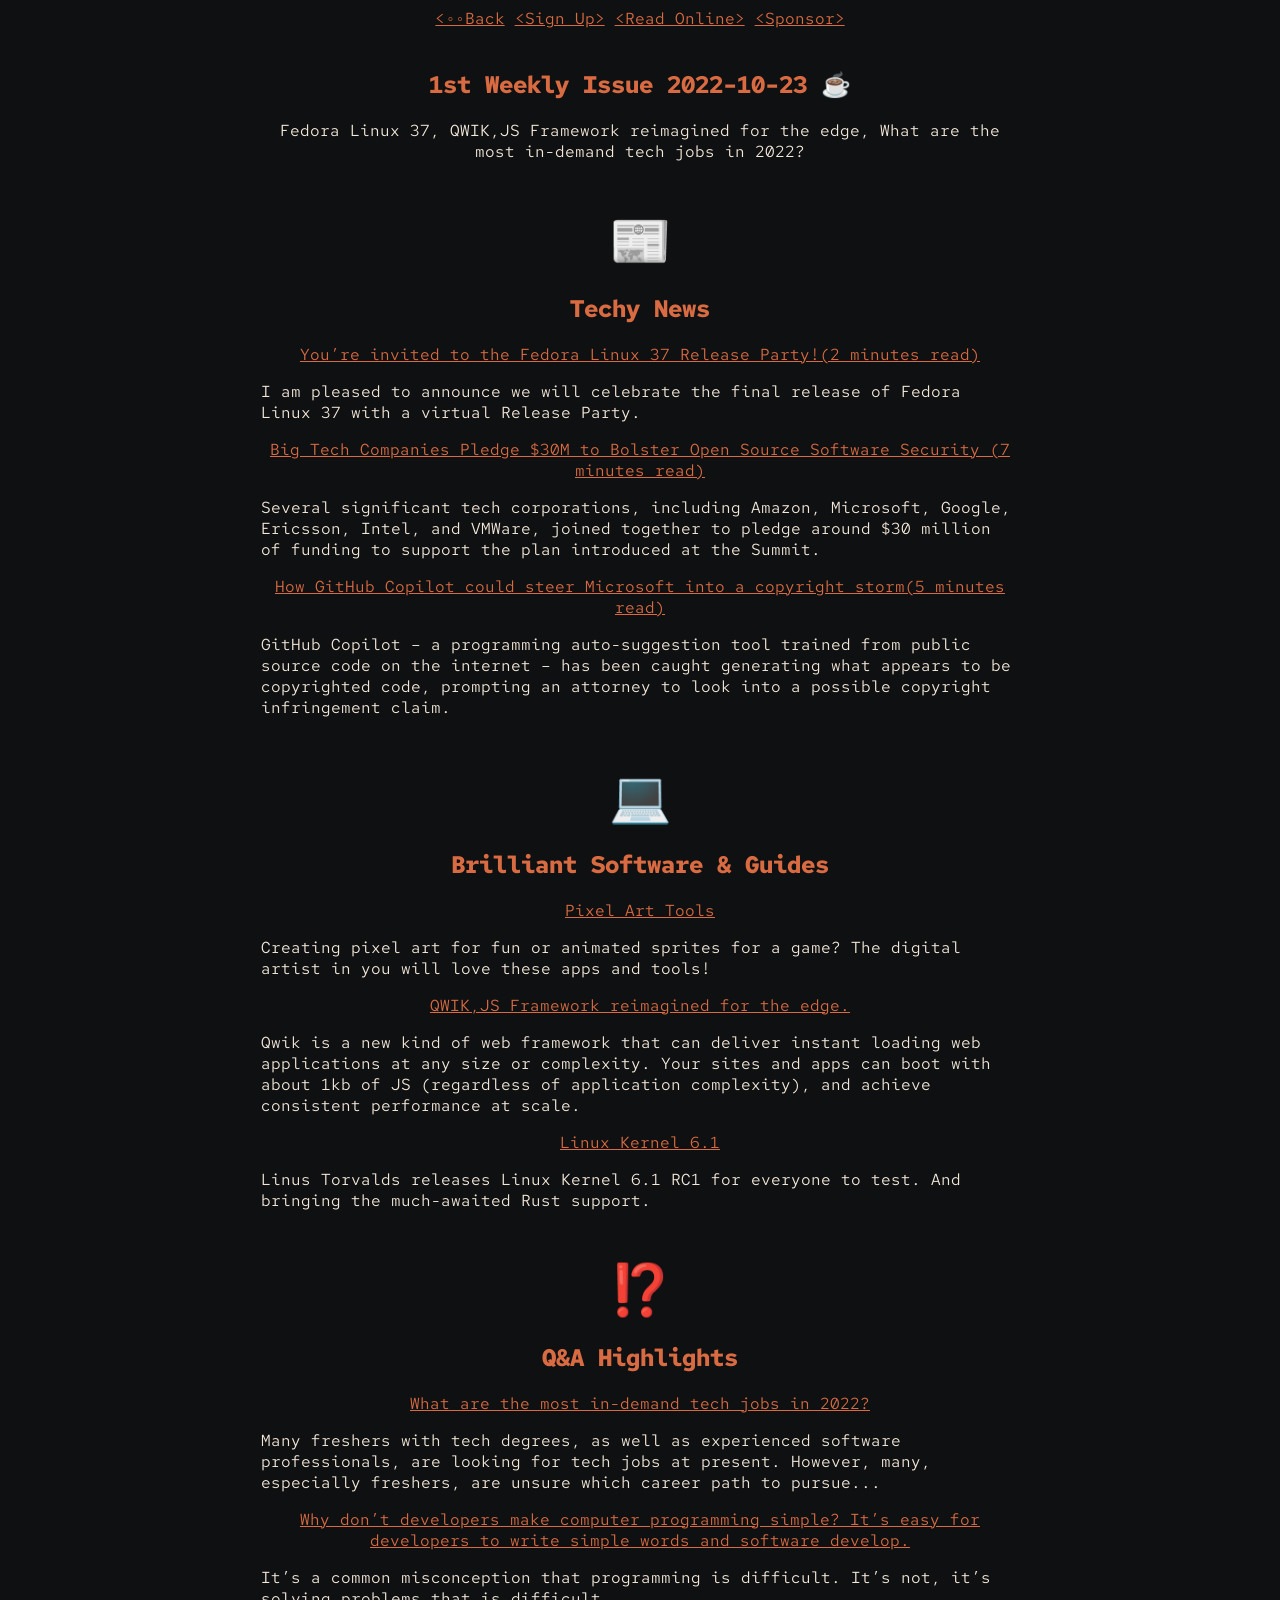
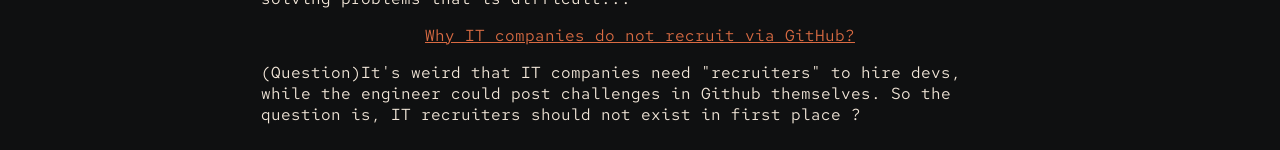
<file: issues/10-23-22.html>
<!DOCTYPE html>
<html lang="en" >
<head>
  <meta charset="UTF-8">
  <title>opensourcy.tech | 10-23-22 1st Issue</title>
  <meta name="description" content="open-source, sorted">
  <meta name="keywords" content="Tech News, open-source, Linux, software, cryptocurrency">
  <meta name="author" content="Gabriele Salvo">
  <meta name="viewport" content="width=device-width, initial-scale=1.0">
  <link rel="stylesheet" href="/css/styleIssues.css" >
  <link rel="icon" href="/favicon.svg" />
</head>
<html>
    <body>
      <div class="actions">
      <a href="/pages/archive.html">&lt;◦◦Back</a>
      <a href="/"> &lt;Sign Up&gt;</a>
      <a href="https://opensourcy.tech/issues/23-10-22.html" target="_blank">&lt;Read Online&gt;</a>
      <a href="https://opensourcy.tech/pages/sponsor.html" target="_blank">&lt;Sponsor&gt;</a>
    </div>
    <div class="mail-content">
     <h2>1st Weekly Issue 2022-10-23 ☕</h2>
     <p class="summary">Fedora Linux 37, QWIK,JS Framework reimagined for the edge, What are the most in-demand tech jobs in 2022?</p>
     <!--News-->
     <pre>📰</pre>
     <h2>Techy News</h2>
     <a href="https://fedoramagazine.org/youre-invited-to-the-fedora-linux-37-release-party/" target="_blank">You’re invited to the Fedora Linux 37 Release Party!(2 minutes read)</a>
     <p>I am pleased to announce we will celebrate the final release of Fedora Linux 37 with a virtual Release Party. </p>
     <a href="https://www.computer.org/publications/tech-news/trends/big-tech-pledges-money-to-open-source" target="_blank">Big Tech Companies Pledge $30M to Bolster Open Source Software Security (7 minutes read)</a>
     <p>Several significant tech corporations, including Amazon, Microsoft, Google, Ericsson, Intel, and VMWare, joined together to pledge around $30 million of funding to support the plan introduced at the Summit.</p>
     <a href="https://www.theregister.com/2022/10/19/github_copilot_copyright/" target="_blank">How GitHub Copilot could steer Microsoft into a copyright storm(5 minutes read)</a>
     <p>GitHub Copilot – a programming auto-suggestion tool trained from public source code on the internet – has been caught generating what appears to be copyrighted code, prompting an attorney to look into a possible copyright infringement claim.</p>
     <!--Breaking News-->
     <pre>💻</pre>
     <h2>Brilliant Software & Guides</h2>
     <a href="https://github.com/collections/pixel-art-tools" target="_blank">Pixel Art Tools</a>
     <p>Creating pixel art for fun or animated sprites for a game? The digital artist in you will love these apps and tools!</p>
     <a href="https://qwik.builder.io/" target="_blank">QWIK,JS Framework reimagined for the edge. </a>
     <p>Qwik is a new kind of web framework that can deliver instant loading web applications at any size or complexity. Your sites and apps can boot with about 1kb of JS (regardless of application complexity), and achieve consistent performance at scale.</p>
     <a href="https://www.debugpoint.com/linux-kernel-6-1-rc1/" target="_blank">Linux Kernel 6.1</a>
     <p>Linus Torvalds releases Linux Kernel 6.1 RC1 for everyone to test. And bringing the much-awaited Rust support.</p>
     <!--Breaking News-->
     <pre>⁉️</pre>
     <h2>Q&A Highlights</h2>
     <a href="https://www.quora.com/What-are-the-most-in-demand-tech-jobs-in-2022" target="_blank">What are the most in-demand tech jobs in 2022?</a>
     <p>Many freshers with tech degrees, as well as experienced software professionals, are looking for tech jobs at present. However, many, especially freshers, are unsure which career path to pursue...</p>
     <a href="https://www.quora.com/Why-don-t-developers-make-computer-programming-simple-It-s-easy-for-developers-to-write-simple-words-and-software-develop" target="_blank">Why don’t developers make computer programming simple? It’s easy for developers to write simple words and software develop.</a>
     <p>It’s a common misconception that programming is difficult. It’s not, it’s solving problems that is difficult...</p>
     <a href="https://news.ycombinator.com/item?id=33292049" target="_blank">Why IT companies do not recruit via GitHub?</a>
     <p>(Question)It's weird that IT companies need "recruiters" to hire devs, while the engineer could post challenges in Github themselves. So the question is, IT recruiters should not exist in first place ?</p>
     <!--Puzzle-->
      <!--<pre>🧩</pre>
     <h2>Puzzle of The Week</h2>
     <p>Lorem ipsum dolor, sit amet consectetur adipisicing elit. Quaerat magni ab laboriosam ea laborum ex doloribus, voluptates explicabo voluptas nihil fugiat. Unde nemo, velit doloribus consectetur ad excepturi rerum debitis!</p>
     <br>
     <br>
    </div>
   <style>
      /*Main*/
@import url('https://fonts.googleapis.com/css2?family=Red+Hat+Mono&display=swap');
html {
  display: grid;
  min-height: 100%;
}
@font-face {
  font-family: 'Red Hat Mono', monospace;
  src: url('https://fonts.googleapis.com/css2?family=Red+Hat+Mono&display=swap');
}
:root{
    --background: #262624;
    --color-p: #F2BDBD;
    --color-h: #D96B43;
    --color-fav: #A65233;
    --color-other: #8C512E;
    --orchid: #F92672;
    --br-blue: #66D9EF;
    --henn1nk: #539b00;
    --spice: #FD971F;
    --classColour: #FFE792;
    --parColour: #F8F8F2;
}
body {
  background: #0f1011;
  display: grid;
  grid-template-rows: auto;
  font-family: 'Red Hat Mono', monospace;
}
a {
  color: var(--color-h);
}
h2 {
  color: var(--color-h);
}
h3{
  color: var(--color-fav) ;
}

p {
  color: #F4E8DA;
  text-align: left;
}

pre {
  font-size: 50px;
  margin-bottom: 20px;
}
/*TOP BAR*/
.actions {
  position:relative;
  margin:0 auto;
  clear:left;
  height:auto;
  z-index: 0;
  text-align:center;
}

/*BODY EMAILS*/
.mail-content {
  margin: auto;
  margin-top: 10px;
  width: 60%;
  padding: 10px;
  text-align: center;
}
.summary {
  text-align: center;
}

/*Media Queries 480 on width*/
@media only screen and (max-width: 479px) {
  body {
    width: 100%;
    height: 100%;
    transform-origin: top left;
    transform: scale(68%);
  }
  .mail-content {
    margin: auto;
    width: 70%;
  }
}
    </style>-->
    </body>
</html>
</file>
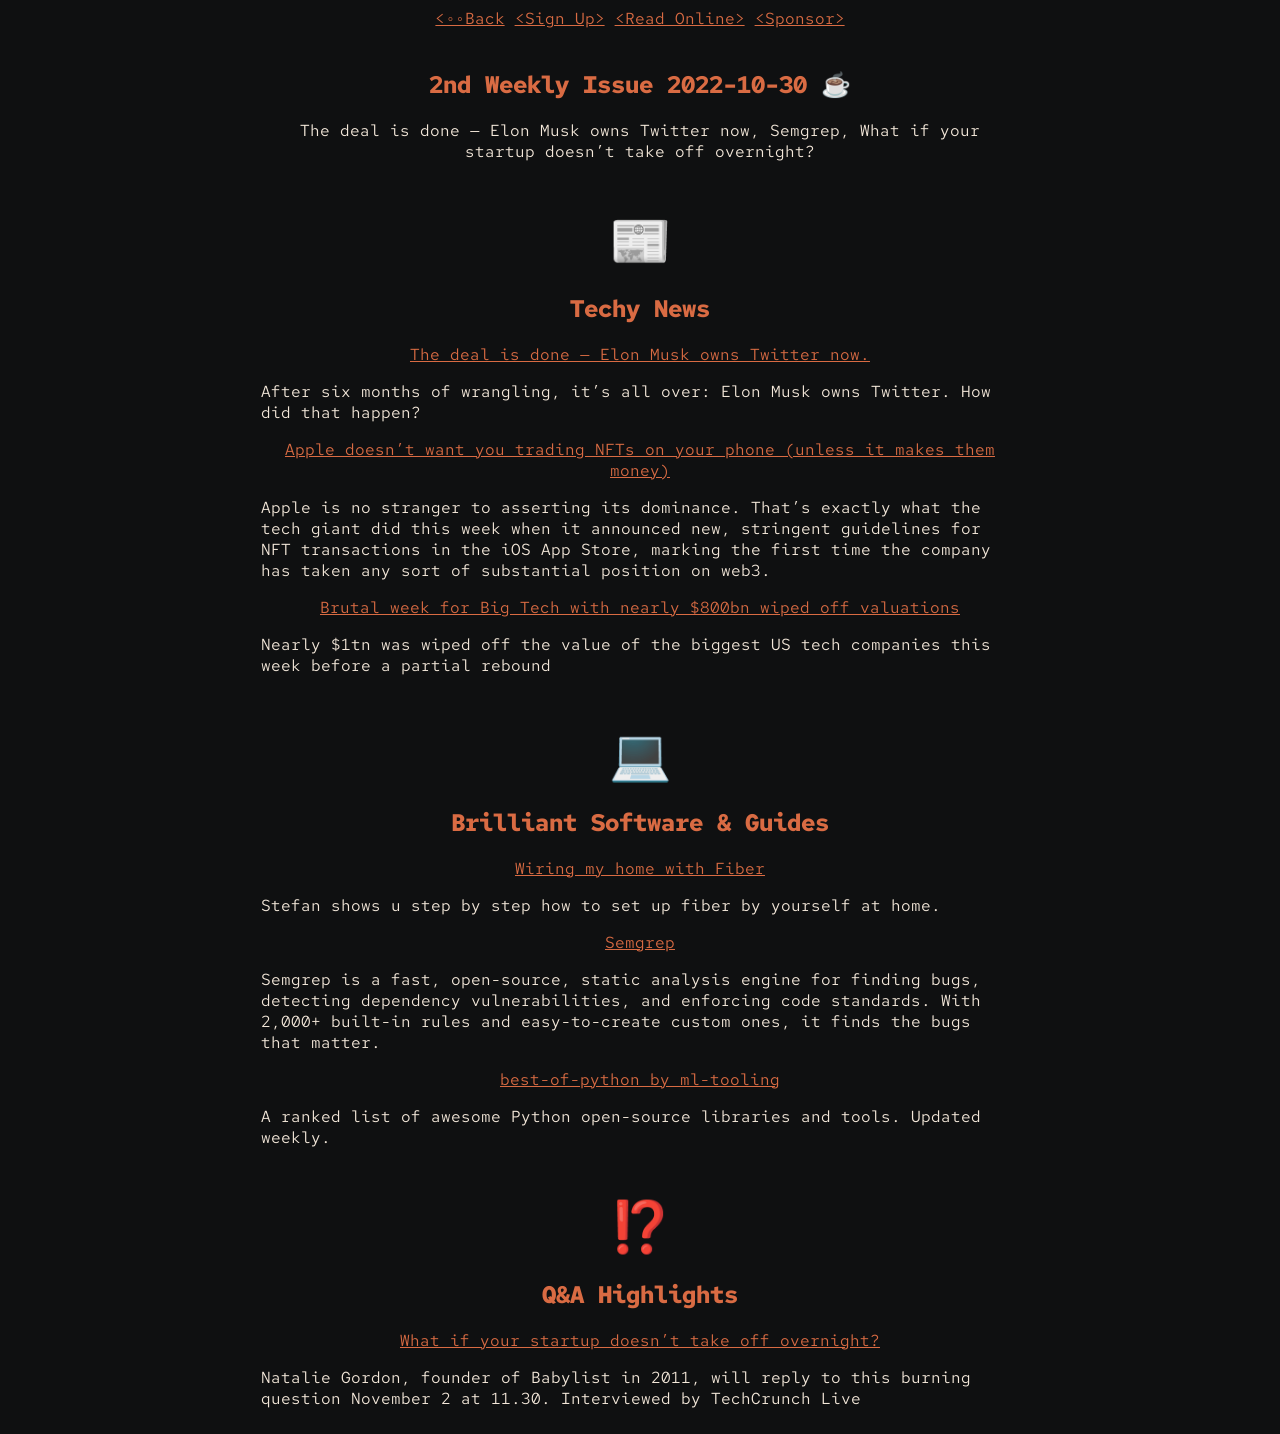
<file: issues/10-30-22.html>
<!DOCTYPE html>
<html lang="en" >
<head>
  <meta charset="UTF-8">
  <title>opensourcy.tech | 10-30-22 2nd Issue</title>
  <meta name="description" content="open-source, sorted">
  <meta name="keywords" content="Tech News, open-source, Linux, software, cryptocurrency">
  <meta name="author" content="Gabriele Salvo">
  <meta name="viewport" content="width=device-width, initial-scale=1.0">
  <link rel="stylesheet" href="/css/styleIssues.css" >
  <link rel="icon" href="/favicon.svg" />
</head>
<html>
    <body>
      <div class="actions">
      <a href="/pages/archive.html">&lt;◦◦Back</a>
      <a href="/"> &lt;Sign Up&gt;</a>
      <a href="https://opensourcy.tech/issues/23-10-22.html" target="_blank">&lt;Read Online&gt;</a>
      <a href="https://opensourcy.tech/pages/sponsor.html" target="_blank">&lt;Sponsor&gt;</a>
    </div>
    <div class="mail-content">
     <h2>2nd Weekly Issue 2022-10-30 ☕</h2>
     <p class="summary">The deal is done — Elon Musk owns Twitter now, Semgrep, What if your startup doesn’t take off overnight?</p>
     <!--News-->
     <pre>📰</pre>
     <h2>Techy News</h2>
     <a href="https://www.theverge.com/2022/4/11/23019836/elon-musk-twitter-board-of-directors-news-updates" target="_blank">The deal is done — Elon Musk owns Twitter now.</a>
     <p>After six months of wrangling, it’s all over: Elon Musk owns Twitter. How did that happen?</p>
     <a href="https://techcrunch.com/2022/10/27/apple-reddit-nfts-app-store-chain-reaction-podcast/" target="_blank">Apple doesn’t want you trading NFTs on your phone (unless it makes them money)</a>
     <p>Apple is no stranger to asserting its dominance. That’s exactly what the tech giant did this week when it announced new, stringent guidelines for NFT transactions in the iOS App Store, marking the first time the company has taken any sort of substantial position on web3.</p>
     <a href="https://www.ft.com/content/3abf8c31-95bb-47ea-a461-351a5fbfaa4d" target="_blank">Brutal week for Big Tech with nearly $800bn wiped off valuations</a>
     <p>Nearly $1tn was wiped off the value of the biggest US tech companies this week before a partial rebound</p>
     <!--Breaking Software-->
     <pre>💻</pre>
     <h2>Brilliant Software & Guides</h2>
     <a href="https://sschueller.github.io/posts/wiring-a-home-with-fiber/" target="_blank">Wiring my home with Fiber</a>
     <p>Stefan shows u step by step how to set up fiber by yourself at home.</p>
     <a href="https://github.com/marketplace/semgrep-dev" target="_blank">Semgrep</a>
     <p>Semgrep is a fast, open-source, static analysis engine for finding bugs, detecting dependency vulnerabilities, and enforcing code standards. With 2,000+ built-in rules and easy-to-create custom ones, it finds the bugs that matter.</p>
     <a href="https://github.com/ml-tooling/best-of-python" target="_blank"> best-of-python by ml-tooling</a>
     <p>A ranked list of awesome Python open-source libraries and tools. Updated weekly.</p>
     <!--!?-->
     <pre>⁉️</pre>
     <h2>Q&A Highlights</h2>
     <a href="https://techcrunch.com/2022/10/29/what-if-your-startup-doesnt-take-off-overnight/" target="_blank">What if your startup doesn’t take off overnight?</a>
     <p>Natalie Gordon, founder of Babylist in 2011, will reply to this burning question November 2 at 11.30. Interviewed by TechCrunch Live</p>
     <!--Puzzle-->
      <!--<pre>🧩</pre>
     <h2>Puzzle of The Week</h2>
     <p>Lorem ipsum dolor, sit amet consectetur adipisicing elit. Quaerat magni ab laboriosam ea laborum ex doloribus, voluptates explicabo voluptas nihil fugiat. Unde nemo, velit doloribus consectetur ad excepturi rerum debitis!</p>
     <br>
     <br>
    </div>
   <style>
      /*Main*/
@import url('https://fonts.googleapis.com/css2?family=Red+Hat+Mono&display=swap');
html {
  display: grid;
  min-height: 100%;
}
@font-face {
  font-family: 'Red Hat Mono', monospace;
  src: url('https://fonts.googleapis.com/css2?family=Red+Hat+Mono&display=swap');
}
:root{
    --background: #262624;
    --color-p: #F2BDBD;
    --color-h: #D96B43;
    --color-fav: #A65233;
    --color-other: #8C512E;
    --orchid: #F92672;
    --br-blue: #66D9EF;
    --henn1nk: #539b00;
    --spice: #FD971F;
    --classColour: #FFE792;
    --parColour: #F8F8F2;
}
body {
  background: #0f1011;
  display: grid;
  grid-template-rows: auto;
  font-family: 'Red Hat Mono', monospace;
}
a {
  color: var(--color-h);
}
h2 {
  color: var(--color-h);
}
h3{
  color: var(--color-fav) ;
}

p {
  color: #F4E8DA;
  text-align: left;
}

pre {
  font-size: 50px;
  margin-bottom: 20px;
}
/*TOP BAR*/
.actions {
  position:relative;
  margin:0 auto;
  clear:left;
  height:auto;
  z-index: 0;
  text-align:center;
}

/*BODY EMAILS*/
.mail-content {
  margin: auto;
  margin-top: 10px;
  width: 60%;
  padding: 10px;
  text-align: center;
}
.summary {
  text-align: center;
}

/*Media Queries 480 on width*/
@media only screen and (max-width: 479px) {
  body {
    width: 100%;
    height: 100%;
    transform-origin: top left;
    transform: scale(68%);
  }
  .mail-content {
    margin: auto;
    width: 70%;
  }
}
    </style>-->
    </body>
</html>
</file>
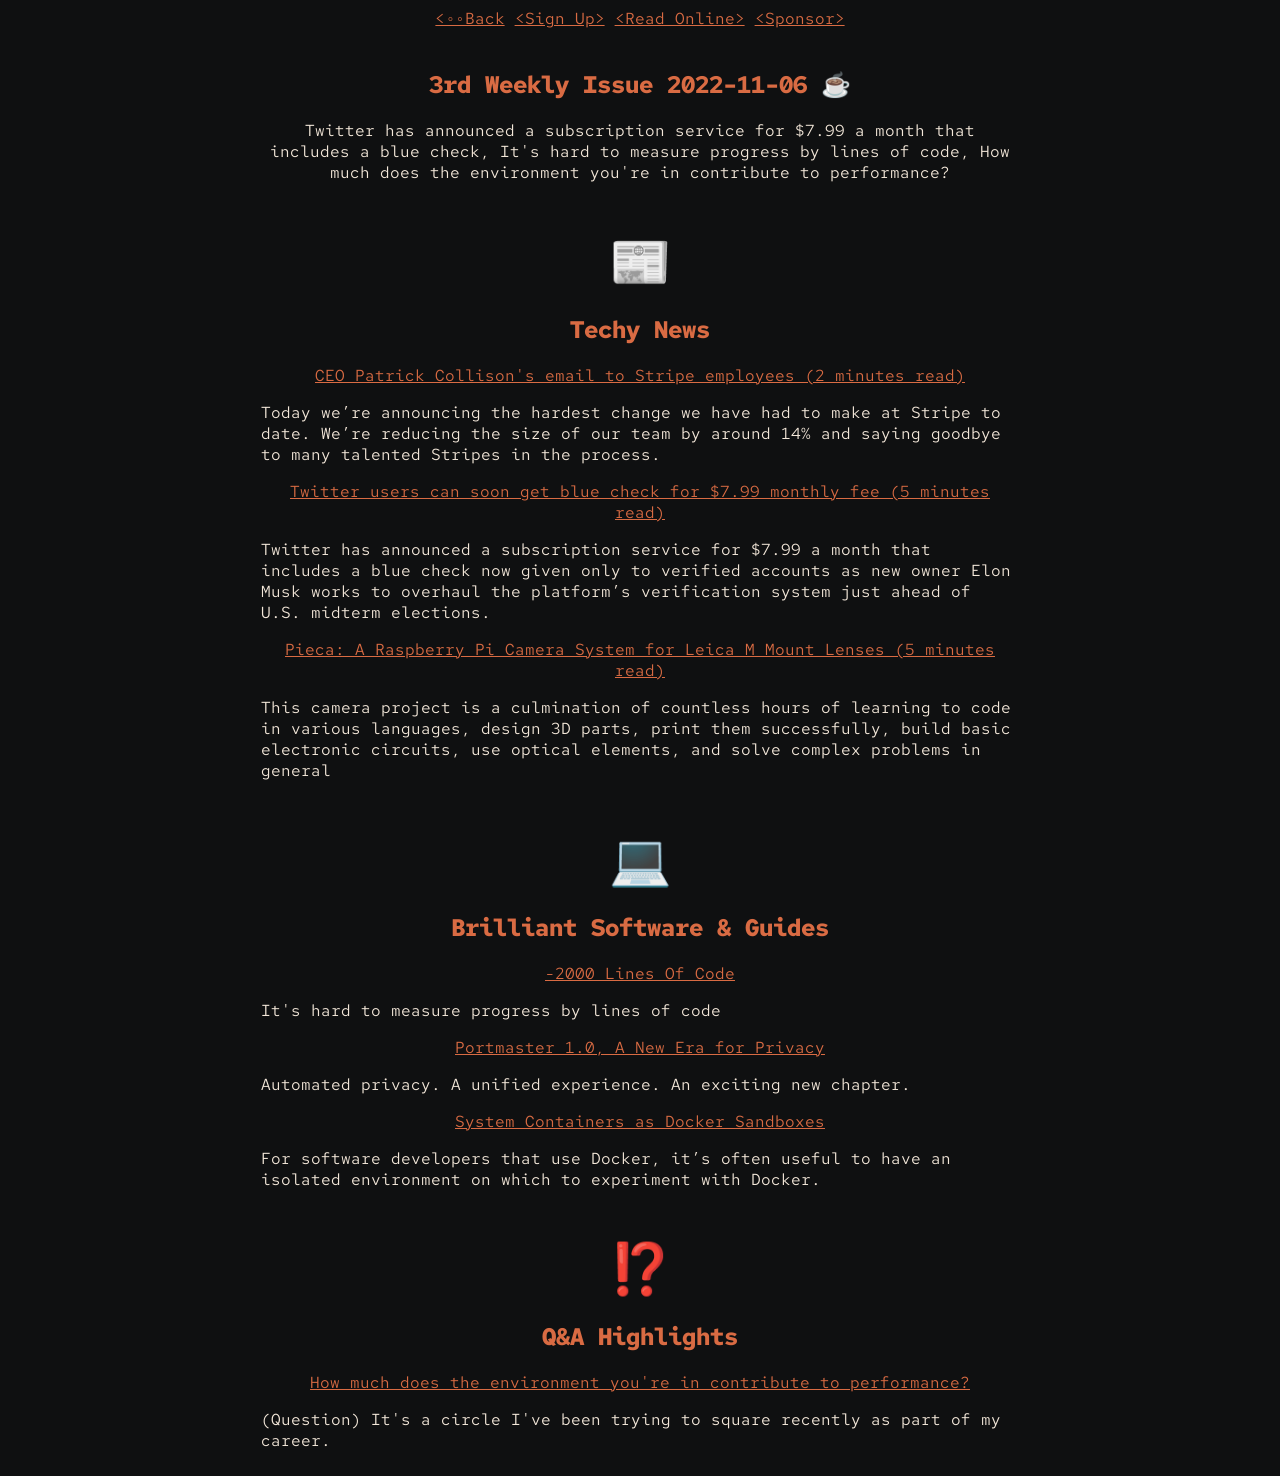
<file: issues/11-06-22.html>
<!DOCTYPE html>
<html lang="en" >
<head>
  <meta charset="UTF-8">
  <title>opensourcy.tech | 11-06-22 3rd Issue</title>
  <meta name="description" content="open-source, sorted">
  <meta name="keywords" content="Tech News, open-source, Linux, software, cryptocurrency">
  <meta name="author" content="Gabriele Salvo">
  <meta name="viewport" content="width=device-width, initial-scale=1.0">
  <link rel="stylesheet" href="/css/styleIssues.css" >
  <link rel="icon" href="/favicon.svg" />
</head>
<html>
    <body>
      <div class="actions">
      <a href="/pages/archive.html">&lt;◦◦Back</a>
      <a href="/"> &lt;Sign Up&gt;</a>
      <a href="https://opensourcy.tech/issues/23-10-22.html" target="_blank">&lt;Read Online&gt;</a>
      <a href="https://opensourcy.tech/pages/sponsor.html" target="_blank">&lt;Sponsor&gt;</a>
    </div>
    <div class="mail-content">
     <h2>3rd Weekly Issue 2022-11-06 ☕</h2>
     <p class="summary">Twitter has announced a subscription service for $7.99 a month that includes a blue check, It's hard to measure progress by lines of code, How much does the environment you're in contribute to performance?</p>
     <!--News-->
     <pre>📰</pre>
     <h2>Techy News</h2>
     <a href="https://stripe.com/en-au/newsroom/news/ceo-patrick-collisons-email-to-stripe-employees" target="_blank">CEO Patrick Collison's email to Stripe employees (2 minutes read)</a>
     <p>Today we’re announcing the hardest change we have had to make at Stripe to date. We’re reducing the size of our team by around 14% and saying goodbye to many talented Stripes in the process.</p>
     <a href="https://apnews.com/article/elon-musk-twitter-inc-technology-entertainment-business-61cb431325991db18e4320bbd4831caf" target="_blank">Twitter users can soon get blue check for $7.99 monthly fee (5 minutes read)</a>
     <p>Twitter has announced a subscription service for $7.99 a month that includes a blue check now given only to verified accounts as new owner Elon Musk works to overhaul the platform’s verification system just ahead of U.S. midterm elections.</p>
     <a href="https://teaandtechtime.com/pieca-a-raspberry-pi-camera-system-for-leica-m-mount-lenses/" target="_blank">Pieca: A Raspberry Pi Camera System for Leica M Mount Lenses (5 minutes read)</a>
     <p>This camera project is a culmination of countless hours of learning to code in various languages, design 3D parts, print them successfully, build basic electronic circuits, use optical elements, and solve complex problems in general</p>
     <!--Breaking News-->
     <pre>💻</pre>
     <h2>Brilliant Software & Guides</h2>
     <a href="https://www.folklore.org/StoryView.py?story=Negative_2000_Lines_Of_Code.txt" target="_blank">-2000 Lines Of Code</a>
     <p>It's hard to measure progress by lines of code</p>
     <a href="https://safing.io/blog/2022/10/27/portmaster-reaches-1.0/" target="_blank">Portmaster 1.0, A New Era for Privacy</a>
     <p>Automated privacy. A unified experience. An exciting new chapter.</p>
     <a href="https://blog.nestybox.com/2019/11/11/docker-sandbox.html" target="_blank">System Containers as Docker Sandboxes</a>
     <p>For software developers that use Docker, it’s often useful to have an isolated environment on which to experiment with Docker.</p>
     <!--Breaking News-->
     <pre>⁉️</pre>
     <h2>Q&A Highlights</h2>
     <a href="https://news.ycombinator.com/item?id=33475720" target="_blank">How much does the environment you're in contribute to performance?</a>
     <p>(Question) It's a circle I've been trying to square recently as part of my career.</p>
     <!--Puzzle-->
      <!--<pre>🧩</pre>
     <h2>Puzzle of The Week</h2>
     <p>Lorem ipsum dolor, sit amet consectetur adipisicing elit. Quaerat magni ab laboriosam ea laborum ex doloribus, voluptates explicabo voluptas nihil fugiat. Unde nemo, velit doloribus consectetur ad excepturi rerum debitis!</p>
     <br>
     <br>
    </div>
   <style>
      /*Main*/
@import url('https://fonts.googleapis.com/css2?family=Red+Hat+Mono&display=swap');
html {
  display: grid;
  min-height: 100%;
}
@font-face {
  font-family: 'Red Hat Mono', monospace;
  src: url('https://fonts.googleapis.com/css2?family=Red+Hat+Mono&display=swap');
}
:root{
    --background: #262624;
    --color-p: #F2BDBD;
    --color-h: #D96B43;
    --color-fav: #A65233;
    --color-other: #8C512E;
    --orchid: #F92672;
    --br-blue: #66D9EF;
    --henn1nk: #539b00;
    --spice: #FD971F;
    --classColour: #FFE792;
    --parColour: #F8F8F2;
}
body {
  background: #0f1011;
  display: grid;
  grid-template-rows: auto;
  font-family: 'Red Hat Mono', monospace;
}
a {
  color: var(--color-h);
}
h2 {
  color: var(--color-h);
}
h3{
  color: var(--color-fav) ;
}

p {
  color: #F4E8DA;
  text-align: left;
}

pre {
  font-size: 50px;
  margin-bottom: 20px;
}
/*TOP BAR*/
.actions {
  position:relative;
  margin:0 auto;
  clear:left;
  height:auto;
  z-index: 0;
  text-align:center;
}

/*BODY EMAILS*/
.mail-content {
  margin: auto;
  margin-top: 10px;
  width: 60%;
  padding: 10px;
  text-align: center;
}
.summary {
  text-align: center;
}

/*Media Queries 480 on width*/
@media only screen and (max-width: 479px) {
  body {
    width: 100%;
    height: 100%;
    transform-origin: top left;
    transform: scale(68%);
  }
  .mail-content {
    margin: auto;
    width: 70%;
  }
}
    </style>-->
    </body>
</html>
</file>
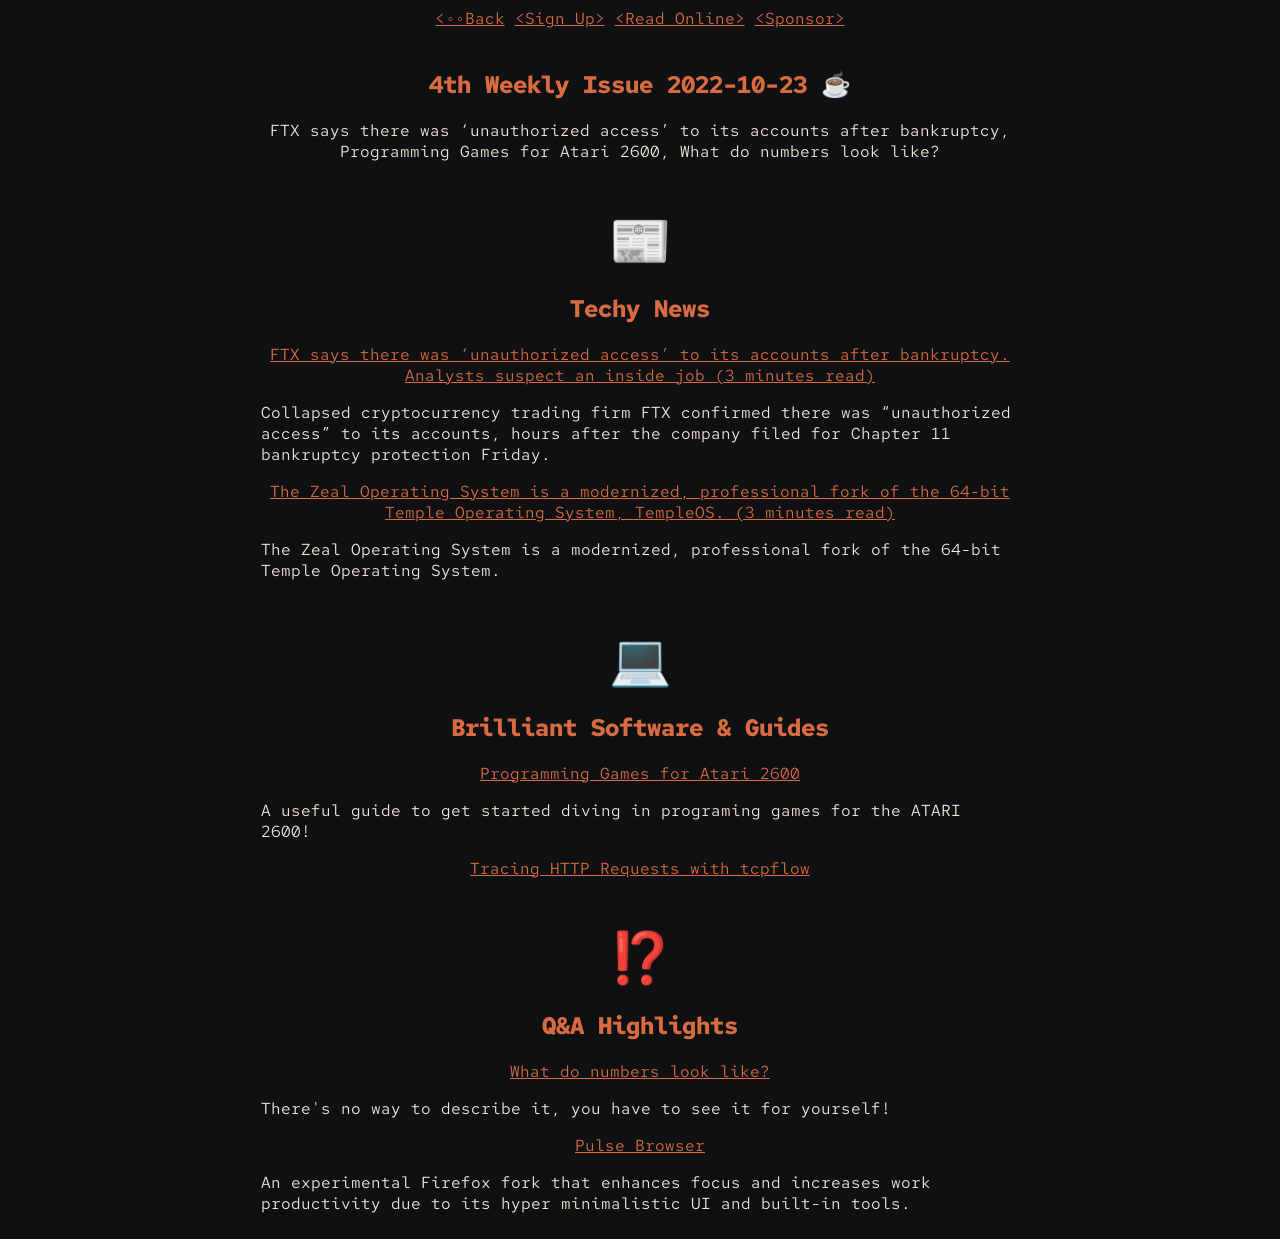
<file: issues/11-13-22.html>
<!DOCTYPE html>
<html lang="en" >
<head>
  <meta charset="UTF-8">
  <title>opensourcy.tech | 11-13-22 4th Issue</title>
  <meta name="description" content="open-source, sorted">
  <meta name="keywords" content="Tech News, open-source, Linux, software, cryptocurrency">
  <meta name="author" content="Gabriele Salvo">
  <meta name="viewport" content="width=device-width, initial-scale=1.0">
  <link rel="stylesheet" href="/css/styleIssues.css" >
  <link rel="icon" href="/favicon.svg" />
</head>
<html>
    <body>
      <div class="actions">
      <a href="/pages/archive.html">&lt;◦◦Back</a>
      <a href="/"> &lt;Sign Up&gt;</a>
      <a href="https://opensourcy.tech/issues/23-10-22.html" target="_blank">&lt;Read Online&gt;</a>
      <a href="https://opensourcy.tech/pages/sponsor.html" target="_blank">&lt;Sponsor&gt;</a>
    </div>
    <div class="mail-content">
     <h2>4th Weekly Issue 2022-10-23 ☕</h2>
     <p class="summary">FTX says there was ‘unauthorized access’ to its accounts after bankruptcy, Programming Games for Atari 2600, What do numbers look like?</p>
     <!--News-->
     <pre>📰</pre>
     <h2>Techy News</h2>
     <a href="https://fortune.com/crypto/2022/11/13/ftx-unauthorized-access-funds-bankruptcy-analysts-suspect-inside-job/" target="_blank"> FTX says there was ‘unauthorized access’ to its accounts after bankruptcy. Analysts suspect an inside job (3 minutes read)</a>
     <p>Collapsed cryptocurrency trading firm FTX confirmed there was “unauthorized access” to its accounts, hours after the company filed for Chapter 11 bankruptcy protection Friday.</p>
     <a href="https://zeal-operating-system.github.io/" target="_blank"> The Zeal Operating System is a modernized, professional fork of the 64-bit Temple Operating System, TempleOS. (3 minutes read)</a>
     <p>The Zeal Operating System is a modernized, professional fork of the 64-bit Temple Operating System.</p>
     <!--Breaking News-->
     <pre>💻</pre>
     <h2>Brilliant Software & Guides</h2>
     <a href="https://forums.atariage.com/topic/339819-upcoming-book-on-atari-2600-programming-now-available/" target="_blank">Programming Games for Atari 2600</a>
     <p>A useful guide to get started diving in programing games for the ATARI 2600!</p>
     <a href="https://ananthakumaran.in/2022/11/12/trace-http-requests.html" target="_blank">Tracing HTTP Requests with tcpflow</a>
     <!--Breaking News-->
     <pre>⁉️</pre>
     <h2>Q&A Highlights</h2>
     <a href="https://johnhw.github.io/umap_primes/index.md.html" target="_blank">What do numbers look like?</a>
     <p>There's no way to describe it, you have to see it for yourself!</p>
     <a href="https://pulsebrowser.app/" target="_blank">Pulse Browser</a>
     <p>An experimental Firefox fork that enhances focus and increases work productivity due to its hyper minimalistic UI and built-in tools.</p>
     <!--Puzzle-->
      <!--<pre>🧩</pre>
     <h2>Puzzle of The Week</h2>
     <p>Lorem ipsum dolor, sit amet consectetur adipisicing elit. Quaerat magni ab laboriosam ea laborum ex doloribus, voluptates explicabo voluptas nihil fugiat. Unde nemo, velit doloribus consectetur ad excepturi rerum debitis!</p>
     <br>
     <br>
    </div>
   <style>
      /*Main*/
@import url('https://fonts.googleapis.com/css2?family=Red+Hat+Mono&display=swap');
html {
  display: grid;
  min-height: 100%;
}
@font-face {
  font-family: 'Red Hat Mono', monospace;
  src: url('https://fonts.googleapis.com/css2?family=Red+Hat+Mono&display=swap');
}
:root{
    --background: #262624;
    --color-p: #F2BDBD;
    --color-h: #D96B43;
    --color-fav: #A65233;
    --color-other: #8C512E;
    --orchid: #F92672;
    --br-blue: #66D9EF;
    --henn1nk: #539b00;
    --spice: #FD971F;
    --classColour: #FFE792;
    --parColour: #F8F8F2;
}
body {
  background: #0f1011;
  display: grid;
  grid-template-rows: auto;
  font-family: 'Red Hat Mono', monospace;
}
a {
  color: var(--color-h);
}
h2 {
  color: var(--color-h);
}
h3{
  color: var(--color-fav) ;
}

p {
  color: #F4E8DA;
  text-align: left;
}

pre {
  font-size: 50px;
  margin-bottom: 20px;
}
/*TOP BAR*/
.actions {
  position:relative;
  margin:0 auto;
  clear:left;
  height:auto;
  z-index: 0;
  text-align:center;
}

/*BODY EMAILS*/
.mail-content {
  margin: auto;
  margin-top: 10px;
  width: 60%;
  padding: 10px;
  text-align: center;
}
.summary {
  text-align: center;
}

/*Media Queries 480 on width*/
@media only screen and (max-width: 479px) {
  body {
    width: 100%;
    height: 100%;
    transform-origin: top left;
    transform: scale(68%);
  }
  .mail-content {
    margin: auto;
    width: 70%;
  }
}
    </style>-->
    </body>
</html>
</file>
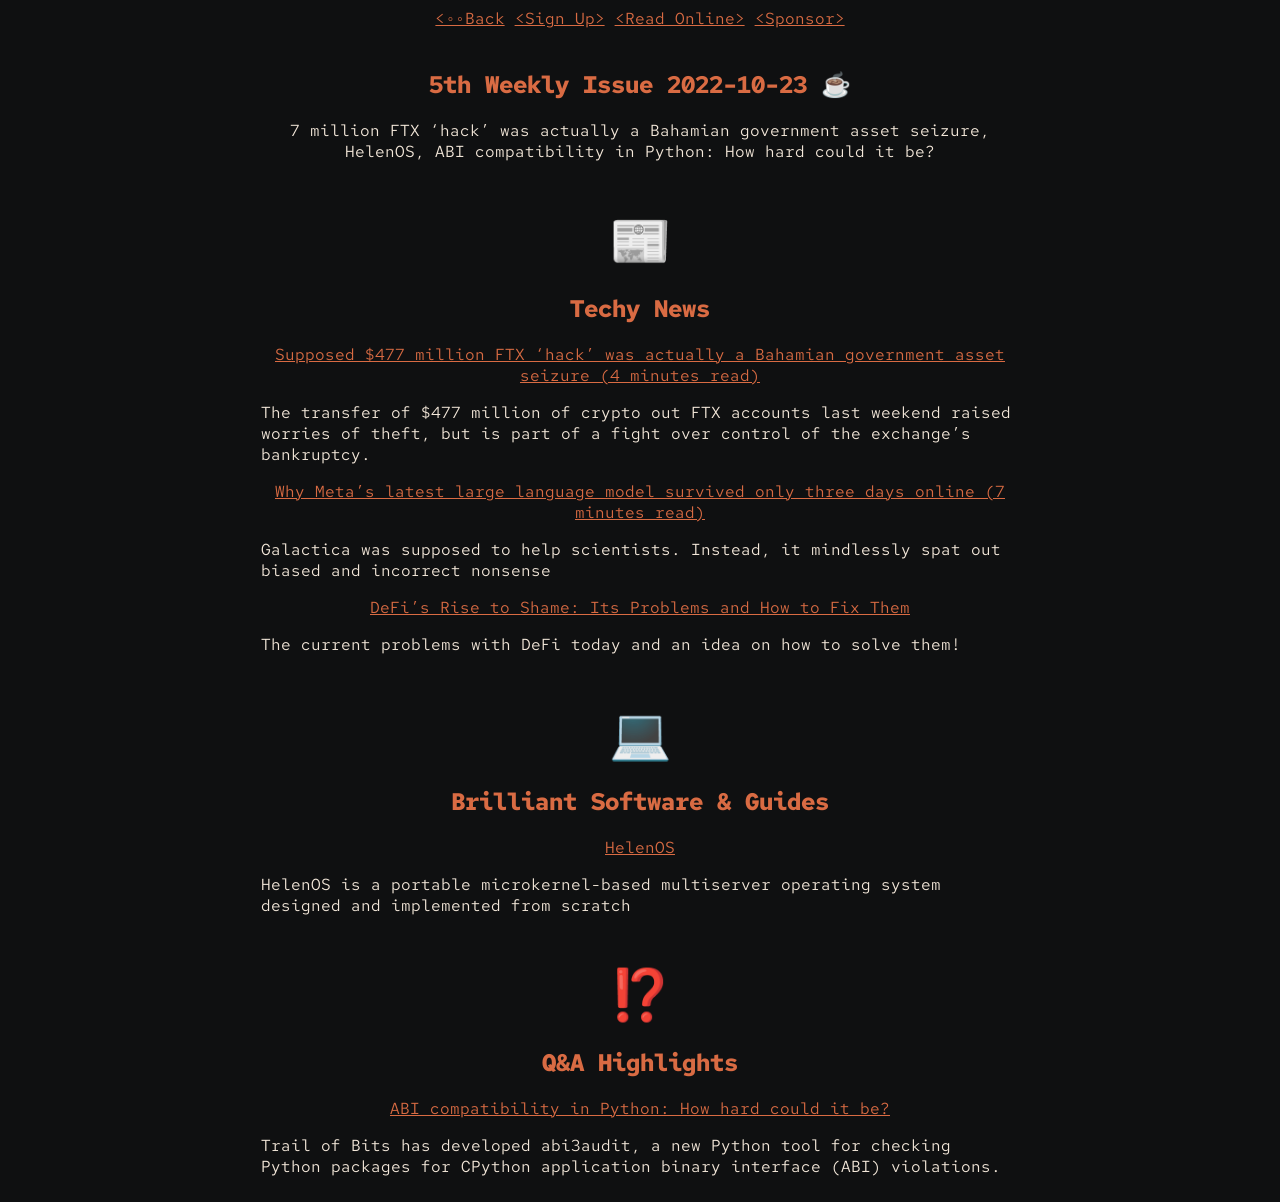
<file: issues/11-20-22.html>
<!DOCTYPE html>
<html lang="en" >
<head>
  <meta charset="UTF-8">
  <title>opensourcy.tech | 11-20-22 5th Issue</title>
  <meta name="description" content="open-source, sorted">
  <meta name="keywords" content="Tech News, open-source, Linux, software, cryptocurrency">
  <meta name="author" content="Gabriele Salvo">
  <meta name="viewport" content="width=device-width, initial-scale=1.0">
  <link rel="stylesheet" href="/css/styleIssues.css" >
  <link rel="icon" href="/favicon.svg" />
</head>
<html>
    <body>
      <div class="actions">
      <a href="/pages/archive.html">&lt;◦◦Back</a>
      <a href="/"> &lt;Sign Up&gt;</a>
      <a href="https://opensourcy.tech/issues/23-10-22.html" target="_blank">&lt;Read Online&gt;</a>
      <a href="https://opensourcy.tech/pages/sponsor.html" target="_blank">&lt;Sponsor&gt;</a>
    </div>
    <div class="mail-content">
     <h2>5th Weekly Issue 2022-10-23 ☕</h2>
     <p class="summary">7 million FTX ‘hack’ was actually a Bahamian government asset seizure, HelenOS, ABI compatibility in Python: How hard could it be?</p>
     <!--News-->
     <pre>📰</pre>
     <h2>Techy News</h2>
     <a href="https://www.marketwatch.com/story/supposed-477-million-ftx-hack-was-actually-a-bahamian-government-asset-seizure-11668782216" target="_blank">Supposed $477 million FTX ‘hack’ was actually a Bahamian government asset seizure (4 minutes read)</a>
     <p>The transfer of $477 million of crypto out FTX accounts last weekend raised worries of theft, but is part of a fight over control of the exchange’s bankruptcy. </p>
     <a href="https://www.technologyreview.com/2022/11/18/1063487/meta-large-language-model-ai-only-survived-three-days-gpt-3-science/" target="_blank"> Why Meta’s latest large language model survived only three days online (7 minutes read)</a>
     <p>Galactica was supposed to help scientists. Instead, it mindlessly spat out biased and incorrect nonsense</p>
     <a href="https://hackernoon.com/defis-rise-to-shame-its-problems-and-how-to-fix-them" target="_blank">DeFi’s Rise to Shame: Its Problems and How to Fix Them</a>
     <p>The current problems with DeFi today and an idea on how to solve them!</p>
     <!--Breaking News-->
     <pre>💻</pre>
     <h2>Brilliant Software & Guides</h2>
     <a href="http://www.helenos.org/" target="_blank">HelenOS</a>
     <p>HelenOS is a portable microkernel-based multiserver operating system designed and implemented from scratch</p>
     <!--Breaking News-->
     <pre>⁉️</pre>
     <h2>Q&A Highlights</h2>
     <a href="https://blog.trailofbits.com/2022/11/15/python-wheels-abi-abi3audit/" target="_blank">ABI compatibility in Python: How hard could it be?</a>
     <p>Trail of Bits has developed abi3audit, a new Python tool for checking Python packages for CPython application binary interface (ABI) violations. </p>
     <!--Puzzle-->
      <!--<pre>🧩</pre>
     <h2>Puzzle of The Week</h2>
     <p>Lorem ipsum dolor, sit amet consectetur adipisicing elit. Quaerat magni ab laboriosam ea laborum ex doloribus, voluptates explicabo voluptas nihil fugiat. Unde nemo, velit doloribus consectetur ad excepturi rerum debitis!</p>
     <br>
     <br>
    </div>
   <style>
      /*Main*/
@import url('https://fonts.googleapis.com/css2?family=Red+Hat+Mono&display=swap');
html {
  display: grid;
  min-height: 100%;
}
@font-face {
  font-family: 'Red Hat Mono', monospace;
  src: url('https://fonts.googleapis.com/css2?family=Red+Hat+Mono&display=swap');
}
:root{
    --background: #262624;
    --color-p: #F2BDBD;
    --color-h: #D96B43;
    --color-fav: #A65233;
    --color-other: #8C512E;
    --orchid: #F92672;
    --br-blue: #66D9EF;
    --henn1nk: #539b00;
    --spice: #FD971F;
    --classColour: #FFE792;
    --parColour: #F8F8F2;
}
body {
  background: #0f1011;
  display: grid;
  grid-template-rows: auto;
  font-family: 'Red Hat Mono', monospace;
}
a {
  color: var(--color-h);
}
h2 {
  color: var(--color-h);
}
h3{
  color: var(--color-fav) ;
}

p {
  color: #F4E8DA;
  text-align: left;
}

pre {
  font-size: 50px;
  margin-bottom: 20px;
}
/*TOP BAR*/
.actions {
  position:relative;
  margin:0 auto;
  clear:left;
  height:auto;
  z-index: 0;
  text-align:center;
}

/*BODY EMAILS*/
.mail-content {
  margin: auto;
  margin-top: 10px;
  width: 60%;
  padding: 10px;
  text-align: center;
}
.summary {
  text-align: center;
}

/*Media Queries 480 on width*/
@media only screen and (max-width: 479px) {
  body {
    width: 100%;
    height: 100%;
    transform-origin: top left;
    transform: scale(68%);
  }
  .mail-content {
    margin: auto;
    width: 70%;
  }
}
    </style>-->
    </body>
</html>
</file>
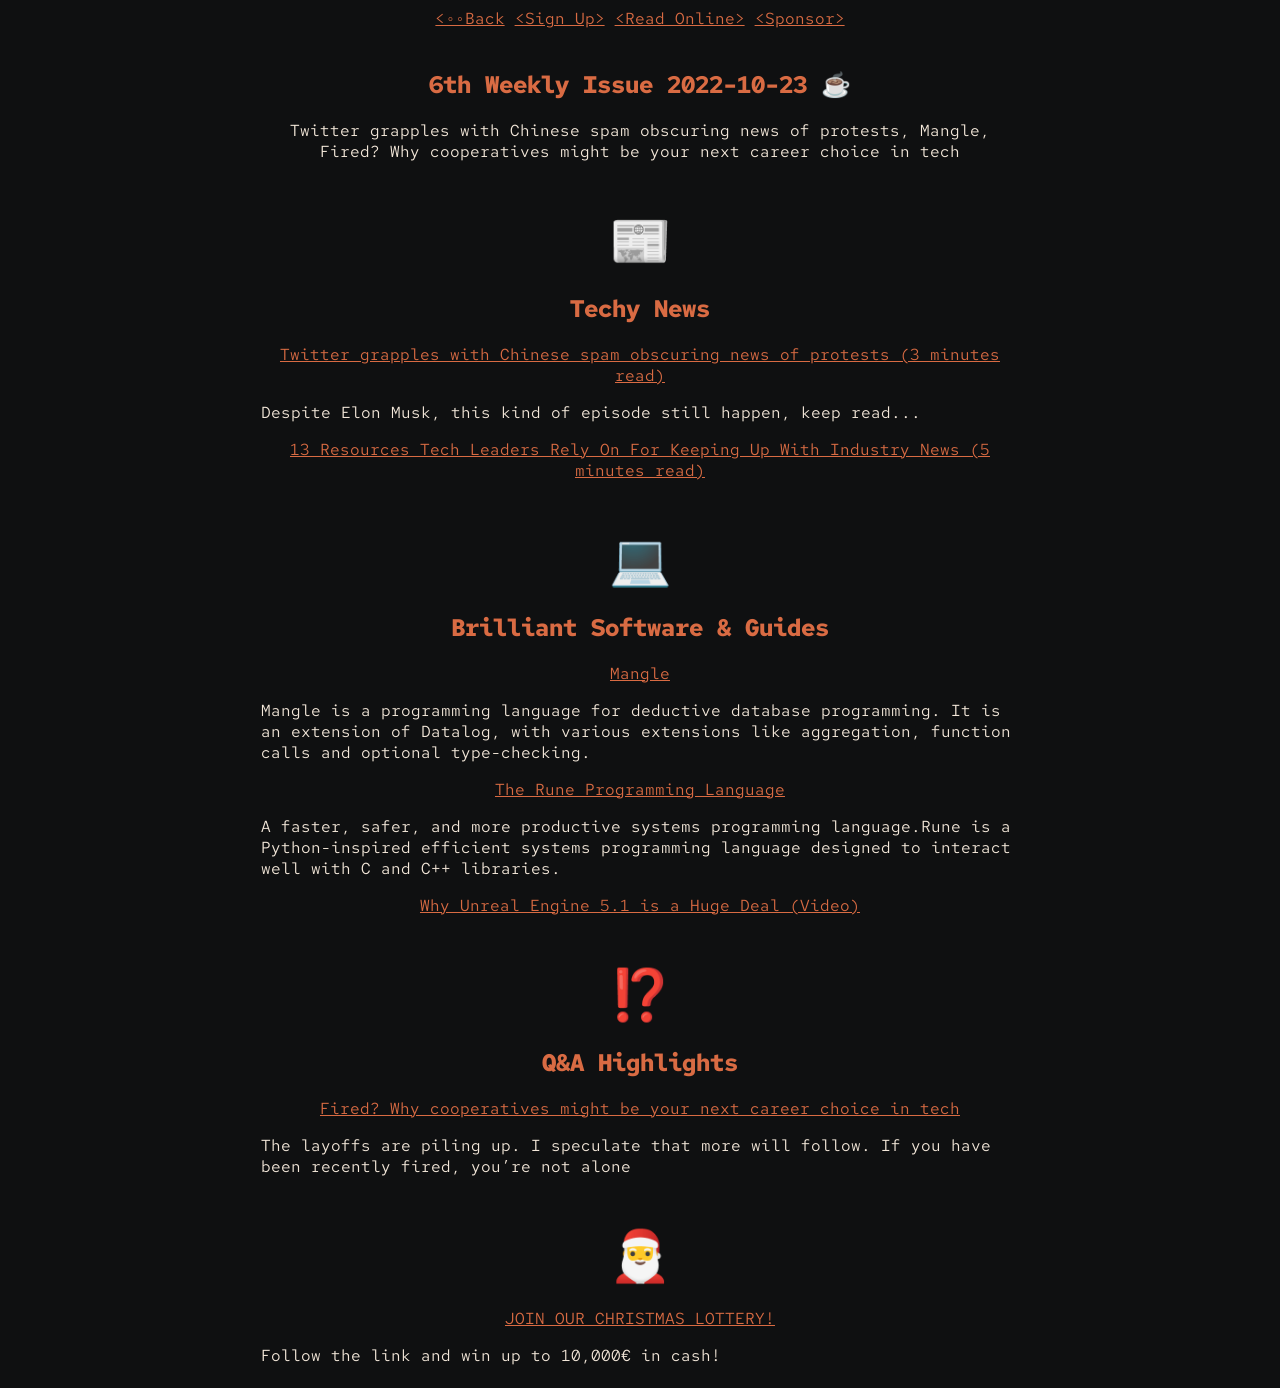
<file: issues/11-27-22.html>
<!DOCTYPE html>
<html lang="en" >
<head>
  <meta charset="UTF-8">
  <title>opensourcy.tech | 11-20-22 6th Issue</title>
  <meta name="description" content="open-source, sorted">
  <meta name="keywords" content="Tech News, open-source, Linux, software, cryptocurrency">
  <meta name="author" content="Gabriele Salvo">
  <meta name="viewport" content="width=device-width, initial-scale=1.0">
  <link rel="stylesheet" href="/css/styleIssues.css" >
  <link rel="icon" href="/favicon.svg" />
</head>
<html>
    <body>
      <div class="actions">
      <a href="/pages/archive.html">&lt;◦◦Back</a>
      <a href="/"> &lt;Sign Up&gt;</a>
      <a href="https://opensourcy.tech/issues/23-10-22.html" target="_blank">&lt;Read Online&gt;</a>
      <a href="https://opensourcy.tech/pages/sponsor.html" target="_blank">&lt;Sponsor&gt;</a>
    </div>
    <div class="mail-content">
     <h2>6th Weekly Issue 2022-10-23 ☕</h2>
     <p class="summary">Twitter grapples with Chinese spam obscuring news of protests, Mangle, Fired? Why cooperatives might be your next career choice in tech</p>
     <!--News-->
     <pre>📰</pre>
     <h2>Techy News</h2>
     <a href="https://www.washingtonpost.com/technology/2022/11/27/twitter-china-spam-protests/" target="_blank"> Twitter grapples with Chinese spam obscuring news of protests (3 minutes read)</a>
     <p>Despite Elon Musk, this kind of episode still happen, keep read...</p>
     <a href="https://www.forbes.com/sites/forbestechcouncil/2022/11/23/13-resources-tech-leaders-rely-on-for-keeping-up-with-industry-news/?sh=2d9245582797" target="_blank"> 13 Resources Tech Leaders Rely On For Keeping Up With Industry News (5 minutes read)</a>
     <p></p>
     <!--Breaking News-->
     <pre>💻</pre>
     <h2>Brilliant Software & Guides</h2>
     <a href="https://github.com/google/mangle" target="_blank">Mangle</a>
     <p>Mangle is a programming language for deductive database programming. It is an extension of Datalog, with various extensions like aggregation, function calls and optional type-checking.</p>
     <a href="https://github.com/google/rune" target="_blank">The Rune Programming Language</a>
     <p>A faster, safer, and more productive systems programming language.Rune is a Python-inspired efficient systems programming language designed to interact well with C and C++ libraries.</p>
     <a href="https://www.youtube.com/watch?v=FUGqzE6Je5c" target="_blank">Why Unreal Engine 5.1 is a Huge Deal (Video)</a>
     <p></p>
     <!--Breaking News-->
     <pre>⁉️</pre>
     <h2>Q&A Highlights</h2>
     <a href="https://medium.com/camplight/fired-why-cooperatives-might-be-your-next-career-choice-in-tech-73d689466609" target="_blank">Fired? Why cooperatives might be your next career choice in tech</a>
     <p>The layoffs are piling up. I speculate that more will follow. If you have been recently fired, you’re not alone</p>
      <!--Lottery-->
     <pre>🎅</pre>
     <a href="/pages/lottery.html" target="_blank">JOIN OUR CHRISTMAS LOTTERY!</a>
     <p>Follow the link and win up to 10,000€ in cash!</p>
     <!--Puzzle-->
      <!--<pre>🧩</pre>
     <h2>Puzzle of The Week</h2>
     <p>Lorem ipsum dolor, sit amet consectetur adipisicing elit. Quaerat magni ab laboriosam ea laborum ex doloribus, voluptates explicabo voluptas nihil fugiat. Unde nemo, velit doloribus consectetur ad excepturi rerum debitis!</p>
     <br>
     <br>
    </div>
   <style>
      /*Main*/
@import url('https://fonts.googleapis.com/css2?family=Red+Hat+Mono&display=swap');
html {
  display: grid;
  min-height: 100%;
}
@font-face {
  font-family: 'Red Hat Mono', monospace;
  src: url('https://fonts.googleapis.com/css2?family=Red+Hat+Mono&display=swap');
}
:root{
    --background: #262624;
    --color-p: #F2BDBD;
    --color-h: #D96B43;
    --color-fav: #A65233;
    --color-other: #8C512E;
    --orchid: #F92672;
    --br-blue: #66D9EF;
    --henn1nk: #539b00;
    --spice: #FD971F;
    --classColour: #FFE792;
    --parColour: #F8F8F2;
}
body {
  background: #0f1011;
  display: grid;
  grid-template-rows: auto;
  font-family: 'Red Hat Mono', monospace;
}
a {
  color: var(--color-h);
}
h2 {
  color: var(--color-h);
}
h3{
  color: var(--color-fav) ;
}

p {
  color: #F4E8DA;
  text-align: left;
}

pre {
  font-size: 50px;
  margin-bottom: 20px;
}
/*TOP BAR*/
.actions {
  position:relative;
  margin:0 auto;
  clear:left;
  height:auto;
  z-index: 0;
  text-align:center;
}

/*BODY EMAILS*/
.mail-content {
  margin: auto;
  margin-top: 10px;
  width: 60%;
  padding: 10px;
  text-align: center;
}
.summary {
  text-align: center;
}

/*Media Queries 480 on width*/
@media only screen and (max-width: 479px) {
  body {
    width: 100%;
    height: 100%;
    transform-origin: top left;
    transform: scale(68%);
  }
  .mail-content {
    margin: auto;
    width: 70%;
  }
}
    </style>-->
    </body>
</html>
</file>
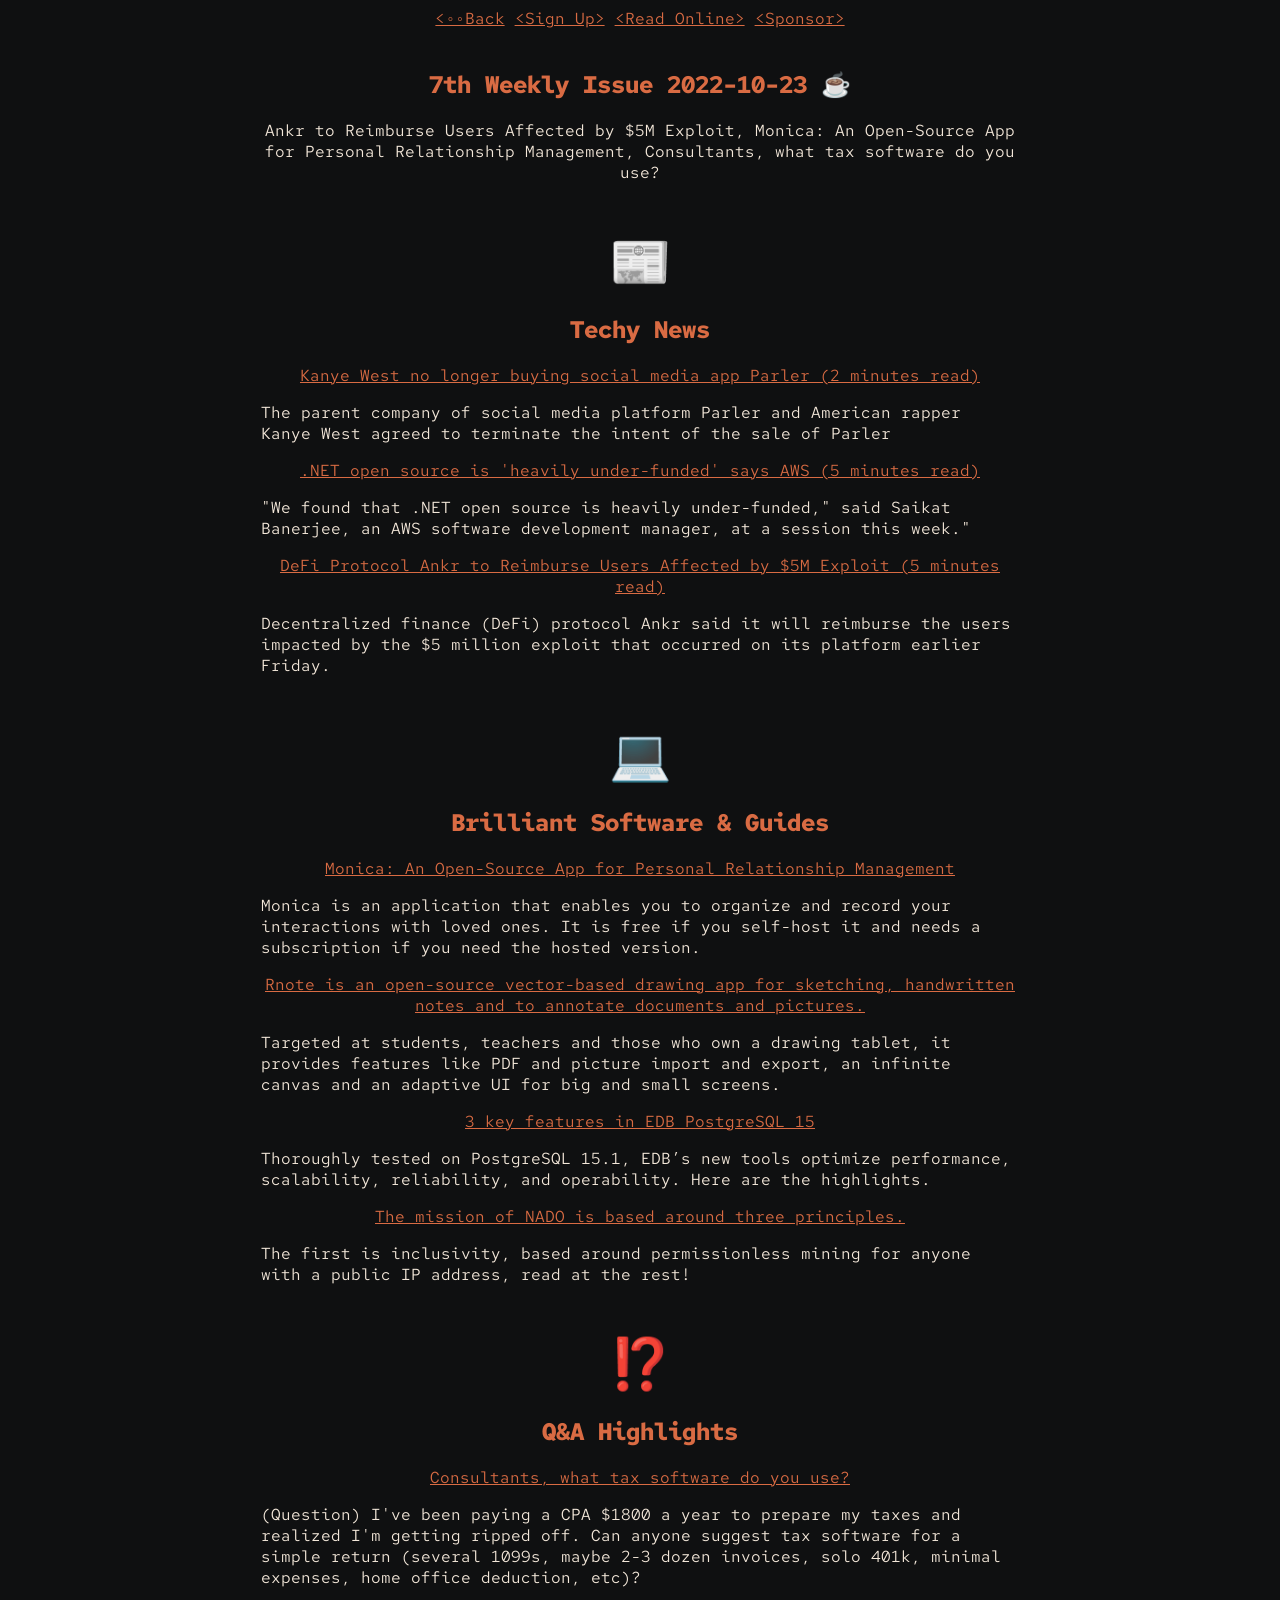
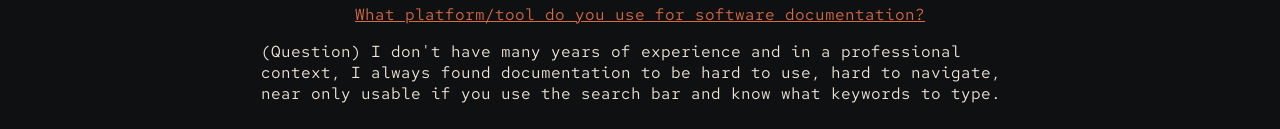
<file: issues/12-04-22.html>
<!DOCTYPE html>
<html lang="en" >
<head>
  <meta charset="UTF-8">
  <title>opensourcy.tech | 12-04-22 7th Issue</title>
  <meta name="description" content="open-source, sorted">
  <meta name="keywords" content="Tech News, open-source, Linux, software, cryptocurrency">
  <meta name="author" content="Gabriele Salvo">
  <meta name="viewport" content="width=device-width, initial-scale=1.0">
  <link rel="stylesheet" href="/css/styleIssues.css" >
  <link rel="icon" href="/favicon.svg" />
</head>
<html>
    <body>
      <div class="actions">
      <a href="/pages/archive.html">&lt;◦◦Back</a>
      <a href="/"> &lt;Sign Up&gt;</a>
      <a href="https://opensourcy.tech/issues/23-10-22.html" target="_blank">&lt;Read Online&gt;</a>
      <a href="https://opensourcy.tech/pages/sponsor.html" target="_blank">&lt;Sponsor&gt;</a>
    </div>
    <div class="mail-content">
     <h2>7th Weekly Issue 2022-10-23 ☕</h2>
     <p class="summary">Ankr to Reimburse Users Affected by $5M Exploit, Monica: An Open-Source App for Personal Relationship Management, Consultants, what tax software do you use?</p>
     <!--News-->
     <pre>📰</pre>
     <h2>Techy News</h2>
     <a href="https://nypost.com/2022/12/01/kanye-west-no-longer-buying-social-media-app-parler/" target="_blank">Kanye West no longer buying social media app Parler (2 minutes read)</a>
     <p>The parent company of social media platform Parler and American rapper Kanye West agreed to terminate the intent of the sale of Parler </p>
     <a href="https://www.theregister.com/2022/12/01/net_open_source_heavily_underfunded/" target="_blank">.NET open source is 'heavily under-funded' says AWS (5 minutes read)</a>
     <p>"We found that .NET open source is heavily under-funded," said Saikat Banerjee, an AWS software development manager, at a session this week."</p>
     <a href="https://www.coindesk.com/markets/2022/12/02/defi-protocol-ankr-exploited-for-over-5m/" target="_blank">DeFi Protocol Ankr to Reimburse Users Affected by $5M Exploit (5 minutes read)</a>
     <p>Decentralized finance (DeFi) protocol Ankr said it will reimburse the users impacted by the $5 million exploit that occurred on its platform earlier Friday.</p>
     <!--Breaking News-->
     <pre>💻</pre>
     <h2>Brilliant Software & Guides</h2>
     <a href="https://itsfoss.com/monica/" target="_blank">Monica: An Open-Source App for Personal Relationship Management</a>
     <p>Monica is an application that enables you to organize and record your interactions with loved ones. It is free if you self-host it and needs a subscription if you need the hosted version.</p>
     <a href="https://rnote.flxzt.net/" target="_blank">Rnote is an open-source vector-based drawing app for sketching, handwritten notes and to annotate documents and pictures. </a>
     <p>Targeted at students, teachers and those who own a drawing tablet, it provides features like PDF and picture import and export, an infinite canvas and an adaptive UI for big and small screens. </p>
     <a href="https://www.infoworld.com/article/3681112/3-key-features-in-edb-postgresql-15.html" target="_blank">3 key features in EDB PostgreSQL 15</a>
     <p>Thoroughly tested on PostgreSQL 15.1, EDB’s new tools optimize performance, scalability, reliability, and operability. Here are the highlights.</p>
     <a href="https://nado.live/" target="_blank">The mission of NADO is based around three principles.</a>
     <p>The first is inclusivity, based around permissionless mining for anyone with a public IP address, read at the rest!</p>
     <!--Breaking News-->
     <pre>⁉️</pre>
     <h2>Q&A Highlights</h2>
     <a href="https://news.ycombinator.com/item?id=33843816" target="_blank">Consultants, what tax software do you use?</a>
     <p>(Question) 	
      I've been paying a CPA $1800 a year to prepare my taxes and realized I'm getting ripped off. Can anyone suggest tax software for a simple return (several 1099s, maybe 2-3 dozen invoices, solo 401k, minimal expenses, home office deduction, etc)?</p>
     <a href="https://news.ycombinator.com/item?id=33842401" target="_blank">What platform/tool do you use for software documentation?</a>
     <p>(Question) 
      I don't have many years of experience and in a professional context, I always found documentation to be hard to use, hard to navigate, near only usable if you use the search bar and know what keywords to type.</p>
     <!--Puzzle-->
      <!--<pre>🧩</pre>
     <h2>Puzzle of The Week</h2>
     <p>Lorem ipsum dolor, sit amet consectetur adipisicing elit. Quaerat magni ab laboriosam ea laborum ex doloribus, voluptates explicabo voluptas nihil fugiat. Unde nemo, velit doloribus consectetur ad excepturi rerum debitis!</p>
     <br>
     <br>
    </div>
   <style>
      /*Main*/
@import url('https://fonts.googleapis.com/css2?family=Red+Hat+Mono&display=swap');
html {
  display: grid;
  min-height: 100%;
}
@font-face {
  font-family: 'Red Hat Mono', monospace;
  src: url('https://fonts.googleapis.com/css2?family=Red+Hat+Mono&display=swap');
}
:root{
    --background: #262624;
    --color-p: #F2BDBD;
    --color-h: #D96B43;
    --color-fav: #A65233;
    --color-other: #8C512E;
    --orchid: #F92672;
    --br-blue: #66D9EF;
    --henn1nk: #539b00;
    --spice: #FD971F;
    --classColour: #FFE792;
    --parColour: #F8F8F2;
}
body {
  background: #0f1011;
  display: grid;
  grid-template-rows: auto;
  font-family: 'Red Hat Mono', monospace;
}
a {
  color: var(--color-h);
}
h2 {
  color: var(--color-h);
}
h3{
  color: var(--color-fav) ;
}

p {
  color: #F4E8DA;
  text-align: left;
}

pre {
  font-size: 50px;
  margin-bottom: 20px;
}
/*TOP BAR*/
.actions {
  position:relative;
  margin:0 auto;
  clear:left;
  height:auto;
  z-index: 0;
  text-align:center;
}

/*BODY EMAILS*/
.mail-content {
  margin: auto;
  margin-top: 10px;
  width: 60%;
  padding: 10px;
  text-align: center;
}
.summary {
  text-align: center;
}

/*Media Queries 480 on width*/
@media only screen and (max-width: 479px) {
  body {
    width: 100%;
    height: 100%;
    transform-origin: top left;
    transform: scale(68%);
  }
  .mail-content {
    margin: auto;
    width: 70%;
  }
}
    </style>-->
    </body>
</html>
</file>
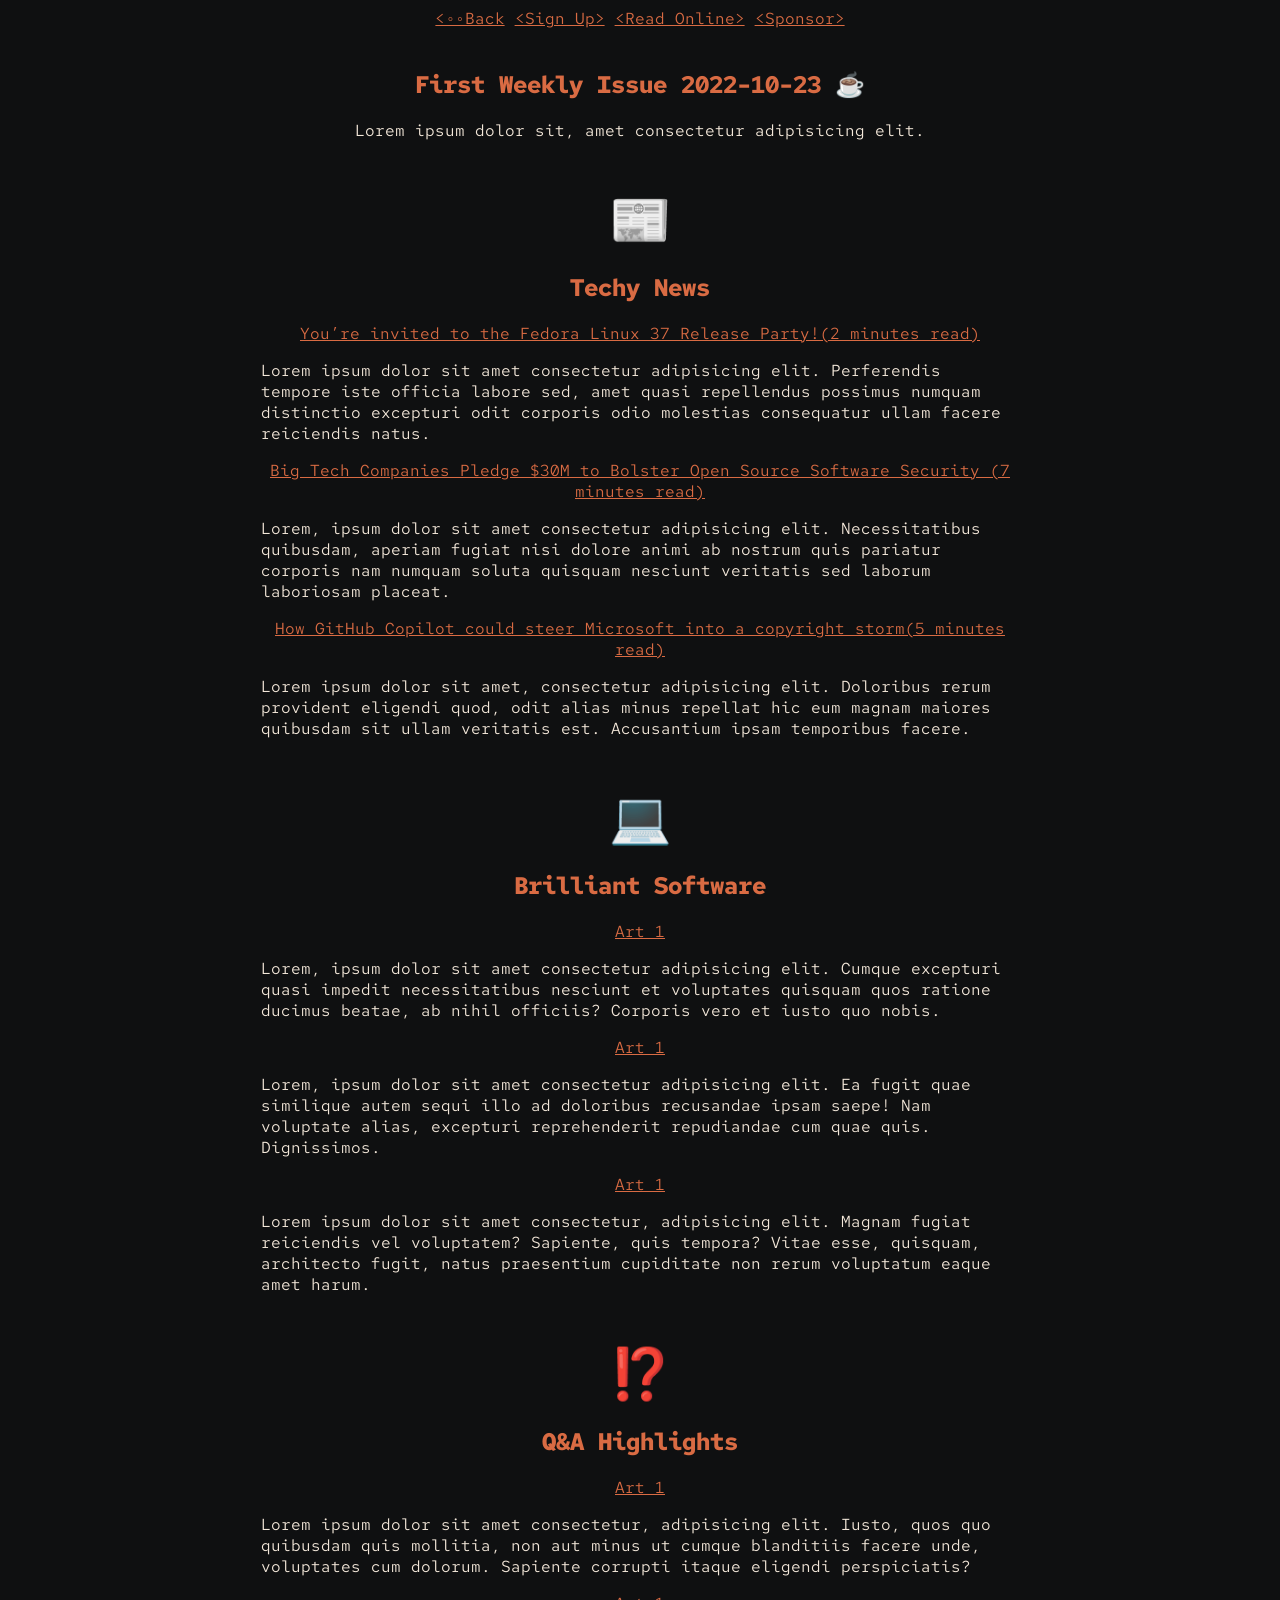
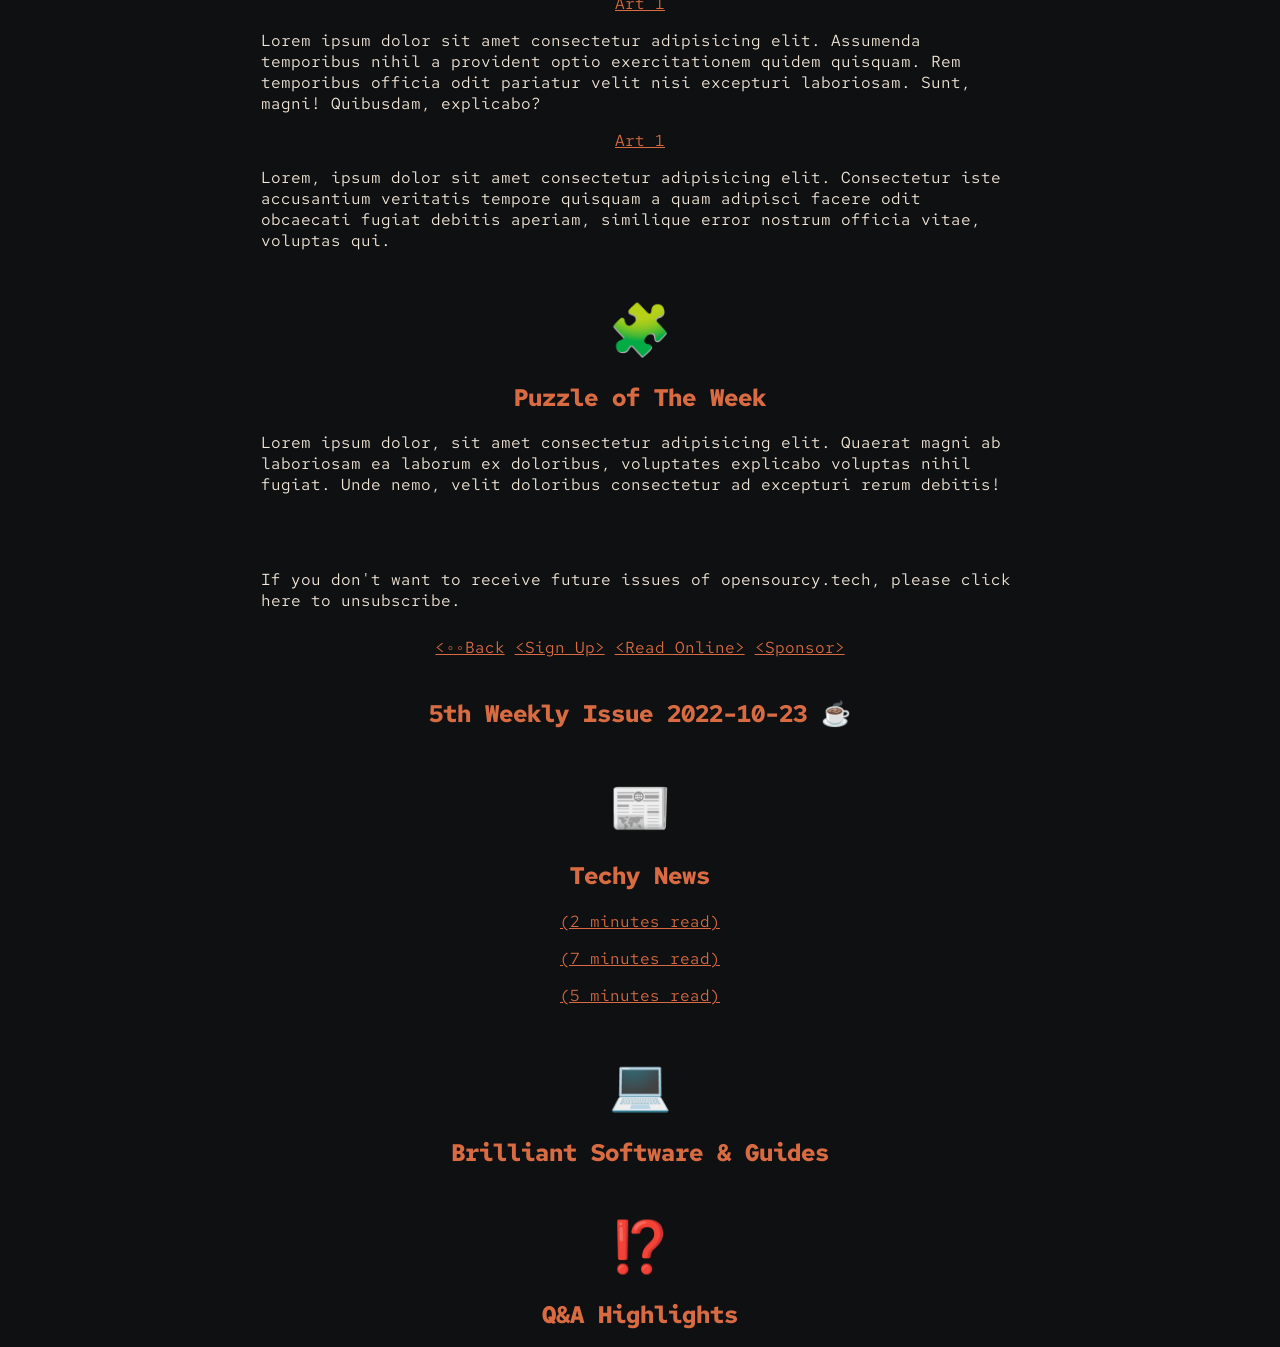
<file: issues/template.html>
<!DOCTYPE html>
<html lang="en" >
<head>
  <meta charset="UTF-8">
  <title>opensourcy.tech | 10-23-22 First Issue</title>
  <meta name="description" content="open-source, sorted">
  <meta name="keywords" content="Tech News, open-source, Linux, software, cryptocurrency">
  <meta name="author" content="Gabriele Salvo">
  <meta name="viewport" content="width=device-width, initial-scale=1.0">
  <link rel="stylesheet" href="/css/styleIssues.css" >
  <link rel="icon" href="/favicon.svg" />
</head>
<html>
    <body>
      <div class="actions">
      <a href="/pages/archive.html">&lt;◦◦Back</a>
      <a href="/"> &lt;Sign Up&gt;</a>
      <a href="https://opensourcy.tech/issues/23-10-22.html" target="_blank">&lt;Read Online&gt;</a>
      <a href="https://opensourcy.tech/pages/sponsor.html" target="_blank">&lt;Sponsor&gt;</a>
    </div>
    <div class="mail-content">
     <h2>First Weekly Issue 2022-10-23 ☕</h2>
     <p class="summary">Lorem ipsum dolor sit, amet consectetur adipisicing elit.</p>
     <!--News-->
     <pre>📰</pre>
     <h2>Techy News</h2>
     <a href="https://fedoramagazine.org/youre-invited-to-the-fedora-linux-37-release-party/" target="_blank">You’re invited to the Fedora Linux 37 Release Party!(2 minutes read)</a>
     <p>Lorem ipsum dolor sit amet consectetur adipisicing elit. Perferendis tempore iste officia labore sed, amet quasi repellendus possimus numquam distinctio excepturi odit corporis odio molestias consequatur ullam facere reiciendis natus.</p>
     <a href="https://www.computer.org/publications/tech-news/trends/big-tech-pledges-money-to-open-source" target="_blank">Big Tech Companies Pledge $30M to Bolster Open Source Software Security (7 minutes read)</a>
     <p>Lorem, ipsum dolor sit amet consectetur adipisicing elit. Necessitatibus quibusdam, aperiam fugiat nisi dolore animi ab nostrum quis pariatur corporis nam numquam soluta quisquam nesciunt veritatis sed laborum laboriosam placeat.</p>
     <a href="https://www.theregister.com/2022/10/19/github_copilot_copyright/" target="_blank">How GitHub Copilot could steer Microsoft into a copyright storm(5 minutes read)</a>
     <p>Lorem ipsum dolor sit amet, consectetur adipisicing elit. Doloribus rerum provident eligendi quod, odit alias minus repellat hic eum magnam maiores quibusdam sit ullam veritatis est. Accusantium ipsam temporibus facere.</p>
     <!--Breaking News-->
     <pre>💻</pre>
     <h2>Brilliant Software</h2>
     <a href="#" target="_blank">Art 1</a>
     <p>Lorem, ipsum dolor sit amet consectetur adipisicing elit. Cumque excepturi quasi impedit necessitatibus nesciunt et voluptates quisquam quos ratione ducimus beatae, ab nihil officiis? Corporis vero et iusto quo nobis.</p>
     <a href="#" target="_blank">Art 1</a>
     <p>Lorem, ipsum dolor sit amet consectetur adipisicing elit. Ea fugit quae similique autem sequi illo ad doloribus recusandae ipsam saepe! Nam voluptate alias, excepturi reprehenderit repudiandae cum quae quis. Dignissimos.</p>
     <a href="#" target="_blank">Art 1</a>
     <p>Lorem ipsum dolor sit amet consectetur, adipisicing elit. Magnam fugiat reiciendis vel voluptatem? Sapiente, quis tempora? Vitae esse, quisquam, architecto fugit, natus praesentium cupiditate non rerum voluptatum eaque amet harum.</p>
     <!--Breaking News-->
     <pre>⁉️</pre>
     <h2>Q&A Highlights</h2>
     <a href="#" target="_blank">Art 1</a>
     <p>Lorem ipsum dolor sit amet consectetur, adipisicing elit. Iusto, quos quo quibusdam quis mollitia, non aut minus ut cumque blanditiis facere unde, voluptates cum dolorum. Sapiente corrupti itaque eligendi perspiciatis?</p>
     <a href="#" target="_blank">Art 1</a>
     <p>Lorem ipsum dolor sit amet consectetur adipisicing elit. Assumenda temporibus nihil a provident optio exercitationem quidem quisquam. Rem temporibus officia odit pariatur velit nisi excepturi laboriosam. Sunt, magni! Quibusdam, explicabo?</p>
     <a href="#" target="_blank">Art 1</a>
     <p>Lorem, ipsum dolor sit amet consectetur adipisicing elit. Consectetur iste accusantium veritatis tempore quisquam a quam adipisci facere odit obcaecati fugiat debitis aperiam, similique error nostrum officia vitae, voluptas qui.</p>
     <!--Puzzle-->
     <pre>🧩</pre>
     <h2>Puzzle of The Week</h2>
     <p>Lorem ipsum dolor, sit amet consectetur adipisicing elit. Quaerat magni ab laboriosam ea laborum ex doloribus, voluptates explicabo voluptas nihil fugiat. Unde nemo, velit doloribus consectetur ad excepturi rerum debitis!</p>
     <br>
     <br>
     <p>If you don't want to receive future issues of opensourcy.tech, please click here to unsubscribe.</p>
    </div>
    </body>
</html>


<!DOCTYPE html>
<html lang="en" >
<head>
  <meta charset="UTF-8">
  <title>opensourcy.tech | 11-20-22 5th Issue</title>
  <meta name="description" content="open-source, sorted">
  <meta name="keywords" content="Tech News, open-source, Linux, software, cryptocurrency">
  <meta name="author" content="Gabriele Salvo">
  <meta name="viewport" content="width=device-width, initial-scale=1.0">
  <link rel="stylesheet" href="/css/styleIssues.css" >
  <link rel="icon" href="/favicon.svg" />
</head>
<html>
    <body>
      <div class="actions">
      <a href="/pages/archive.html">&lt;◦◦Back</a>
      <a href="/"> &lt;Sign Up&gt;</a>
      <a href="https://opensourcy.tech/issues/23-10-22.html" target="_blank">&lt;Read Online&gt;</a>
      <a href="https://opensourcy.tech/pages/sponsor.html" target="_blank">&lt;Sponsor&gt;</a>
    </div>
    <div class="mail-content">
     <h2>5th Weekly Issue 2022-10-23 ☕</h2>
     <p class="summary"></p>
     <!--News-->
     <pre>📰</pre>
     <h2>Techy News</h2>
     <a href="" target="_blank"> (2 minutes read)</a>
     <p></p>
     <a href="" target="_blank"> (7 minutes read)</a>
     <p></p>
     <a href="" target="_blank"> (5 minutes read)</a>
     <p></p>
     <!--Breaking News-->
     <pre>💻</pre>
     <h2>Brilliant Software & Guides</h2>
     <a href="" target="_blank"></a>
     <p></p>
     <a href="" target="_blank"></a>
     <p></p>
     <a href="" target="_blank"></a>
     <p></p>
     <!--Breaking News-->
     <pre>⁉️</pre>
     <h2>Q&A Highlights</h2>
     <a href="" target="_blank"></a>
     <p></p>
     <a href="" target="_blank"></a>
     <p></p>
     <a href="" target="_blank"></a>
     <p></p>
     <!--Puzzle-->
      <!--<pre>🧩</pre>
     <h2>Puzzle of The Week</h2>
     <p>Lorem ipsum dolor, sit amet consectetur adipisicing elit. Quaerat magni ab laboriosam ea laborum ex doloribus, voluptates explicabo voluptas nihil fugiat. Unde nemo, velit doloribus consectetur ad excepturi rerum debitis!</p>
     <br>
     <br>
    </div>
   <style>
      /*Main*/
@import url('https://fonts.googleapis.com/css2?family=Red+Hat+Mono&display=swap');
html {
  display: grid;
  min-height: 100%;
}
@font-face {
  font-family: 'Red Hat Mono', monospace;
  src: url('https://fonts.googleapis.com/css2?family=Red+Hat+Mono&display=swap');
}
:root{
    --background: #262624;
    --color-p: #F2BDBD;
    --color-h: #D96B43;
    --color-fav: #A65233;
    --color-other: #8C512E;
    --orchid: #F92672;
    --br-blue: #66D9EF;
    --henn1nk: #539b00;
    --spice: #FD971F;
    --classColour: #FFE792;
    --parColour: #F8F8F2;
}
body {
  background: #0f1011;
  display: grid;
  grid-template-rows: auto;
  font-family: 'Red Hat Mono', monospace;
}
a {
  color: var(--color-h);
}
h2 {
  color: var(--color-h);
}
h3{
  color: var(--color-fav) ;
}

p {
  color: #F4E8DA;
  text-align: left;
}

pre {
  font-size: 50px;
  margin-bottom: 20px;
}
/*TOP BAR*/
.actions {
  position:relative;
  margin:0 auto;
  clear:left;
  height:auto;
  z-index: 0;
  text-align:center;
}

/*BODY EMAILS*/
.mail-content {
  margin: auto;
  margin-top: 10px;
  width: 60%;
  padding: 10px;
  text-align: center;
}
.summary {
  text-align: center;
}

/*Media Queries 480 on width*/
@media only screen and (max-width: 479px) {
  body {
    width: 100%;
    height: 100%;
    transform-origin: top left;
    transform: scale(68%);
  }
  .mail-content {
    margin: auto;
    width: 70%;
  }
}
    </style>-->
    </body>
</html>
</file>
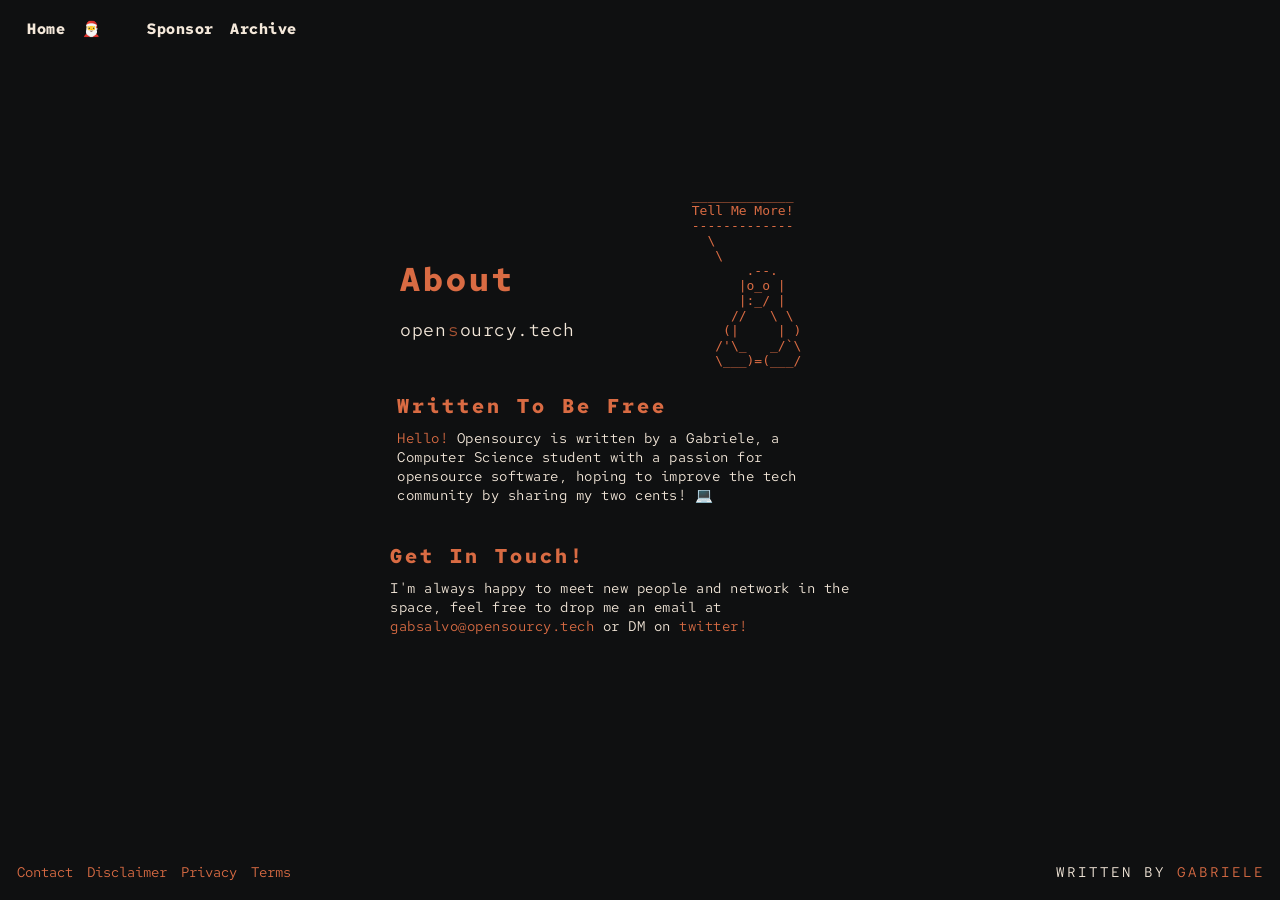
<file: pages/about.html>
<!DOCTYPE html>
<html lang="en" >
<head>
  <meta charset="UTF-8">
  <title>opensourcy.tech | About</title>
  <meta name="description" content="open-source, sorted">
  <meta name="keywords" content="Tech News, open-source, Linux, software, cryptocurrency">
  <meta name="author" content="Gabriele Salvo">
  <meta name="viewport" content="width=device-width, initial-scale=1.0">
  <link rel="stylesheet" href="/css/style.css" >
  <link rel="icon" href="/favicon.svg" />
</head>
<body>
    <!--Navigation-->
 <nav class="navigation">
    <li><p style="font-size: 15px; cursor: pointer;" onclick="location.href='/';">Home</p></li>
    <li><p style="font-size: 15px; cursor: pointer; color: #D96B43;" onclick="location.href='./launchpad.html';">🎅</p></li>
    <li><p style="font-size: 15px; cursor: pointer;" onclick="location.href='./sponsor.html';">Sponsor</p></li>
    <li><p style="font-size: 15px; cursor: pointer;" onclick="location.href='./archive.html';">Archive</p></li>
   </nav>
  
  <!-- main cointener -->
  <div class="container clogo">
  <!-- logo text -->  
    <div class="logo">
      <div class="sub_logo">
        <h1 style="font-size: 33px; color: #D96B43;">About<a href="#blank" class="s"></a></h1>
        <p class="tsublogoA">open<a style="pointer-events: none;" href="#blank" class="subgradient">s</a>ourcy.tech</p>
      </div>
    </div>
    <!-- logo Css -->
    <div class="coffee-cupsA">
        <pre class="tux">
             _____________ 
             Tell Me More! 
             ------------- 
               \
                \
                    .--.
                   |o_o |
                   |:_/ |
                  //   \ \
                 (|     | )
                /'\_   _/`\
                \___)=(___/
            
        </pre>
    </div>
   
     <!-- Why-->
    <div class="whyA">
      <h1 style="color: #D96B43;">Written To Be Free</h1>
      <p><a href="#blank" style="color:#D96B43;">Hello!</a> Opensourcy is written by a Gabriele, a Computer Science student with a passion for opensource software, hoping to improve the tech community by sharing my two cents! 💻</p>
    </div>
    <h1 style="color:#D96B43;">Get In Touch!</h1>
    <p>I'm always happy to meet new people and network in the space, feel free to drop me an email at <a href="mailto:gabsalvo@opensourcy.tech" style="color:#D96B43;">gabsalvo@opensourcy.tech</a> or DM on <a href="https://twitter.com/gab_salvo" style="color:#D96B43;">twitter!</a></p>
  <!-- Stats icon -->
  </div>
  
   
  <!--Footer---->
  <footer>
    <div class="links">
      <a style="padding: 7px; float: left; font-size: 0.9em;"  href="mailto:gabsalvo@opensourcy.tech" target="_blank"> Contact</a>
      <a style="padding: 7px; float: left; font-size: 0.9em;"  href="./disclaimer.html" target="_blank"> Disclaimer</a>
      <a style="padding: 7px; float: left; font-size: 0.9em;"  href="./privacy.html" target="_blank"> Privacy</a>
      <a style="padding: 7px; float: left; font-size: 0.9em;"  href="./terms.html" target="_blank"> Terms</a>
    </div>
    <p>WRITTEN BY <a href="./lottery.html" target="_blank"> GABRIELE</a></p>
  </footer>
  
</body>
</html>
</file>
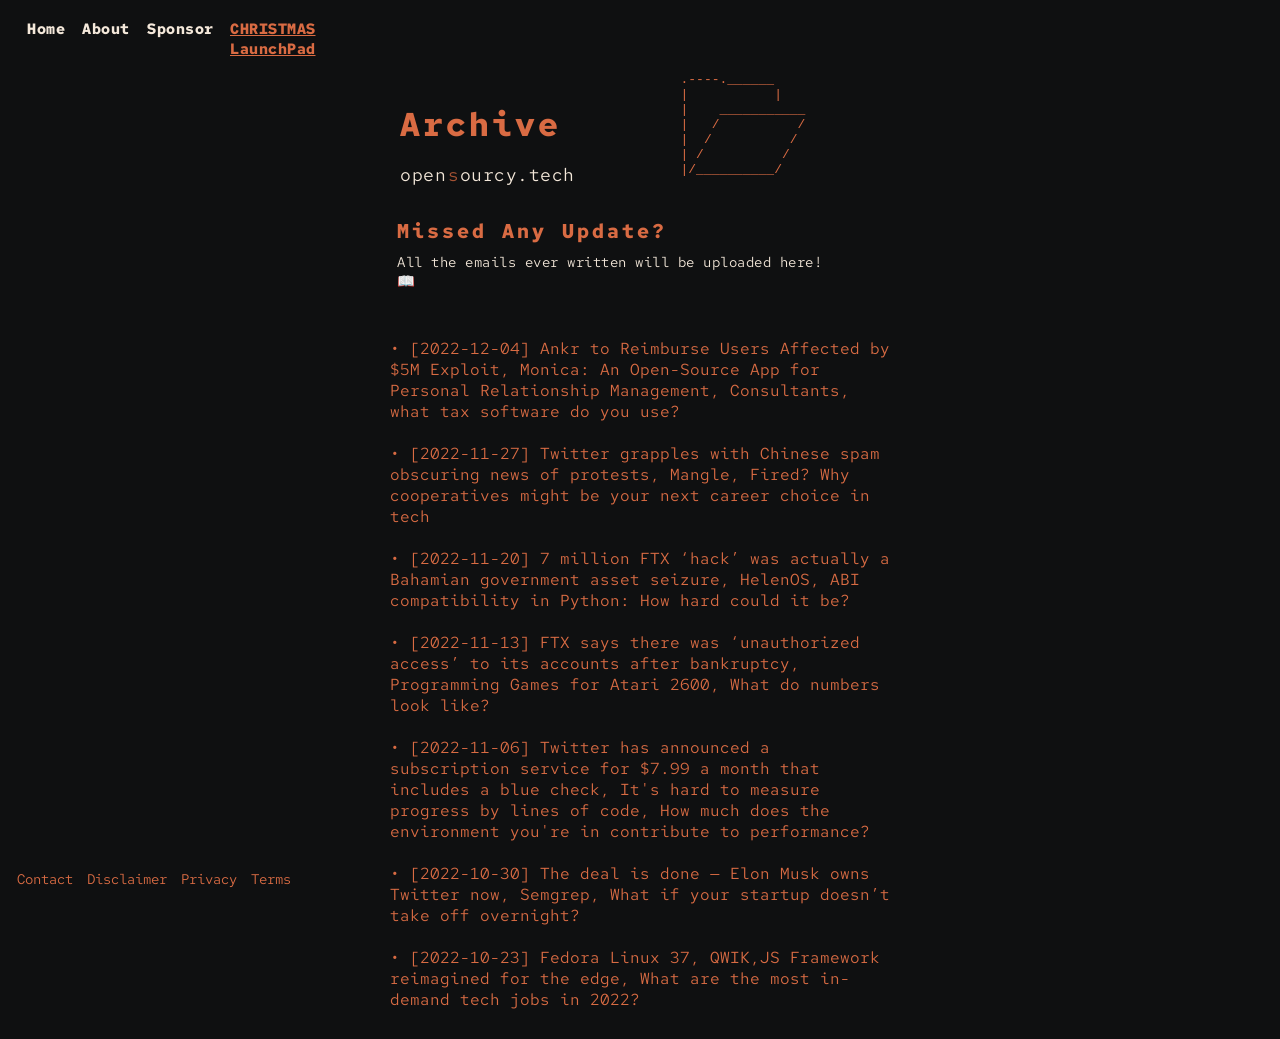
<file: pages/archive.html>
<!DOCTYPE html>
<html lang="en" >
<head>
  <meta charset="UTF-8">
  <title>opensourcy.tech | Archive</title>
  <meta name="description" content="open-source, sorted">
  <meta name="keywords" content="Tech News, open-source, Linux, software, cryptocurrency">
  <meta name="author" content="Gabriele Salvo">
  <meta name="viewport" content="width=device-width, initial-scale=1.0">
  <link rel="stylesheet" href="/css/style.css" >
  <link rel="icon" href="/favicon.svg" />
</head>
<body style="overflow-x: hidden;">
    <!--Navigation-->
 <nav class="navigation">
    <li><p style="font-size: 15px; cursor: pointer;" onclick="location.href='/';">Home</p></li>
    <li><p style="font-size: 15px; cursor: pointer;" onclick="location.href='./about.html';">About</p></li>
    <li><p style="font-size: 15px; cursor: pointer;" onclick="location.href='./sponsor.html';">Sponsor</p></li>
    <li><p style="font-size: 15px; cursor: pointer; color: #D96B43; text-decoration: underline;" onclick="location.href='./launchpad.html';">CHRISTMAS LaunchPad</p></li>
   </nav>
  
  <!-- main cointener -->
  <div class="container clogo" style="height:100%;">
  <!-- logo text -->  
    <div class="logo">
      <div class="sub_logo">
        <h1 style="font-size: 33px; color: #D96B43;">Archive<a href="#blank" class="s"></a></h1>
        <p class="tsublogoA">open<a style="pointer-events: none;" href="#blank" class="subgradient">s</a>ourcy.tech</p>
      </div>
    </div>
    <!-- logo Css -->
    <div class="coffee-cupsAr">
        <pre class="folder">
          .----.______
          |           |
          |    ___________
          |   /          /
          |  /          /
          | /          /
          |/__________/
            
        </pre>
    </div>
   
     <!-- Why-->
    <div class="whyA">
      <h1 style="color: #D96B43;margin-top: 30px;">Missed Any Update?</h1>
      <p>All the emails ever written will be uploaded here! 📖 </p>
    </div>
        <!-- ARCHIVE REPO -->
        <a class="repo" href="/issues/12-04-22.html" target="_blank">• [2022-12-04] Ankr to Reimburse Users Affected by $5M Exploit, Monica: An Open-Source App for Personal Relationship Management, Consultants, what tax software do you use?</a><br><br>
        <a class="repo" href="/issues/11-27-22.html" target="_blank">• [2022-11-27] Twitter grapples with Chinese spam obscuring news of protests, Mangle, Fired? Why cooperatives might be your next career choice in tech</a><br><br>
        <a class="repo" href="/issues/11-20-22.html" target="_blank">• [2022-11-20] 7 million FTX ‘hack’ was actually a Bahamian government asset seizure, HelenOS, ABI compatibility in Python: How hard could it be?</a><br><br>
        <a class="repo" href="/issues/11-13-22.html" target="_blank">• [2022-11-13] FTX says there was ‘unauthorized access’ to its accounts after bankruptcy, Programming Games for Atari 2600, What do numbers look like?</a><br><br>
        <a class="repo" href="/issues/11-06-22.html" target="_blank">• [2022-11-06] Twitter has announced a subscription service for $7.99 a month that includes a blue check, It's hard to measure progress by lines of code, How much does the environment you're in contribute to performance?</a><br><br>
        <a class="repo" href="/issues/10-30-22.html" target="_blank">• [2022-10-30] The deal is done — Elon Musk owns Twitter now, Semgrep, What if your startup doesn’t take off overnight?</a><br><br>
        <a class="repo" href="/issues/10-23-22.html" target="_blank">• [2022-10-23] Fedora Linux 37, QWIK,JS Framework reimagined for the edge, What are the most in-demand tech jobs in 2022?</a><br><br>                                                             
  </div>
  </div>

 
  <!--Footer---->
  <footer>
    <div class="links">
      <a style="padding: 7px; float: left; font-size: 0.9em;"  href="mailto:gabsalvo@opensourcy.tech" target="_blank"> Contact</a>
      <a style="padding: 7px; float: left; font-size: 0.9em;"  href="./disclaimer.html" target="_blank"> Disclaimer</a>
      <a style="padding: 7px; float: left; font-size: 0.9em;"  href="./privacy.html" target="_blank"> Privacy</a>
      <a style="padding: 7px; float: left; font-size: 0.9em;"  href="./terms.html" target="_blank"> Terms</a>
    </div>
  </footer>
  <script>

  </script>
</body>
</html>
</file>
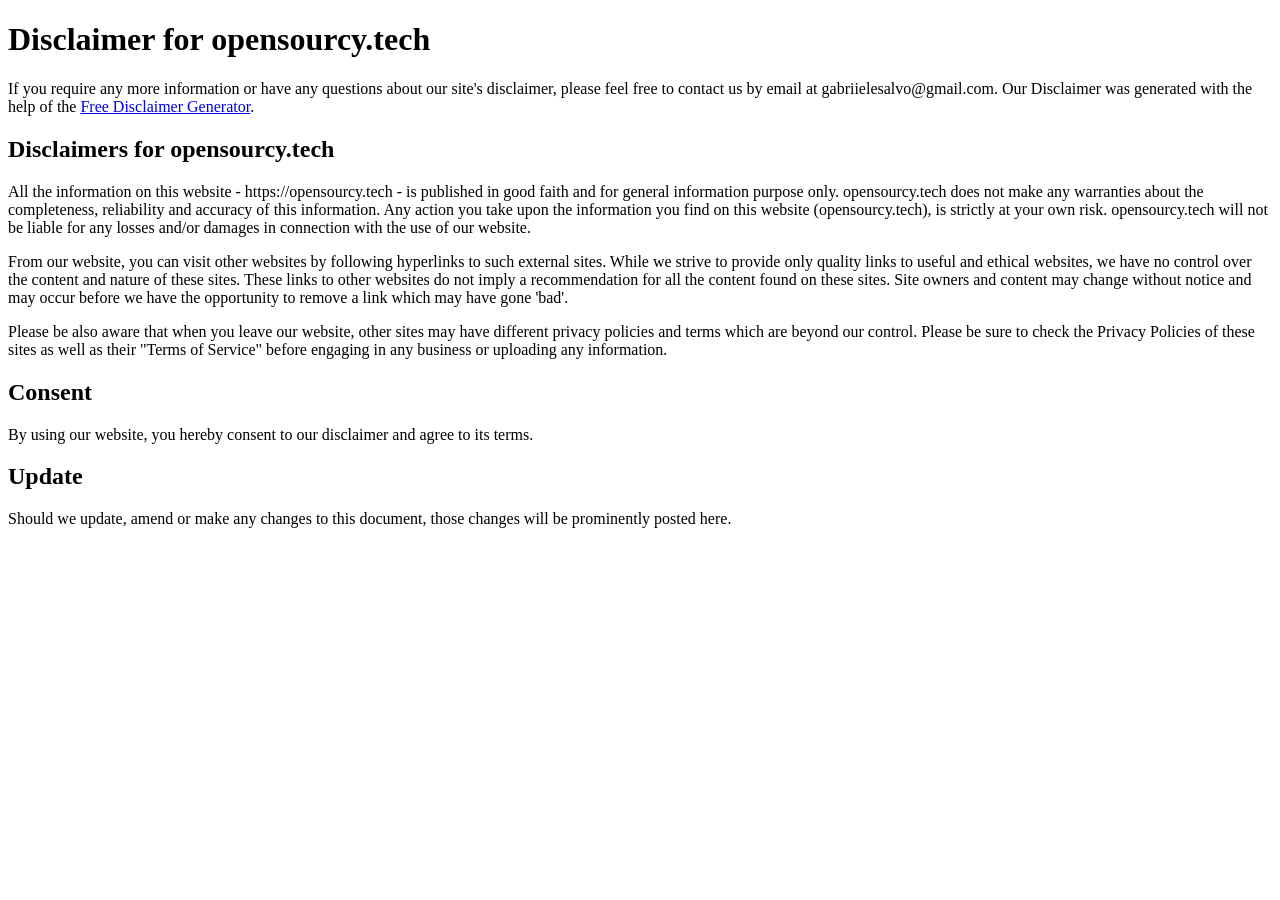
<file: pages/disclaimer.html>
<!DOCTYPE html>
<html lang="en" >
<head>
  <meta charset="UTF-8">
  <title>opensourcy.tech | Disclaimer</title>
  <meta name="description" content="open-source, sorted">
  <meta name="keywords" content="Tech News, open-source, Linux, software, cryptocurrency">
  <meta name="author" content="Gabriele Salvo">
  <meta name="viewport" content="width=device-width, initial-scale=1.0">
   <link rel="icon" href="/favicon.svg" />
</head>
<body>
<h1>Disclaimer for opensourcy.tech</h1>

<p>If you require any more information or have any questions about our site's disclaimer, please feel free to contact us by email at gabriielesalvo@gmail.com. Our Disclaimer was generated with the help of the <a href="https://www.disclaimergenerator.net/">Free Disclaimer Generator</a>.</p>

<h2>Disclaimers for opensourcy.tech</h2>

<p>All the information on this website - https://opensourcy.tech - is published in good faith and for general information purpose only. opensourcy.tech does not make any warranties about the completeness, reliability and accuracy of this information. Any action you take upon the information you find on this website (opensourcy.tech), is strictly at your own risk. opensourcy.tech will not be liable for any losses and/or damages in connection with the use of our website.</p>

<p>From our website, you can visit other websites by following hyperlinks to such external sites. While we strive to provide only quality links to useful and ethical websites, we have no control over the content and nature of these sites. These links to other websites do not imply a recommendation for all the content found on these sites. Site owners and content may change without notice and may occur before we have the opportunity to remove a link which may have gone 'bad'.</p>

<p>Please be also aware that when you leave our website, other sites may have different privacy policies and terms which are beyond our control. Please be sure to check the Privacy Policies of these sites as well as their "Terms of Service" before engaging in any business or uploading any information.</p>

<h2>Consent</h2>

<p>By using our website, you hereby consent to our disclaimer and agree to its terms.</p>

<h2>Update</h2>

<p>Should we update, amend or make any changes to this document, those changes will be prominently posted here.</p>
</body>
</html>
</file>
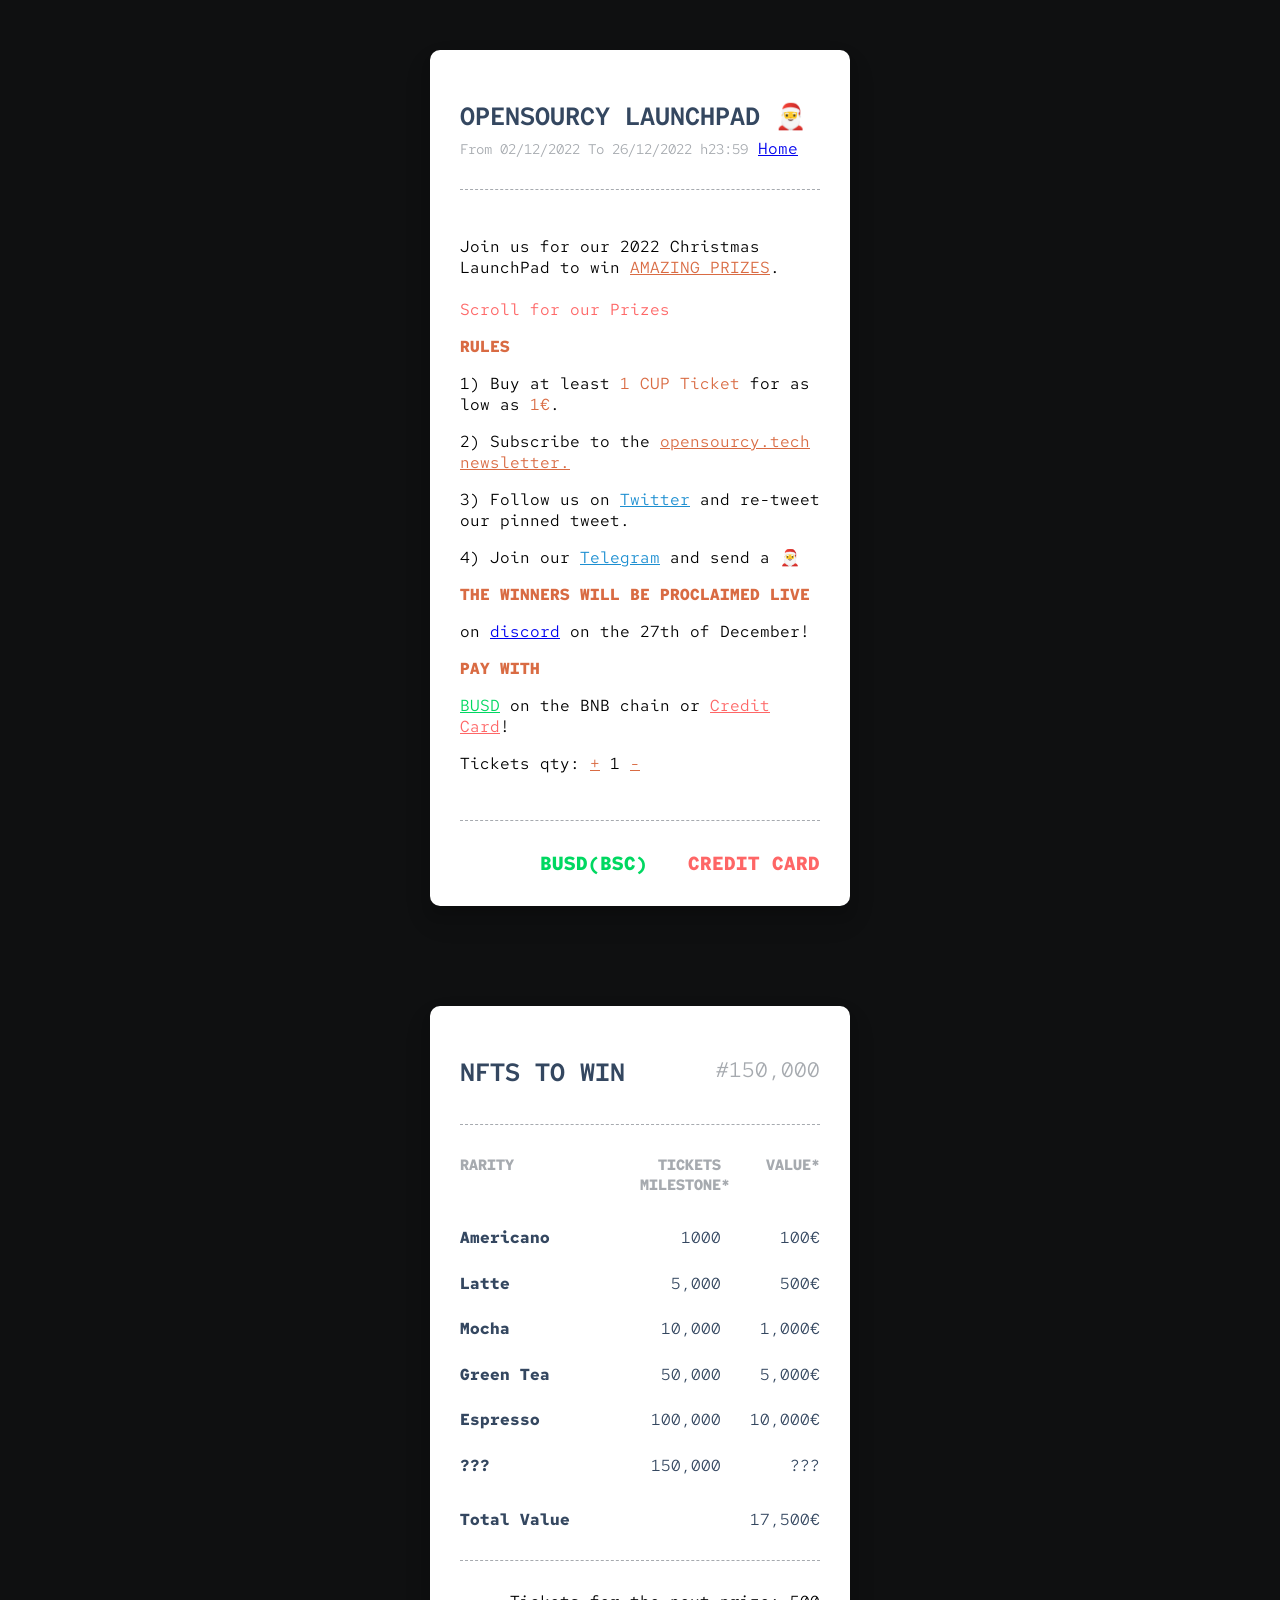
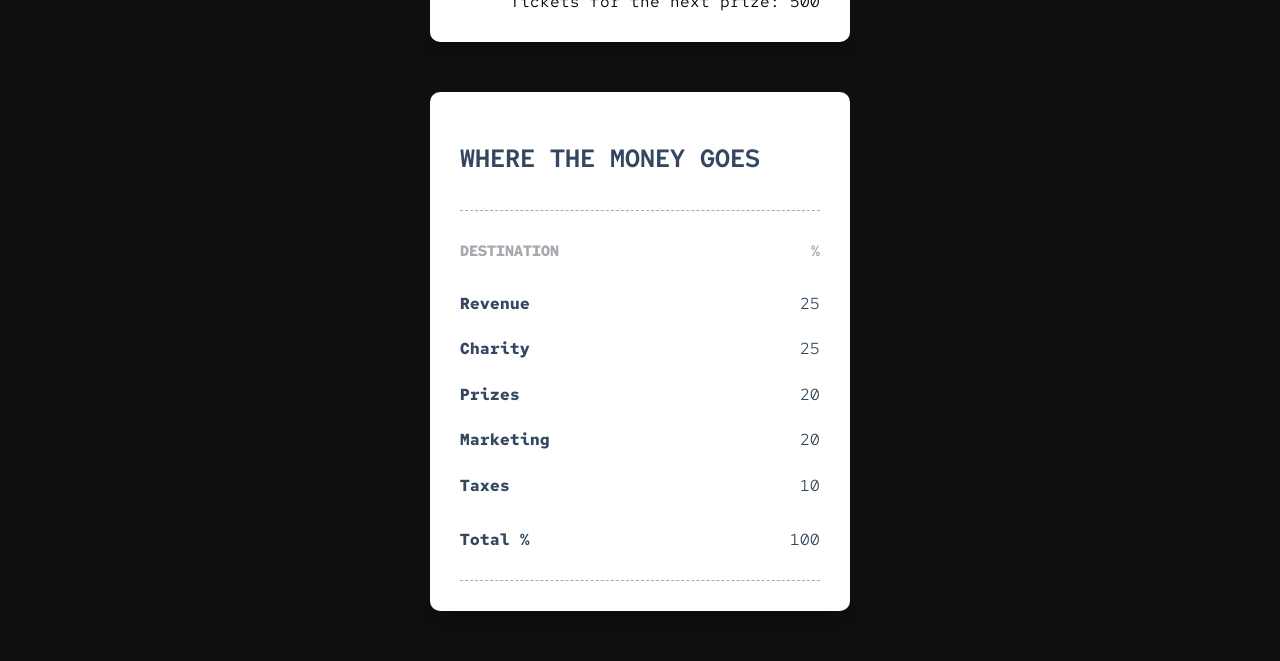
<file: pages/launchpad.html>
<!DOCTYPE html>
<html lang="en" >
<head>
  <meta charset="UTF-8">
  <title>opensourcy.tech | Christmas LaunchPad 🎅</title>
  <meta name="description" content="open-source, sorted">
  <meta name="keywords" content="Tech News, open-source, Linux, software, cryptocurrency">
  <meta name="author" content="Gabriele Salvo">
  <meta name="viewport" content="width=device-width, initial-scale=1.0">
  <link rel='stylesheet' href='https://fonts.googleapis.com/css?family=Roboto+Condensed'><link rel="stylesheet" href="/css/lottery.css">
   <link rel="icon" href="/favicon.svg" />

</head>
<body>
  <div class="big-ass-container" style="display:grid;">
<!-- RULES -->
<div class="container">
  <div class="invoice">
    <header>
      <section>
        <h1>opensourcy LaunchPad 🎅</h1>
        <span>From 02/12/2022 To 26/12/2022 h23:59</span>
        <a href="/">Home<a>
      </section>
    </header>
    <main>
        <p>Join us for our 2022 Christmas LaunchPad to win <a href="#" target="_blank" style="text-decoration:underline; cursor: default; text-decoration-color: #D96B43; color: #D96B43; pointer-events: none;">AMAZING PRIZES</a>.            
          <br><br><a style="color: #fe6666;">Scroll for our Prizes</a></p>
        <span style="color:#D96B43;"><strong>RULES</strong></span>
        <p>
          1) Buy at least <a style="color: #D96B43;">1 CUP Ticket</a> for as low as <a style="color: #D96B43;">1€</a>.
        </p>
        <p>
          2) Subscribe to the <a href="https://opensourcy.tech" target="_blank" style="text-decoration:underline; cursor: pointer; text-decoration-color: #D96B43; color: #D96B43;">opensourcy.tech newsletter.</a>
        </p>
        <p>
          3) Follow us on <a style="color: #1d8fd1;" href="https://twitter.com/opensourcy_tech" target="_blank" rel="noopener noreferrer">Twitter</a> and re-tweet our pinned tweet.
        </p>
        <p>
          4) Join our <a style="color: #1d8fd1;" href="https://t.me/+yEU5hZO61fMzYTZk" target="_blank">Telegram</a> and send a 🎅
        </p>
       
        <p style="color:#D96B43; font-weight: bold">THE WINNERS WILL BE PROCLAIMED LIVE</p>
       <p>
         on <a href="https://discord.gg/uSzx8DA5eK" target="_blank">discord</a> on the 27th of December!
       </p>
       <p style="color:#D96B43; font-weight: bold">PAY WITH</p>
       <p>
        <a class="connectsend" style="text-decoration:underline; cursor: pointer; text-decoration-color: #00d861; color: #00d861;">BUSD</a> on the BNB chain or <a href="https://buy.stripe.com/28o7vg2v08Od2UE8wB" target="_blank" style="text-decoration:underline; cursor: pointer; text-decoration-color: #fe6666; color: #fe6666;">Credit Card</a>!
       </p>
       <p>
        Tickets qty: <a style="text-decoration:underline; cursor: pointer; text-decoration-color: #D96B43; color: #D96B43;" onclick="increase()">+</a> <span id="number">1</span> <a style="text-decoration:underline; cursor: pointer; text-decoration-color: #D96B43; color: #D96B43;" onclick="decrease()">-</a>
       </p>

    </main>

    <footer>
      <a class="sendconnect" style="cursor: pointer;">BUSD(BSC)</a>
      <a href="https://buy.stripe.com/28o7vg2v08Od2UE8wB">Credit Card</a>
    </footer>
  </div>
</div>
<div class="ele">

<!-- PRIZES -->

<div class="container">
  <div class="invoice">
    <header>
      <section>
        <h1>NFTs To Win</h1>
      </section>

      <section>
        <span>150,000</span>
      </section>
    </header>

    <main>
      <section>
        <span>Rarity</span>
        <span>Tickets MIlestone*</span>
        <span>Value*</span>
      </section>

      <section>
        <figure>
          <span><strong>Americano</strong></span>
          <span>1000</span>
          <span>100€</span>
        </figure>

        <figure>
          <span><strong>Latte</strong></span>
          <span>5,000</span>
          <span>500€</span>
        </figure>

        <figure>
          <span><strong>Mocha</strong></span>
          <span>10,000</span>
          <span>1,000€</span>
        </figure>

        <figure>
          <span><strong>Green Tea</strong></span>
          <span>50,000</span>
          <span>5,000€</span>
        </figure>

        <figure>
          <span><strong>Espresso</strong></span>
          <span>100,000</span>
          <span>10,000€</span>
        </figure>

        <figure>
          <span><strong>???</strong></span>
          <span>150,000</span>
          <span>???</span>
        </figure>
      </section>

      <section>
        <span>Total Value</span>
        <span>17,500€</span>
      </section>
    </main>

    <footer>
     <section>
      <span>Tickets for the next prize: 500</span>
     </section>
    </footer>
  </div>
</div>

<!-- WHERE THE MONEY GOES -->

<div class="container">
  <div class="invoice">
    <header>
      <section>
        <h1>WHERE THE MONEY GOES</h1>
      </section>
    </header>

    <main>
      <section>
        <span>Destination</span>
        <span><br></span>
        <span>%</span>
      </section>

      <section>
        <figure>
          <span><strong>Revenue</strong></span>
          <span><br></span>
          <span>25</span>
        </figure>

        <figure>
          <span><strong>Charity</strong></span>
          <span><br></span>
          <span>25</span>
        </figure>

        <figure>
          <span><strong>Prizes</a></strong></span>
          <span><br></span>
          <span>20</span>
        </figure>

        <figure>
          <span><strong>Marketing</a></strong></span>
          <span><br></span>
          <span>20</span>
        </figure>


        <figure>
          <span><strong>Taxes</strong></span>
          <span><br></span>
          <span>10</span>
        </figure>
      </section>

      <section>
        <span>Total %</span>
        <span>100</span>
      </section>
    </main>
  </div>
</div>

</div>
</div>
<!-- partial -->

<!--Importing Ethers.js-->
<script
src="https://cdn.ethers.io/lib/ethers-5.2.umd.min.js"
type="application/javascript"
></script>
<!--Buying tickets with crypto-->
<script  src="/js/logic.js"></script>

<!--Increase, Decrease-->
<script>
function increase() {
  let number = document.getElementById("number").textContent;
  let numberInt = parseInt(number);
  document.getElementById("number").textContent = numberInt+1;
}

function decrease() {
  let number = document.getElementById("number").textContent;
  let numberInt = parseInt(number);
  if(numberInt > 1) document.getElementById("number").textContent = numberInt-1;
  else document.getElementById("number").textContent = numberInt;
}
</script>

</body>
</html>
</file>
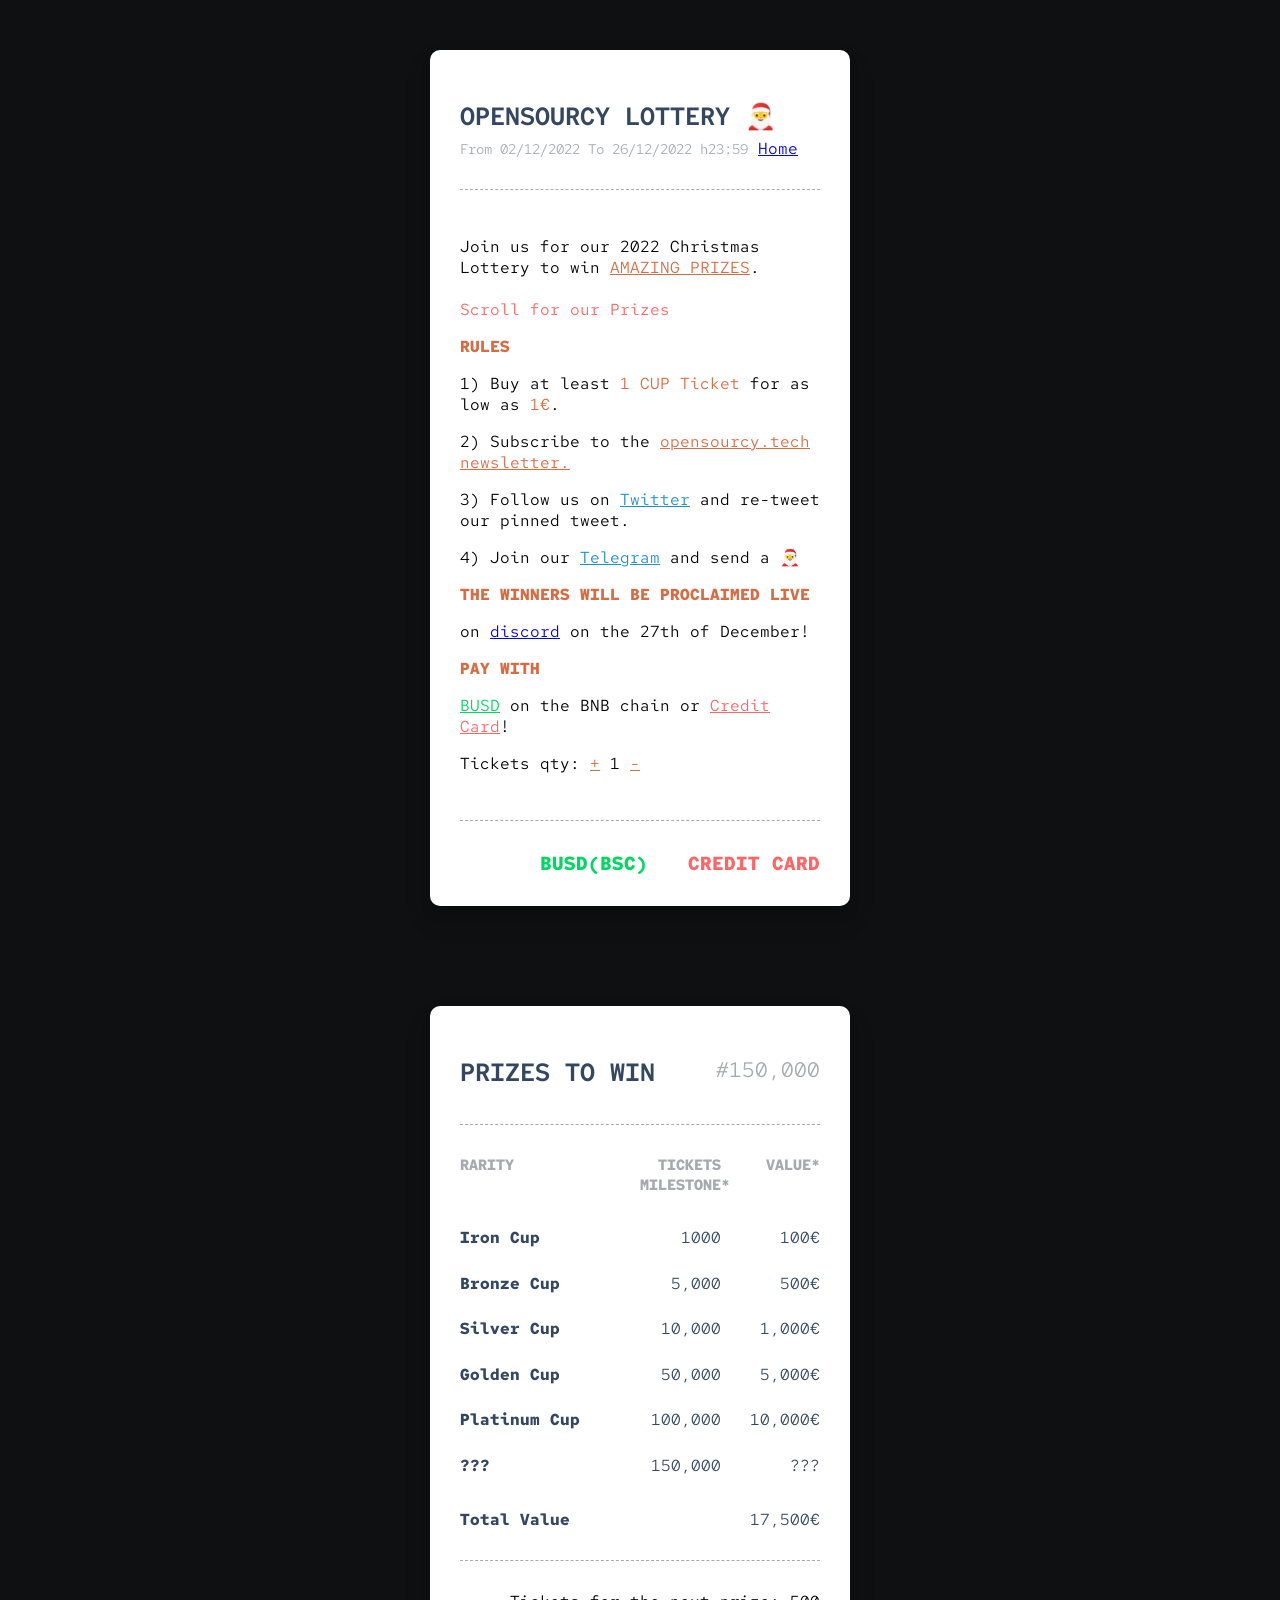
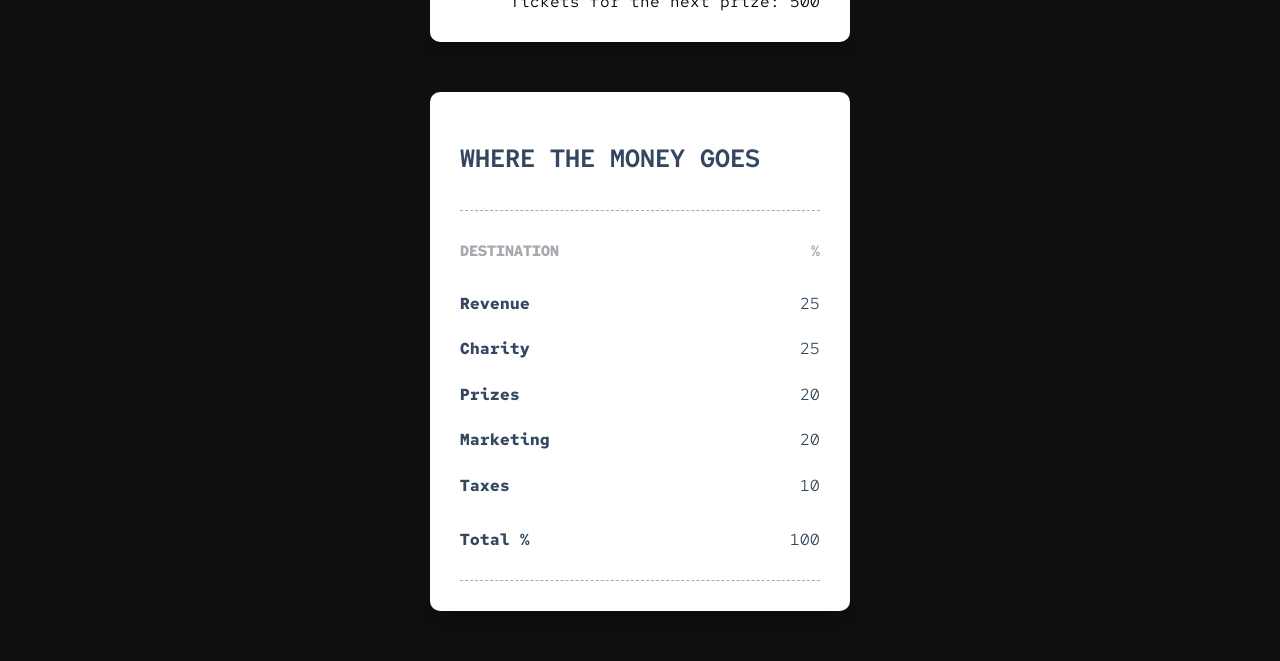
<file: pages/lottery.html>
<!DOCTYPE html>
<html lang="en" >
<head>
  <meta charset="UTF-8">
  <title>opensourcy.tech | Christmas Lottery 🎅</title>
  <meta name="description" content="open-source, sorted">
  <meta name="keywords" content="Tech News, open-source, Linux, software, cryptocurrency">
  <meta name="author" content="Gabriele Salvo">
  <meta name="viewport" content="width=device-width, initial-scale=1.0">
  <link rel='stylesheet' href='https://fonts.googleapis.com/css?family=Roboto+Condensed'><link rel="stylesheet" href="/css/lottery.css">
   <link rel="icon" href="/favicon.svg" />

</head>
<body>
  <div class="big-ass-container" style="display:grid;">
<!-- RULES -->
<div class="container">
  <div class="invoice">
    <header>
      <section>
        <h1>opensourcy Lottery 🎅</h1>
        <span>From 02/12/2022 To 26/12/2022 h23:59</span>
        <a href="/">Home<a>
      </section>
    </header>
    <main>
        <p>Join us for our 2022 Christmas Lottery to win <a href="#" target="_blank" style="text-decoration:underline; cursor: default; text-decoration-color: #D96B43; color: #D96B43; pointer-events: none;">AMAZING PRIZES</a>.            
          <br><br><a style="color: #fe6666;">Scroll for our Prizes</a></p>
        <span style="color:#D96B43;"><strong>RULES</strong></span>
        <p>
          1) Buy at least <a style="color: #D96B43;">1 CUP Ticket</a> for as low as <a style="color: #D96B43;">1€</a>.
        </p>
        <p>
          2) Subscribe to the <a href="https://opensourcy.tech" target="_blank" style="text-decoration:underline; cursor: pointer; text-decoration-color: #D96B43; color: #D96B43;">opensourcy.tech newsletter.</a>
        </p>
        <p>
          3) Follow us on <a style="color: #1d8fd1;" href="https://twitter.com/opensourcy_tech" target="_blank" rel="noopener noreferrer">Twitter</a> and re-tweet our pinned tweet.
        </p>
        <p>
          4) Join our <a style="color: #1d8fd1;" href="https://t.me/+yEU5hZO61fMzYTZk" target="_blank">Telegram</a> and send a 🎅
        </p>
       
        <p style="color:#D96B43; font-weight: bold">THE WINNERS WILL BE PROCLAIMED LIVE</p>
       <p>
         on <a href="https://discord.gg/uSzx8DA5eK" target="_blank">discord</a> on the 27th of December!
       </p>
       <p style="color:#D96B43; font-weight: bold">PAY WITH</p>
       <p>
        <a class="connectsend" style="text-decoration:underline; cursor: pointer; text-decoration-color: #00d861; color: #00d861;">BUSD</a> on the BNB chain or <a href="https://buy.stripe.com/28o7vg2v08Od2UE8wB" target="_blank" style="text-decoration:underline; cursor: pointer; text-decoration-color: #fe6666; color: #fe6666;">Credit Card</a>!
       </p>
       <p>
        Tickets qty: <a style="text-decoration:underline; cursor: pointer; text-decoration-color: #D96B43; color: #D96B43;" onclick="increase()">+</a> <span id="number">1</span> <a style="text-decoration:underline; cursor: pointer; text-decoration-color: #D96B43; color: #D96B43;" onclick="decrease()">-</a>
       </p>

    </main>

    <footer>
      <a class="sendconnect" style="cursor: pointer;">BUSD(BSC)</a>
      <a href="https://buy.stripe.com/28o7vg2v08Od2UE8wB">Credit Card</a>
    </footer>
  </div>
</div>
<div class="ele">

<!-- PRIZES -->

<div class="container">
  <div class="invoice">
    <header>
      <section>
        <h1>Prizes To Win</h1>
      </section>

      <section>
        <span>150,000</span>
      </section>
    </header>

    <main>
      <section>
        <span>Rarity</span>
        <span>Tickets MIlestone*</span>
        <span>Value*</span>
      </section>

      <section>
        <figure>
          <span><strong>Iron Cup</strong></span>
          <span>1000</span>
          <span>100€</span>
        </figure>

        <figure>
          <span><strong>Bronze Cup</strong></span>
          <span>5,000</span>
          <span>500€</span>
        </figure>

        <figure>
          <span><strong>Silver Cup</strong></span>
          <span>10,000</span>
          <span>1,000€</span>
        </figure>

        <figure>
          <span><strong>Golden Cup</strong></span>
          <span>50,000</span>
          <span>5,000€</span>
        </figure>

        <figure>
          <span><strong>Platinum Cup</strong></span>
          <span>100,000</span>
          <span>10,000€</span>
        </figure>

        <figure>
          <span><strong>???</strong></span>
          <span>150,000</span>
          <span>???</span>
        </figure>
      </section>

      <section>
        <span>Total Value</span>
        <span>17,500€</span>
      </section>
    </main>

    <footer>
     <section>
      <span>Tickets for the next prize: 500</span>
     </section>
    </footer>
  </div>
</div>

<!-- WHERE THE MONEY GOES -->

<div class="container">
  <div class="invoice">
    <header>
      <section>
        <h1>WHERE THE MONEY GOES</h1>
      </section>
    </header>

    <main>
      <section>
        <span>Destination</span>
        <span><br></span>
        <span>%</span>
      </section>

      <section>
        <figure>
          <span><strong>Revenue</strong></span>
          <span><br></span>
          <span>25</span>
        </figure>

        <figure>
          <span><strong>Charity</strong></span>
          <span><br></span>
          <span>25</span>
        </figure>

        <figure>
          <span><strong>Prizes</a></strong></span>
          <span><br></span>
          <span>20</span>
        </figure>

        <figure>
          <span><strong>Marketing</a></strong></span>
          <span><br></span>
          <span>20</span>
        </figure>


        <figure>
          <span><strong>Taxes</strong></span>
          <span><br></span>
          <span>10</span>
        </figure>
      </section>

      <section>
        <span>Total %</span>
        <span>100</span>
      </section>
    </main>
  </div>
</div>

</div>
</div>
<!-- partial -->

<!--Importing Ethers.js-->
<script
src="https://cdn.ethers.io/lib/ethers-5.2.umd.min.js"
type="application/javascript"
></script>
<!--Buying tickets with crypto-->
<script  src="/js/logic.js"></script>

<!--Increase, Decrease-->
<script>
function increase() {
  let number = document.getElementById("number").textContent;
  let numberInt = parseInt(number);
  document.getElementById("number").textContent = numberInt+1;
}

function decrease() {
  let number = document.getElementById("number").textContent;
  let numberInt = parseInt(number);
  if(numberInt > 1) document.getElementById("number").textContent = numberInt-1;
  else document.getElementById("number").textContent = numberInt;
}
</script>

</body>
</html>
</file>
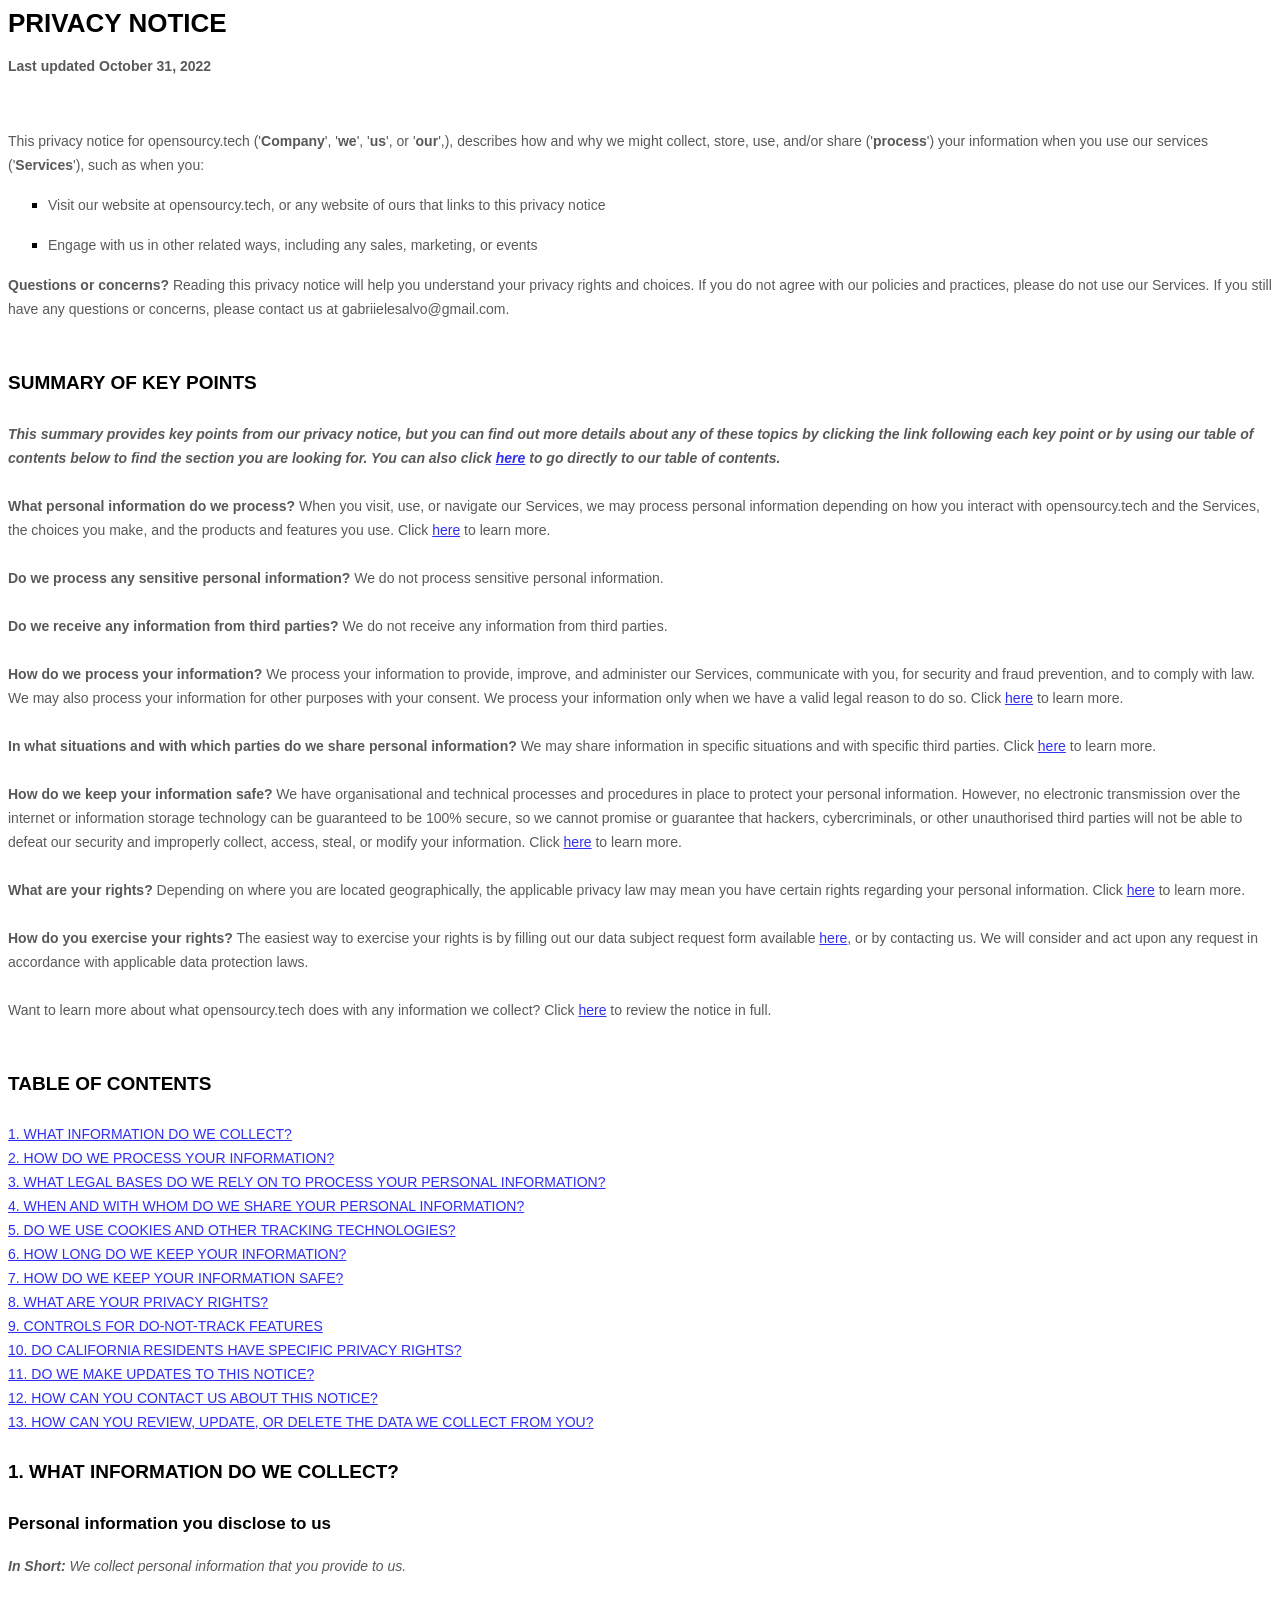
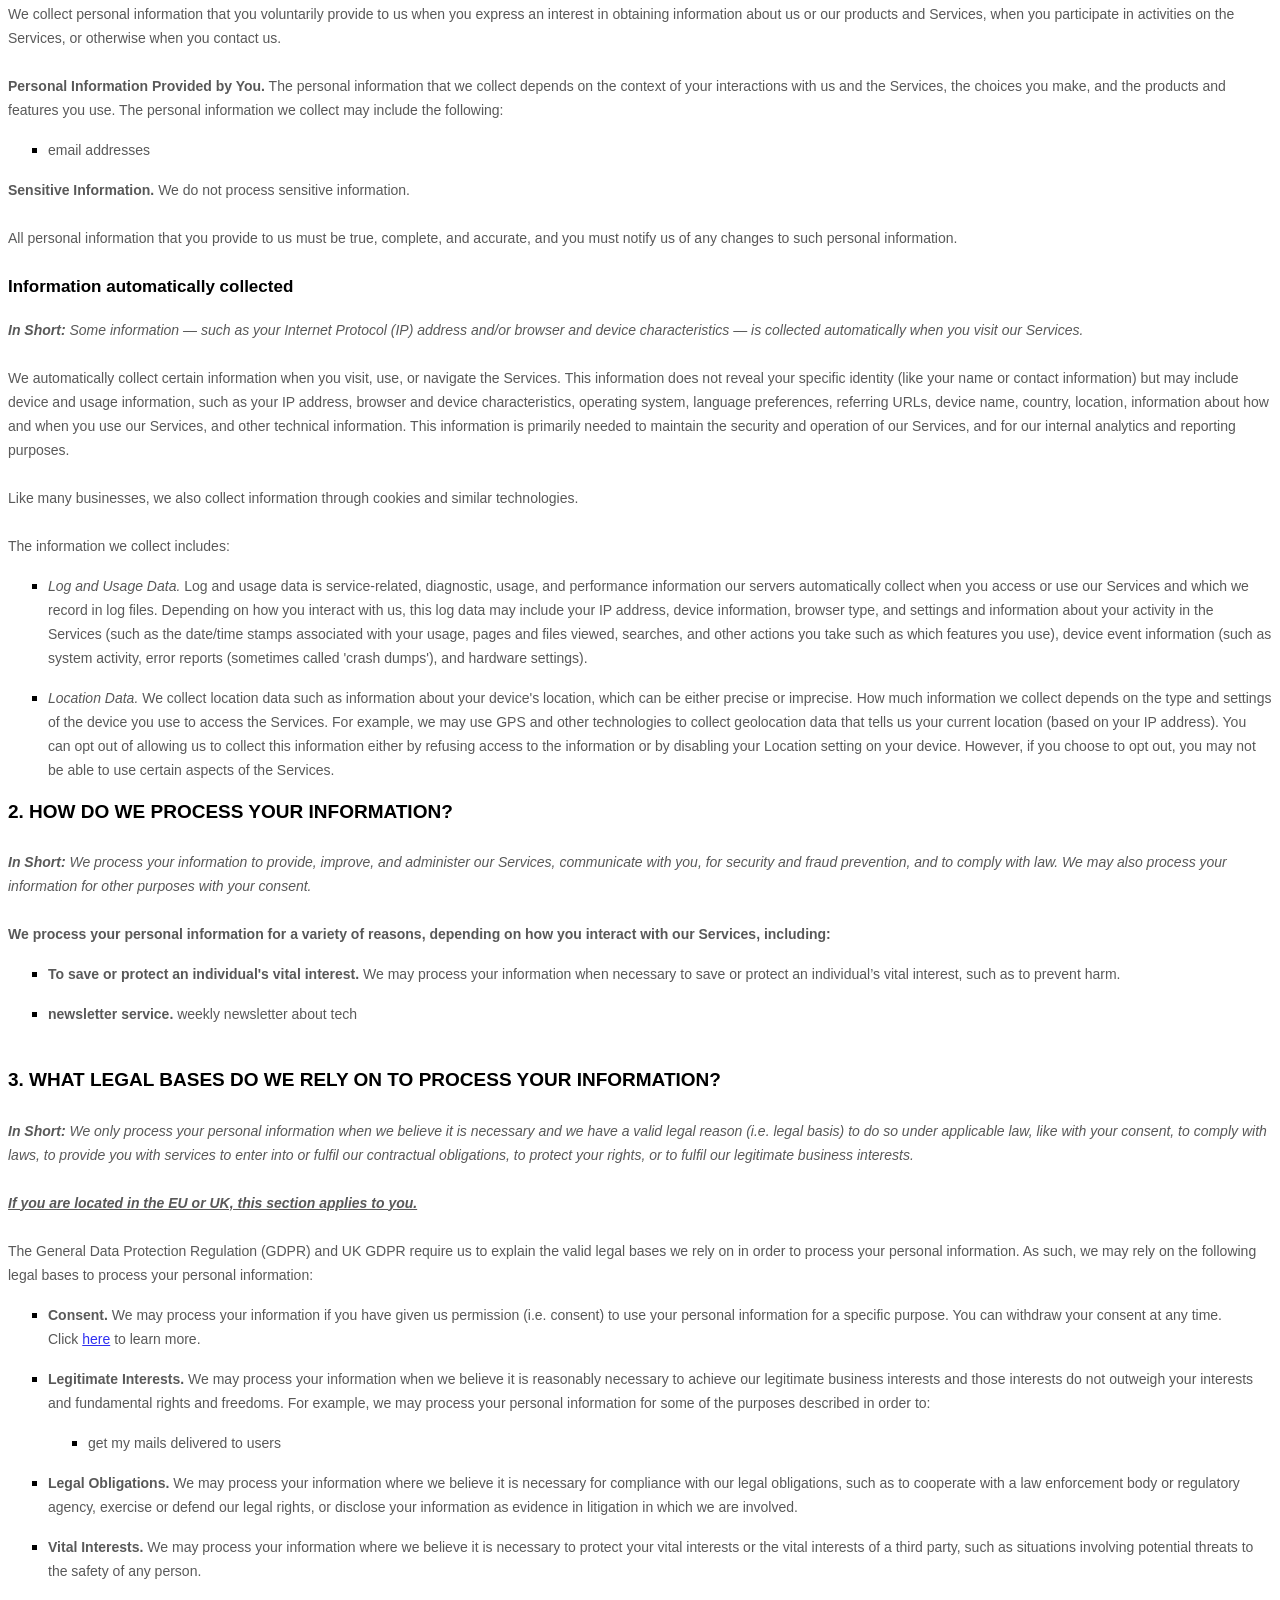
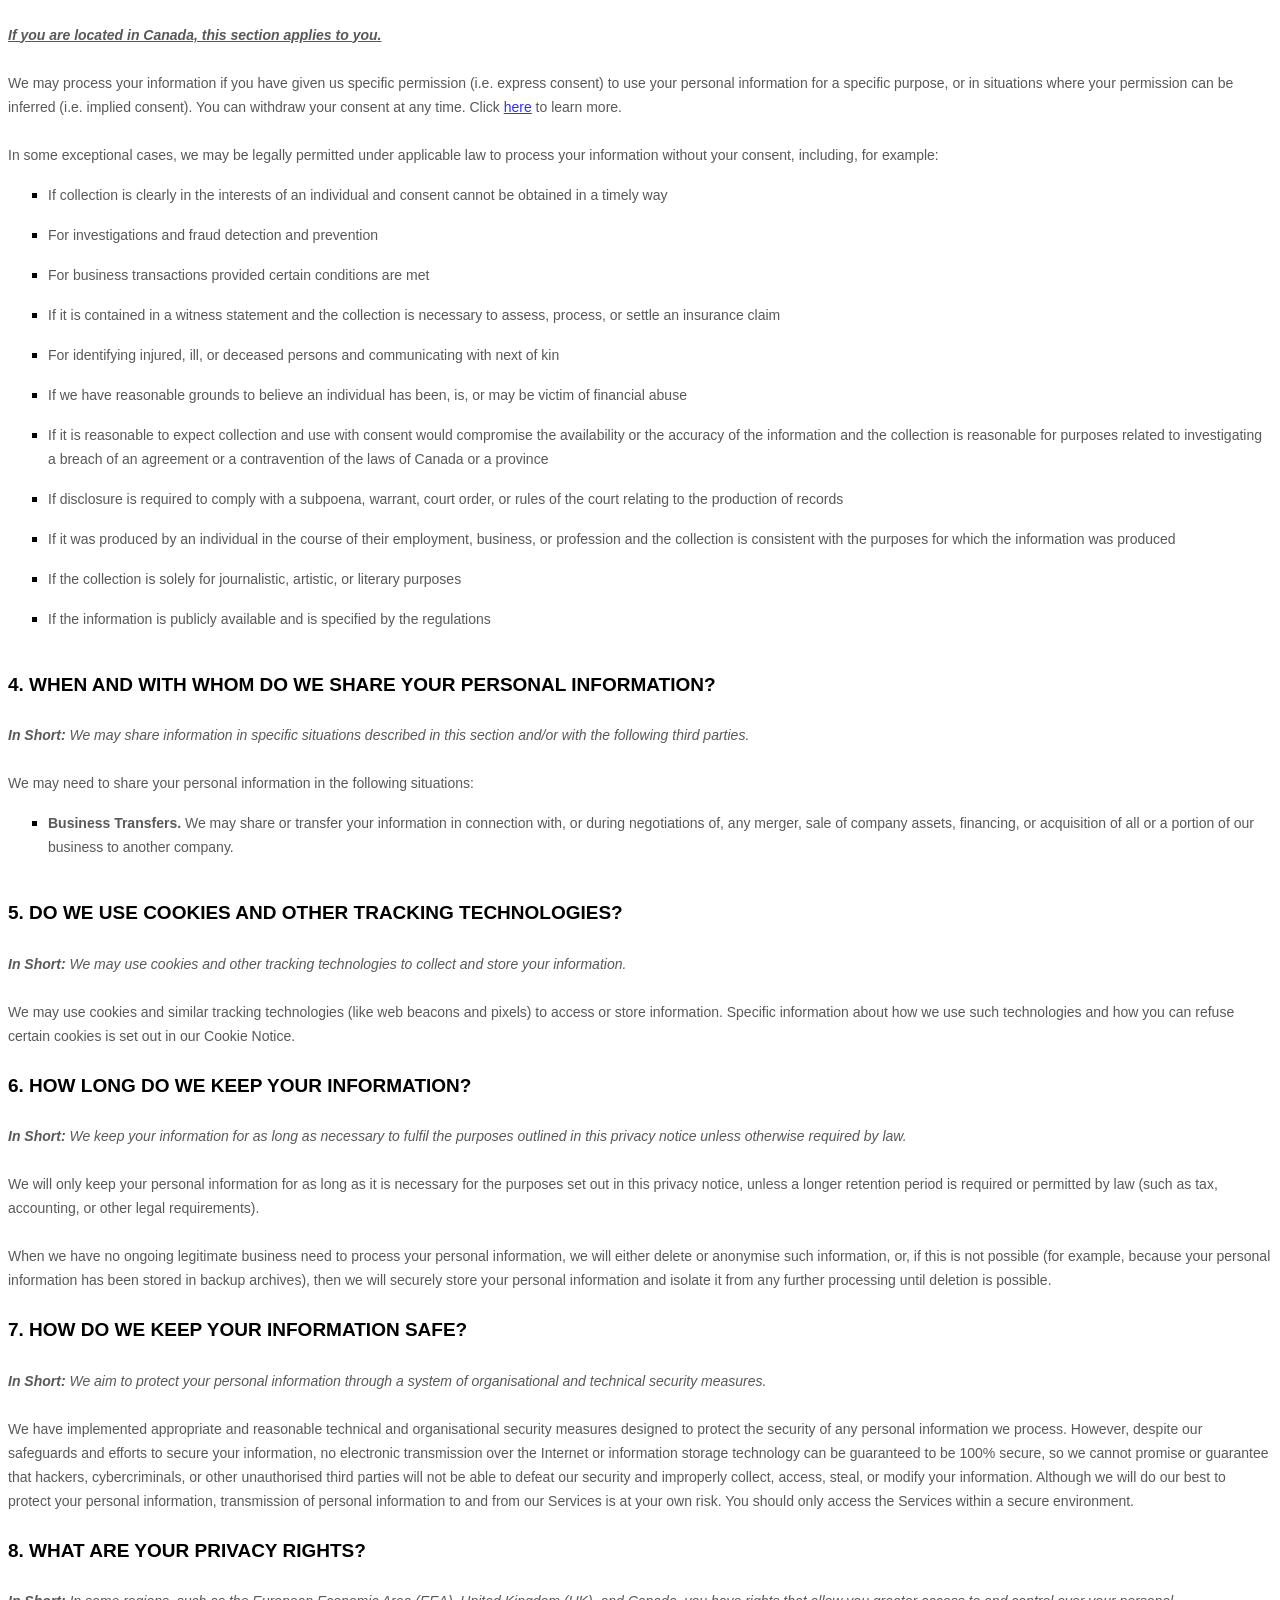
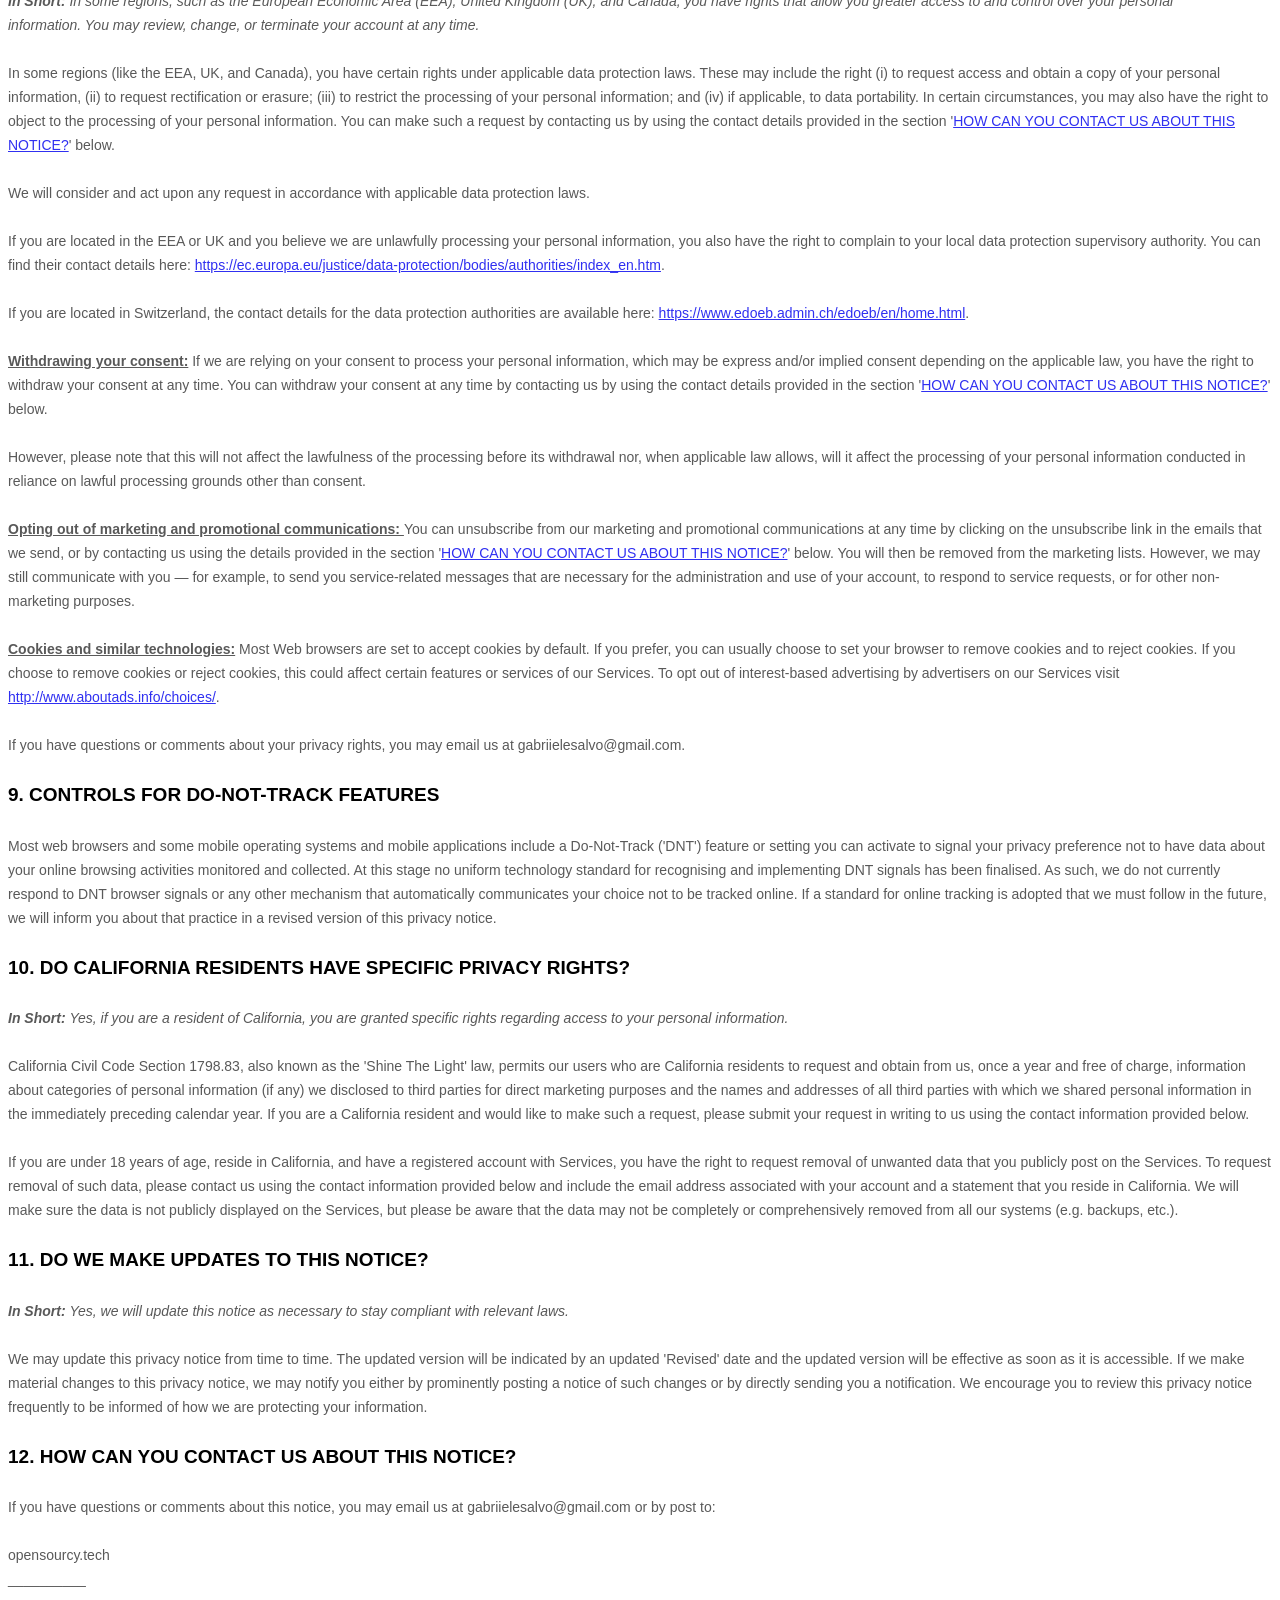
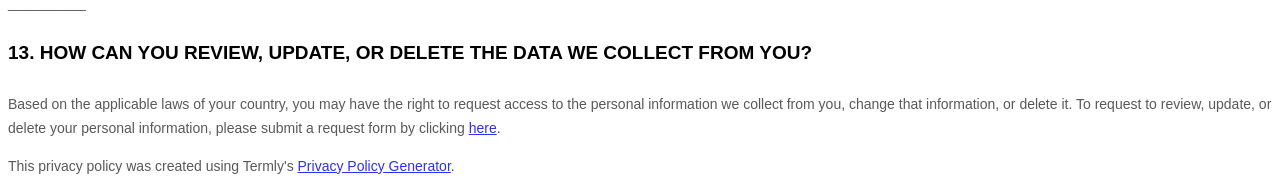
<file: pages/privacy.html>
<!DOCTYPE html>
<html lang="en" >
<head>
  <meta charset="UTF-8">
  <title>opensourcy.tech | Privacy</title>
  <meta name="description" content="open-source, sorted">
  <meta name="keywords" content="Tech News, open-source, Linux, software, cryptocurrency">
  <meta name="author" content="Gabriele Salvo">
  <meta name="viewport" content="width=device-width, initial-scale=1.0">
   <link rel="icon" href="/favicon.svg" />
</head>
<body>
    <style>
        [data-custom-class='body'], [data-custom-class='body'] * {
                background: transparent !important;
              }
      [data-custom-class='title'], [data-custom-class='title'] * {
                font-family: Arial !important;
      font-size: 26px !important;
      color: #000000 !important;
              }
      [data-custom-class='subtitle'], [data-custom-class='subtitle'] * {
                font-family: Arial !important;
      color: #595959 !important;
      font-size: 14px !important;
              }
      [data-custom-class='heading_1'], [data-custom-class='heading_1'] * {
                font-family: Arial !important;
      font-size: 19px !important;
      color: #000000 !important;
              }
      [data-custom-class='heading_2'], [data-custom-class='heading_2'] * {
                font-family: Arial !important;
      font-size: 17px !important;
      color: #000000 !important;
              }
      [data-custom-class='body_text'], [data-custom-class='body_text'] * {
                color: #595959 !important;
      font-size: 14px !important;
      font-family: Arial !important;
              }
      [data-custom-class='link'], [data-custom-class='link'] * {
                color: #3030F1 !important;
      font-size: 14px !important;
      font-family: Arial !important;
      word-break: break-word !important;
              }
      </style>
      
            <div data-custom-class="body">
            <div><strong><span style="font-size: 26px;"><span data-custom-class="title">PRIVACY NOTICE</span></span></strong></div><div><br></div><div><span style="color: rgb(127, 127, 127);"><strong><span style="font-size: 15px;"><span data-custom-class="subtitle">Last updated <bdt class="question">October 31, 2022</bdt></span></span></strong></span></div><div><br></div><div><br></div><div><br></div><div style="line-height: 1.5;"><span style="color: rgb(127, 127, 127);"><span style="color: rgb(89, 89, 89); font-size: 15px;"><span data-custom-class="body_text">This privacy notice for <bdt class="question">opensourcy.tech</bdt><span style="color: rgb(89, 89, 89);"><span data-custom-class="body_text"><bdt class="block-component"></bdt></span></span> (<bdt class="block-component"></bdt>'<bdt class="block-component"></bdt><strong>Company</strong><bdt class="statement-end-if-in-editor"></bdt>', '<strong>we</strong>', '<strong>us</strong>', or '<strong>our</strong>',<bdt class="else-block"></bdt></span><span data-custom-class="body_text">), describes how and why we might collect, store, use, and/or share (<bdt class="block-component"></bdt>'<strong>process</strong>'<bdt class="else-block"></bdt>) your information when you use our services (<bdt class="block-component"></bdt>'<strong>Services</strong>'<bdt class="else-block"></bdt>), such as when you:</span></span></span><span style="font-size: 15px;"><span style="color: rgb(127, 127, 127);"><span data-custom-class="body_text"><span style="color: rgb(89, 89, 89);"><span data-custom-class="body_text"><bdt class="block-component"></bdt></span></span></span></span></span></div><ul><li style="line-height: 1.5;"><span style="font-size: 15px; color: rgb(89, 89, 89);"><span style="font-size: 15px; color: rgb(89, 89, 89);"><span data-custom-class="body_text">Visit our website<bdt class="block-component"></bdt> at <bdt class="question">opensourcy.tech</bdt><span style="font-size: 15px;"><span style="color: rgb(89, 89, 89);"><span data-custom-class="body_text"><span style="font-size: 15px;"><span style="color: rgb(89, 89, 89);"><bdt class="statement-end-if-in-editor">, or any website of ours that links to this privacy notice</bdt></span></span></span></span></span></span></span></span></li></ul><div><bdt class="block-component"><span style="font-size: 15px;"><span style="font-size: 15px;"><span style="color: rgb(127, 127, 127);"><span data-custom-class="body_text"><span style="color: rgb(89, 89, 89);"><span data-custom-class="body_text"><bdt class="block-component"></bdt></bdt></span></span></span></span></span></span></span></span></li></ul><div style="line-height: 1.5;"><span style="font-size: 15px;"><span style="color: rgb(127, 127, 127);"><span data-custom-class="body_text"><span style="color: rgb(89, 89, 89);"><span data-custom-class="body_text"><bdt class="block-component"></bdt></span></span></span></span></span></div><ul><li style="line-height: 1.5;"><span style="font-size: 15px; color: rgb(89, 89, 89);"><span style="font-size: 15px; color: rgb(89, 89, 89);"><span data-custom-class="body_text">Engage with us in other related ways, including any sales, marketing, or events<span style="font-size: 15px;"><span style="color: rgb(89, 89, 89);"><span data-custom-class="body_text"><span style="font-size: 15px;"><span style="color: rgb(89, 89, 89);"><bdt class="statement-end-if-in-editor"></bdt></span></span></span></span></span></span></span></span></li></ul><div style="line-height: 1.5;"><span style="font-size: 15px;"><span style="color: rgb(127, 127, 127);"><span data-custom-class="body_text"><strong>Questions or concerns? </strong>Reading this privacy notice will help you understand your privacy rights and choices. If you do not agree with our policies and practices, please do not use our Services. If you still have any questions or concerns, please contact us at <bdt class="question">gabriielesalvo@gmail.com</bdt>.</span></span></span></div><div style="line-height: 1.5;"><br></div><div style="line-height: 1.5;"><br></div><div style="line-height: 1.5;"><strong><span style="font-size: 15px;"><span data-custom-class="heading_1">SUMMARY OF KEY POINTS</span></span></strong></div><div style="line-height: 1.5;"><br></div><div style="line-height: 1.5;"><span style="font-size: 15px;"><span data-custom-class="body_text"><strong><em>This summary provides key points from our privacy notice, but you can find out more details about any of these topics by clicking the link following each key point or by using our table of contents below to find the section you are looking for. You can also click </em></strong></span></span><a data-custom-class="link" href="#toc"><span style="font-size: 15px;"><span data-custom-class="body_text"><strong><em>here</em></strong></span></span></a><span style="font-size: 15px;"><span data-custom-class="body_text"><strong><em> to go directly to our table of contents.</em></strong></span></span></div><div style="line-height: 1.5;"><br></div><div style="line-height: 1.5;"><span style="font-size: 15px;"><span data-custom-class="body_text"><strong>What personal information do we process?</strong> When you visit, use, or navigate our Services, we may process personal information depending on how you interact with <bdt class="block-component"></bdt><bdt class="question">opensourcy.tech</bdt><bdt class="statement-end-if-in-editor"></bdt> and the Services, the choices you make, and the products and features you use. Click </span></span><a data-custom-class="link" href="#personalinfo"><span style="font-size: 15px;"><span data-custom-class="body_text">here</span></span></a><span style="font-size: 15px;"><span data-custom-class="body_text"> to learn more.</span></span></div><div style="line-height: 1.5;"><br></div><div style="line-height: 1.5;"><span style="font-size: 15px;"><span data-custom-class="body_text"><strong>Do we process any sensitive personal information?</strong> <bdt class="block-component"></bdt>We do not process sensitive personal information.<bdt class="else-block"></bdt></span></span></div><div style="line-height: 1.5;"><br></div><div style="line-height: 1.5;"><span style="font-size: 15px;"><span data-custom-class="body_text"><strong>Do we receive any information from third parties?</strong> <bdt class="block-component"></bdt>We do not receive any information from third parties.<bdt class="else-block"></bdt></span></span></div><div style="line-height: 1.5;"><br></div><div style="line-height: 1.5;"><span style="font-size: 15px;"><span data-custom-class="body_text"><strong>How do we process your information?</strong> We process your information to provide, improve, and administer our Services, communicate with you, for security and fraud prevention, and to comply with law. We may also process your information for other purposes with your consent. We process your information only when we have a valid legal reason to do so. Click </span></span><a data-custom-class="link" href="#infouse"><span style="font-size: 15px;"><span data-custom-class="body_text">here</span></span></a><span style="font-size: 15px;"><span data-custom-class="body_text"> to learn more.</span></span></div><div style="line-height: 1.5;"><br></div><div style="line-height: 1.5;"><span style="font-size: 15px;"><span data-custom-class="body_text"><strong>In what situations and with which <bdt class="block-component"></bdt>parties do we share personal information?</strong> We may share information in specific situations and with specific <bdt class="block-component"></bdt>third parties. Click </span></span><a data-custom-class="link" href="#whoshare"><span style="font-size: 15px;"><span data-custom-class="body_text">here</span></span></a><span style="font-size: 15px;"><span data-custom-class="body_text"> to learn more.<bdt class="block-component"></bdt></span></span></div><div style="line-height: 1.5;"><br></div><div style="line-height: 1.5;"><span style="font-size: 15px;"><span data-custom-class="body_text"><strong>How do we keep your information safe?</strong> We have <bdt class="block-component"></bdt>organisational<bdt class="else-block"></bdt> and technical processes and procedures in place to protect your personal information. However, no electronic transmission over the internet or information storage technology can be guaranteed to be 100% secure, so we cannot promise or guarantee that hackers, cybercriminals, or other <bdt class="block-component"></bdt>unauthorised<bdt class="else-block"></bdt> third parties will not be able to defeat our security and improperly collect, access, steal, or modify your information. Click </span></span><a data-custom-class="link" href="#infosafe"><span style="font-size: 15px;"><span data-custom-class="body_text">here</span></span></a><span style="font-size: 15px;"><span data-custom-class="body_text"> to learn more.<bdt class="statement-end-if-in-editor"></bdt></span></span></div><div style="line-height: 1.5;"><br></div><div style="line-height: 1.5;"><span style="font-size: 15px;"><span data-custom-class="body_text"><strong>What are your rights?</strong> Depending on where you are located geographically, the applicable privacy law may mean you have certain rights regarding your personal information. Click </span></span><a data-custom-class="link" href="#privacyrights"><span style="font-size: 15px;"><span data-custom-class="body_text">here</span></span></a><span style="font-size: 15px;"><span data-custom-class="body_text"> to learn more.</span></span></div><div style="line-height: 1.5;"><br></div><div style="line-height: 1.5;"><span style="font-size: 15px;"><span data-custom-class="body_text"><strong>How do you exercise your rights?</strong> The easiest way to exercise your rights is by filling out our data subject request form available <bdt class="block-component"></bdt></span></span><a data-custom-class="link" href="https://app.termly.io/notify/c44d9a32-81c2-41a3-a3f4-255db8c70399" rel="noopener noreferrer" target="_blank"><span style="font-size: 15px;"><span data-custom-class="body_text">here</span></span></a><span style="font-size: 15px;"><span data-custom-class="body_text"><bdt class="block-component"></bdt>, or by contacting us. We will consider and act upon any request in accordance with applicable data protection laws.</span></span></div><div style="line-height: 1.5;"><br></div><div style="line-height: 1.5;"><span style="font-size: 15px;"><span data-custom-class="body_text">Want to learn more about what <bdt class="block-component"></bdt><bdt class="question">opensourcy.tech</bdt><bdt class="statement-end-if-in-editor"></bdt> does with any information we collect? Click </span></span><a data-custom-class="link" href="#toc"><span style="font-size: 15px;"><span data-custom-class="body_text">here</span></span></a><span style="font-size: 15px;"><span data-custom-class="body_text"> to review the notice in full.</span></span></div><div style="line-height: 1.5;"><br></div><div style="line-height: 1.5;"><br></div><div id="toc" style="line-height: 1.5;"><span style="font-size: 15px;"><span style="color: rgb(127, 127, 127);"><span style="color: rgb(0, 0, 0);"><strong><span data-custom-class="heading_1">TABLE OF CONTENTS</span></strong></span></span></span></div><div style="line-height: 1.5;"><br></div><div style="line-height: 1.5;"><span style="font-size: 15px;"><a data-custom-class="link" href="#infocollect"><span style="color: rgb(89, 89, 89);">1. WHAT INFORMATION DO WE COLLECT?</span></a></span></div><div style="line-height: 1.5;"><span style="font-size: 15px;"><a data-custom-class="link" href="#infouse"><span style="color: rgb(89, 89, 89);">2. HOW DO WE PROCESS YOUR INFORMATION?<bdt class="block-component"></bdt></span></a></span></div><div style="line-height: 1.5;"><span style="font-size: 15px;"><a data-custom-class="link" href="#legalbases"><span style="color: rgb(89, 89, 89);">3. <span style="font-size: 15px;"><span style="color: rgb(89, 89, 89);">WHAT LEGAL BASES DO WE RELY ON TO PROCESS YOUR PERSONAL INFORMATION?</span></span><bdt class="statement-end-if-in-editor"></bdt></span></a></span></div><div style="line-height: 1.5;"><span style="font-size: 15px;"><span style="color: rgb(89, 89, 89);"><a data-custom-class="link" href="#whoshare">4. WHEN AND WITH WHOM DO WE SHARE YOUR PERSONAL INFORMATION?</a></span><span data-custom-class="body_text"><bdt class="block-component"></bdt></span></a><span style="color: rgb(127, 127, 127);"><span style="color: rgb(89, 89, 89);"><span data-custom-class="body_text"><span style="color: rgb(89, 89, 89);"><bdt class="block-component"></bdt></span></span></span></span></span></div><div style="line-height: 1.5;"><span style="font-size: 15px;"><a data-custom-class="link" href="#cookies"><span style="color: rgb(89, 89, 89);">5. DO WE USE COOKIES AND OTHER TRACKING TECHNOLOGIES?</span></a><span style="color: rgb(127, 127, 127);"><span style="color: rgb(89, 89, 89);"><span data-custom-class="body_text"><span style="color: rgb(89, 89, 89);"><bdt class="statement-end-if-in-editor"></bdt></span></span><span data-custom-class="body_text"><span style="color: rgb(89, 89, 89);"><span style="color: rgb(89, 89, 89);"><span style="color: rgb(89, 89, 89);"><bdt class="block-component"></bdt></span></span><bdt class="block-component"></bdt></span></span></span></span></span></div><div style="line-height: 1.5;"><span style="font-size: 15px;"><a data-custom-class="link" href="#inforetain"><span style="color: rgb(89, 89, 89);">6. HOW LONG DO WE KEEP YOUR INFORMATION?</span></a><span style="color: rgb(127, 127, 127);"><span style="color: rgb(89, 89, 89);"><span data-custom-class="body_text"><span style="color: rgb(89, 89, 89);"><span style="color: rgb(89, 89, 89);"><bdt class="block-component"></bdt></span></span></span></span></span></span></div><div style="line-height: 1.5;"><span style="font-size: 15px;"><a data-custom-class="link" href="#infosafe"><span style="color: rgb(89, 89, 89);">7. HOW DO WE KEEP YOUR INFORMATION SAFE?</span></a><span style="color: rgb(127, 127, 127);"><span style="color: rgb(89, 89, 89);"><span data-custom-class="body_text"><span style="color: rgb(89, 89, 89);"><bdt class="statement-end-if-in-editor"></bdt><bdt class="block-component"></bdt></span></span></span></span></span></div><div style="line-height: 1.5;"><span style="font-size: 15px;"><span style="color: rgb(89, 89, 89);"><a data-custom-class="link" href="#privacyrights">8. WHAT ARE YOUR PRIVACY RIGHTS?</a></span></span></div><div style="line-height: 1.5;"><span style="font-size: 15px;"><a data-custom-class="link" href="#DNT"><span style="color: rgb(89, 89, 89);">9. CONTROLS FOR DO-NOT-TRACK FEATURES</span></a></span></div><div style="line-height: 1.5;"><span style="font-size: 15px;"><a data-custom-class="link" href="#caresidents"><span style="color: rgb(89, 89, 89);">10. DO CALIFORNIA RESIDENTS HAVE SPECIFIC PRIVACY RIGHTS?</span></a></span></div><div style="line-height: 1.5;"><span style="font-size: 15px;"><a data-custom-class="link" href="#policyupdates"><span style="color: rgb(89, 89, 89);">11. DO WE MAKE UPDATES TO THIS NOTICE?</span></a></span></div><div style="line-height: 1.5;"><a data-custom-class="link" href="#contact"><span style="color: rgb(89, 89, 89); font-size: 15px;">12. HOW CAN YOU CONTACT US ABOUT THIS NOTICE?</span></a></div><div style="line-height: 1.5;"><a data-custom-class="link" href="#request"><span style="color: rgb(89, 89, 89);">13. HOW CAN YOU REVIEW, UPDATE, OR DELETE THE DATA WE COLLECT FROM YOU?</span></a></div><div style="line-height: 1.5;"><br></div><div id="infocollect" style="line-height: 1.5;"><span style="color: rgb(127, 127, 127);"><span style="color: rgb(89, 89, 89); font-size: 15px;"><span style="font-size: 15px; color: rgb(89, 89, 89);"><span style="font-size: 15px; color: rgb(89, 89, 89);"><span id="control" style="color: rgb(0, 0, 0);"><strong><span data-custom-class="heading_1">1. WHAT INFORMATION DO WE COLLECT?</span></strong></span></span></span></span></span></div><div style="line-height: 1.5;"><br></div><div id="personalinfo" style="line-height: 1.5;"><span data-custom-class="heading_2" style="color: rgb(0, 0, 0);"><span style="font-size: 15px;"><strong>Personal information you disclose to us</strong></span></span></div><div><div><br></div><div style="line-height: 1.5;"><span style="color: rgb(127, 127, 127);"><span style="color: rgb(89, 89, 89); font-size: 15px;"><span data-custom-class="body_text"><span style="font-size: 15px; color: rgb(89, 89, 89);"><span style="font-size: 15px; color: rgb(89, 89, 89);"><span data-custom-class="body_text"><strong><em>In Short:</em></strong></span></span></span></span><span data-custom-class="body_text"><span style="font-size: 15px; color: rgb(89, 89, 89);"><span style="font-size: 15px; color: rgb(89, 89, 89);"><span data-custom-class="body_text"><strong><em> </em></strong><em>We collect personal information that you provide to us.</em></span></span></span></span></span></span></div></div><div style="line-height: 1.5;"><br></div><div style="line-height: 1.5;"><span style="font-size: 15px; color: rgb(89, 89, 89);"><span style="font-size: 15px; color: rgb(89, 89, 89);"><span data-custom-class="body_text">We collect personal information that you voluntarily provide to us when you <span style="font-size: 15px;"><bdt class="block-component"></bdt></span></span><span data-custom-class="body_text">express an interest in obtaining information about us or our products and Services, when you participate in activities on the Services, or otherwise when you contact us.</span></span></span></span></div><div style="line-height: 1.5;"><br></div><div style="line-height: 1.5;"><span style="font-size: 15px; color: rgb(89, 89, 89);"><span style="font-size: 15px; color: rgb(89, 89, 89);"><span data-custom-class="body_text"><span style="font-size: 15px;"><bdt class="block-component"></bdt></span></span></span></span></div><div style="line-height: 1.5;"><span style="font-size: 15px; color: rgb(89, 89, 89);"><span style="font-size: 15px; color: rgb(89, 89, 89);"><span data-custom-class="body_text"><strong>Personal Information Provided by You.</strong> The personal information that we collect depends on the context of your interactions with us and the Services, the choices you make, and the products and features you use. The personal information we collect may include the following:<span style="font-size: 15px;"><span data-custom-class="body_text"><bdt class="forloop-component"></bdt></span></span></span></span></span></div><ul><li style="line-height: 1.5;"><span style="font-size: 15px; color: rgb(89, 89, 89);"><span style="font-size: 15px; color: rgb(89, 89, 89);"><span data-custom-class="body_text"><span style="font-size: 15px;"><span data-custom-class="body_text"><bdt class="question">email addresses</bdt></span></span></span></span></span></li></ul><div style="line-height: 1.5;"><span style="font-size: 15px; color: rgb(89, 89, 89);"><span style="font-size: 15px; color: rgb(89, 89, 89);"><span data-custom-class="body_text"><span style="font-size: 15px;"><span data-custom-class="body_text"><bdt class="forloop-component"></bdt></span><span data-custom-class="body_text"><bdt class="statement-end-if-in-editor"></bdt></span></span></span></span></span></div><div id="sensitiveinfo" style="line-height: 1.5;"><span style="font-size: 15px;"><span data-custom-class="body_text"><strong>Sensitive Information.</strong> <bdt class="block-component"></bdt>We do not process sensitive information.</span></span></div><div style="line-height: 1.5;"><br></div><div style="line-height: 1.5;"><span style="font-size: 15px;"><span data-custom-class="body_text"><bdt class="else-block"></bdt></span></span><span style="font-size: 15px; color: rgb(89, 89, 89);"><span style="font-size: 15px; color: rgb(89, 89, 89);"><span data-custom-class="body_text"><span style="font-size: 15px;"><span data-custom-class="body_text"><bdt class="block-component"><bdt class="block-component"></bdt></bdt></span></span></span></span><bdt class="block-component"></span></span></bdt></div><div style="line-height: 1.5;"><span style="font-size: 15px; color: rgb(89, 89, 89);"><span style="font-size: 15px; color: rgb(89, 89, 89);"><span data-custom-class="body_text">All personal information that you provide to us must be true, complete, and accurate, and you must notify us of any changes to such personal information.</span></span></span></div><div style="line-height: 1.5;"><br></div><div style="line-height: 1.5;"><span style="font-size: 15px; color: rgb(89, 89, 89);"><span style="font-size: 15px; color: rgb(89, 89, 89);"><span data-custom-class="body_text"><bdt class="block-component"></bdt></span></span></span></div><div style="line-height: 1.5;"><span data-custom-class="heading_2" style="color: rgb(0, 0, 0);"><span style="font-size: 15px;"><strong>Information automatically collected</strong></span></span></div><div><div><br></div><div style="line-height: 1.5;"><span style="color: rgb(127, 127, 127);"><span style="color: rgb(89, 89, 89); font-size: 15px;"><span data-custom-class="body_text"><span style="font-size: 15px; color: rgb(89, 89, 89);"><span style="font-size: 15px; color: rgb(89, 89, 89);"><span data-custom-class="body_text"><strong><em>In Short:</em></strong></span></span></span></span><span data-custom-class="body_text"><span style="font-size: 15px; color: rgb(89, 89, 89);"><span style="font-size: 15px; color: rgb(89, 89, 89);"><span data-custom-class="body_text"><strong><em> </em></strong><em>Some information — such as your Internet Protocol (IP) address and/or browser and device characteristics — is collected automatically when you visit our Services.</em></span></span></span></span></span></span></div></div><div style="line-height: 1.5;"><br></div><div style="line-height: 1.5;"><span style="font-size: 15px; color: rgb(89, 89, 89);"><span style="font-size: 15px; color: rgb(89, 89, 89);"><span data-custom-class="body_text">We automatically collect certain information when you visit, use, or navigate the Services. This information does not reveal your specific identity (like your name or contact information) but may include device and usage information, such as your IP address, browser and device characteristics, operating system, language preferences, referring URLs, device name, country, location, information about how and when you use our Services, and other technical information. This information is primarily needed to maintain the security and operation of our Services, and for our internal analytics and reporting purposes.</span></span></span></div><div style="line-height: 1.5;"><br></div><div style="line-height: 1.5;"><span style="font-size: 15px; color: rgb(89, 89, 89);"><span style="font-size: 15px; color: rgb(89, 89, 89);"><span data-custom-class="body_text"><bdt class="block-component"></bdt></span></span></span></div><div style="line-height: 1.5;"><span style="font-size: 15px; color: rgb(89, 89, 89);"><span style="font-size: 15px; color: rgb(89, 89, 89);"><span data-custom-class="body_text">Like many businesses, we also collect information through cookies and similar technologies. <bdt class="block-component"></bdt><bdt class="block-component"></bdt></span></span></span></div><div style="line-height: 1.5;"><br></div><div style="line-height: 1.5;"><span style="font-size: 15px; color: rgb(89, 89, 89);"><span style="font-size: 15px; color: rgb(89, 89, 89);"><span data-custom-class="body_text"><bdt class="statement-end-if-in-editor"><span data-custom-class="body_text"></span></bdt></span><span data-custom-class="body_text"><bdt class="block-component"></bdt></span></span></span></div><div style="line-height: 1.5;"><span style="font-size: 15px; color: rgb(89, 89, 89);"><span style="font-size: 15px; color: rgb(89, 89, 89);"><span data-custom-class="body_text">The information we collect includes:<bdt class="block-component"></bdt></span></span></span></div><ul><li style="line-height: 1.5;"><span style="font-size: 15px; color: rgb(89, 89, 89);"><span style="font-size: 15px; color: rgb(89, 89, 89);"><span data-custom-class="body_text"><em>Log and Usage Data.</em> Log and usage data is service-related, diagnostic, usage, and performance information our servers automatically collect when you access or use our Services and which we record in log files. Depending on how you interact with us, this log data may include your IP address, device information, browser type, and settings and information about your activity in the Services<span style="font-size: 15px;"> </span>(such as the date/time stamps associated with your usage, pages and files viewed, searches, and other actions you take such as which features you use), device event information (such as system activity, error reports (sometimes called <bdt class="block-component"></bdt>'crash dumps'<bdt class="else-block"></bdt>), and hardware settings).<span style="font-size: 15px;"><span style="color: rgb(89, 89, 89);"><span data-custom-class="body_text"><span style="font-size: 15px;"><span style="color: rgb(89, 89, 89);"><bdt class="statement-end-if-in-editor"></bdt></span></span></span></span></span></span></span></span></li></ul><div style="line-height: 1.5;"><bdt class="block-component"><span style="font-size: 15px;"><span data-custom-class="body_text"></bdt></span></span></span></span></span></span></span></span></li></ul><div style="line-height: 1.5;"><bdt class="block-component"><span style="font-size: 15px;"><span data-custom-class="body_text"></span></span></bdt></div><ul><li style="line-height: 1.5;"><span style="font-size: 15px; color: rgb(89, 89, 89);"><span style="font-size: 15px; color: rgb(89, 89, 89);"><span data-custom-class="body_text"><em>Location Data.</em> We collect location data such as information about your device's location, which can be either precise or imprecise. How much information we collect depends on the type and settings of the device you use to access the Services. For example, we may use GPS and other technologies to collect geolocation data that tells us your current location (based on your IP address). You can opt out of allowing us to collect this information either by refusing access to the information or by disabling your Location setting on your device. However, if you choose to opt out, you may not be able to use certain aspects of the Services.<span style="font-size: 15px;"><span style="color: rgb(89, 89, 89);"><span data-custom-class="body_text"><span style="font-size: 15px;"><span style="color: rgb(89, 89, 89);"><bdt class="statement-end-if-in-editor"></bdt></span></span></span></span></span></span></span></span></li></ul><div><bdt class="block-component"><span style="font-size: 15px;"></bdt></bdt><bdt class="statement-end-if-in-editor"></bdt></bdt></span><span data-custom-class="body_text"><span style="color: rgb(89, 89, 89); font-size: 15px;"><span data-custom-class="body_text"><span style="color: rgb(89, 89, 89); font-size: 15px;"><span data-custom-class="body_text"><bdt class="statement-end-if-in-editor"><bdt class="block-component"></bdt></bdt></span></span></span></span></bdt></span></span></span></span></span></span></span></span><span style="font-size: 15px;"><span data-custom-class="body_text"><bdt class="block-component"></bdt></span></span></div><div id="infouse" style="line-height: 1.5;"><span style="color: rgb(127, 127, 127);"><span style="color: rgb(89, 89, 89); font-size: 15px;"><span style="font-size: 15px; color: rgb(89, 89, 89);"><span style="font-size: 15px; color: rgb(89, 89, 89);"><span id="control" style="color: rgb(0, 0, 0);"><strong><span data-custom-class="heading_1">2. HOW DO WE PROCESS YOUR INFORMATION?</span></strong></span></span></span></span></span></div><div><div style="line-height: 1.5;"><br></div><div style="line-height: 1.5;"><span style="color: rgb(127, 127, 127);"><span style="color: rgb(89, 89, 89); font-size: 15px;"><span data-custom-class="body_text"><span style="font-size: 15px; color: rgb(89, 89, 89);"><span style="font-size: 15px; color: rgb(89, 89, 89);"><span data-custom-class="body_text"><strong><em>In Short: </em></strong><em>We process your information to provide, improve, and administer our Services, communicate with you, for security and fraud prevention, and to comply with law. We may also process your information for other purposes with your consent.</em></span></span></span></span></span></span></div></div><div style="line-height: 1.5;"><br></div><div style="line-height: 1.5;"><span style="font-size: 15px; color: rgb(89, 89, 89);"><span style="font-size: 15px; color: rgb(89, 89, 89);"><span data-custom-class="body_text"><strong>We process your personal information for a variety of reasons, depending on how you interact with our Services, including:</strong><bdt class="block-component"></bdt></span></span></span></span></span></span></span></span></span></span></span></span></li></ul><div style="line-height: 1.5;"><span style="font-size: 15px; color: rgb(89, 89, 89);"><span style="font-size: 15px; color: rgb(89, 89, 89);"><span data-custom-class="body_text"><bdt class="block-component"></bdt></span></span></span></span></span></span></span></span></span></span></span></span></span></span></span></li></ul><div style="line-height: 1.5;"><span style="font-size: 15px; color: rgb(89, 89, 89);"><span style="font-size: 15px; color: rgb(89, 89, 89);"><span data-custom-class="body_text"><bdt class="block-component"></bdt></span></span></span></span></span></span></span></span></span></span></span></span></span></span></span></span></span></span></span></span></span></li></ul><div style="line-height: 1.5;"><span style="font-size: 15px; color: rgb(89, 89, 89);"><span style="font-size: 15px; color: rgb(89, 89, 89);"><span data-custom-class="body_text"><bdt class="block-component"></bdt></span></span></span></span></span></span></span></span></span></span></span></span></li></ul><div style="line-height: 1.5;"><span style="font-size: 15px; color: rgb(89, 89, 89);"><span style="font-size: 15px; color: rgb(89, 89, 89);"><span data-custom-class="body_text"><bdt class="block-component"></bdt></span></span></span></li></ul><div style="line-height: 1.5;"><bdt class="block-component"><span style="font-size: 15px;"></bdt></span></span></span></span></span></span></li></ul><div style="line-height: 1.5;"><bdt class="block-component"><span style="font-size: 15px;"></bdt></span></span></span></span></span></span></span></span></span></li></ul><div style="line-height: 1.5;"><bdt class="block-component"><span style="font-size: 15px;"></bdt></span></span></span></span></span></span></span></span></span></span></span></span></li></ul><div style="line-height: 1.5;"><bdt class="block-component"><span style="font-size: 15px;"><span data-custom-class="body_text"></span></span></bdt></li></ul><p style="font-size: 15px; line-height: 1.5;"><bdt class="block-component"><span style="font-size: 15px;"></bdt></span></span></span></span></span></span></span></span></span></span></span></li></ul><p style="font-size: 15px; line-height: 1.5;"><bdt class="block-component"><span style="font-size: 15px;"></bdt></span></span></span></span></span></span></span></span></span></span></span></li></ul><p style="font-size: 15px; line-height: 1.5;"><bdt class="block-component"></bdt></span></span></span></span></span></span></span></span></span></span></span></li></ul><p style="font-size: 15px; line-height: 1.5;"><bdt class="block-component"></bdt></span></span></span></span></span></span></span></span></span></span></span></li></ul><div style="line-height: 1.5;"><bdt class="block-component"><span style="font-size: 15px;"></bdt></span></span></span></span></span></span></span></span></span></span></span></span></li></ul><div style="line-height: 1.5;"><bdt class="block-component"><span style="font-size: 15px;"></bdt></span></span></span></li></ul><div style="line-height: 1.5;"><bdt class="block-component"><span style="font-size: 15px;"></bdt></span></span></span></li></ul><div style="line-height: 1.5;"><span style="font-size: 15px;"><bdt class="block-component"><span data-custom-class="body_text"></span></bdt></span></li></ul><div style="line-height: 1.5;"><bdt class="block-component"><span style="font-size: 15px;"><span data-custom-class="body_text"></bdt></span></span></li></ul><div style="line-height: 1.5;"><bdt class="block-component"><span style="font-size: 15px;"><span data-custom-class="body_text"></span></span></bdt></li></ul><div style="line-height: 1.5;"><bdt class="block-component"><span style="font-size: 15px;"><span data-custom-class="body_text"></span></span></bdt></li></ul><div style="line-height: 1.5;"><bdt class="block-component"><span style="font-size: 15px;"><span data-custom-class="body_text"></span></span></bdt></li></ul><div style="line-height: 1.5;"><bdt class="block-component"><span style="font-size: 15px;"><span data-custom-class="body_text"></span></span></bdt></li></ul><div style="line-height: 1.5;"><bdt class="block-component"><span style="font-size: 15px;"><span data-custom-class="body_text"></span></span></bdt></li></ul><div style="line-height: 1.5;"><bdt class="block-component"><span style="font-size: 15px;"><span data-custom-class="body_text"></span></span></bdt></li></ul><div style="line-height: 1.5;"><bdt class="block-component"><span style="font-size: 15px;"><span data-custom-class="body_text"></bdt></span></span></li></ul><div style="line-height: 1.5;"><bdt class="block-component"><span style="font-size: 15px;"><span data-custom-class="body_text"></bdt></span></span></li></ul><div style="line-height: 1.5;"><bdt class="block-component"><span style="font-size: 15px;"><span data-custom-class="body_text"></bdt></span></span></li></ul><div style="line-height: 1.5;"><bdt class="block-component"><span style="font-size: 15px;"><span data-custom-class="body_text"></span></span></bdt></div><ul><li style="line-height: 1.5;"><span data-custom-class="body_text"><span style="font-size: 15px;"><strong>To save or protect an individual's vital interest.</strong> We may process your information when necessary to save or protect an individual’s vital interest, such as to prevent harm.</span></span><bdt class="statement-end-if-in-editor"><span style="font-size: 15px;"><span data-custom-class="body_text"></span></span></bdt></li></ul><div style="line-height: 1.5;"><bdt class="block-component"><span style="font-size: 15px;"><span data-custom-class="body_text"></span></span></bdt><bdt class="block-component"><span style="font-size: 15px;"><span data-custom-class="body_text"></bdt></span></span><bdt class="block-component"><span style="font-size: 15px;"><span data-custom-class="body_text"></span></span></bdt><span data-custom-class="body_text"><span style="font-size: 15px;"><bdt class="forloop-component"></bdt></span></span></div><ul><li style="line-height: 1.5;"><span data-custom-class="body_text"><span style="font-size: 15px;"><bdt class="question"><strong>newsletter service</strong></bdt><strong>.</strong> <bdt class="question">weekly newsletter about tech</bdt></span></span></li></ul><div style="line-height: 1.5;"><span data-custom-class="body_text"><span style="font-size: 15px;"><bdt class="forloop-component"></bdt></span></span><bdt class="statement-end-if-in-editor"><span style="font-size: 15px;"><span data-custom-class="body_text"></span></span></bdt><bdt class="block-component"><span style="font-size: 15px;"><span data-custom-class="body_text"></span></span></bdt></div><div style="line-height: 1.5;"><br></div><div id="legalbases" style="line-height: 1.5;"><strong><span style="font-size: 15px;"><span data-custom-class="heading_1">3. WHAT LEGAL BASES DO WE RELY ON TO PROCESS YOUR INFORMATION?</span></span></strong></div><div style="line-height: 1.5;"><br></div><div style="line-height: 1.5;"><em><span style="font-size: 15px;"><span data-custom-class="body_text"><strong>In Short: </strong>We only process your personal information when we believe it is necessary and we have a valid legal reason (i.e.<bdt class="block-component"></bdt> legal basis) to do so under applicable law, like with your consent, to comply with laws, to provide you with services to enter into or <bdt class="block-component"></bdt>fulfil<bdt class="else-block"></bdt> our contractual obligations, to protect your rights, or to <bdt class="block-component"></bdt>fulfil<bdt class="else-block"></bdt> our legitimate business interests.</span></span></em><span style="font-size: 15px;"><span data-custom-class="body_text"><bdt class="block-component"></bdt></span><span data-custom-class="body_text"><bdt class="block-component"></bdt></span></span></div><div style="line-height: 1.5;"><br></div><div style="line-height: 1.5;"><em><span style="font-size: 15px;"><span data-custom-class="body_text"><strong><u>If you are located in the EU or UK, this section applies to you.</u></strong></span></span></em><span style="font-size: 15px;"><span data-custom-class="body_text"><bdt class="statement-end-if-in-editor"></bdt></span></span></div><div style="line-height: 1.5;"><br></div><div style="line-height: 1.5;"><span style="font-size: 15px;"><span data-custom-class="body_text">The General Data Protection Regulation (GDPR) and UK GDPR require us to explain the valid legal bases we rely on in order to process your personal information. As such, we may rely on the following legal bases to process your personal information:</span></span></div><ul><li style="line-height: 1.5;"><span style="font-size: 15px;"><span data-custom-class="body_text"><strong>Consent. </strong>We may process your information if you have given us permission (i.e.<bdt class="block-component"></bdt> consent) to use your personal information for a specific purpose. You can withdraw your consent at any time. Click </span></span><a data-custom-class="link" href="#withdrawconsent"><span style="font-size: 15px;"><span data-custom-class="body_text">here</span></span></a><span style="font-size: 15px;"><span data-custom-class="body_text"> to learn more.</span></span></li></ul><div style="line-height: 1.5;"><bdt class="block-component"><span style="font-size: 15px;"><span data-custom-class="body_text"></span></span></bdt></li></ul><div style="line-height: 1.5;"><bdt class="block-component"><span style="font-size: 15px;"><span data-custom-class="body_text"></span></span></bdt></div><ul><li style="line-height: 1.5;"><span data-custom-class="body_text"><span style="font-size: 15px;"><strong>Legitimate Interests.</strong> We may process your information when we believe it is reasonably necessary to achieve our legitimate business interests and those interests do not outweigh your interests and fundamental rights and freedoms. For example, we may process your personal information for some of the purposes described in order to:</span></span></li></ul><div style="line-height: 1.5;"><span data-custom-class="body_text"><span style="font-size: 15px;"><bdt class="block-component"></bdt></span></span></li></ul><div style="line-height: 1.5;"><span data-custom-class="body_text"><span style="font-size: 15px;"><bdt class="block-component"></bdt></span></span></li></ul><div style="line-height: 1.5;"><span data-custom-class="body_text"><span style="font-size: 15px;"><bdt class="block-component"></bdt></span></span></li></ul><div style="line-height: 1.5;"><span data-custom-class="body_text"><span style="font-size: 15px;"><bdt class="block-component"></bdt></span></span></li></ul><div style="line-height: 1.5;"><span data-custom-class="body_text"><span style="font-size: 15px;"><bdt class="block-component"></bdt></span></span></li></ul><div style="line-height: 1.5;"><span data-custom-class="body_text"><span style="font-size: 15px;"><bdt class="block-component"></bdt></span></span></li></ul><div style="line-height: 1.5;"><span data-custom-class="body_text"><span style="font-size: 15px;"><bdt class="block-component"></bdt><bdt class="forloop-component"></bdt></span></span></div><ul style="margin-left: 40px;"><li style="line-height: 1.5;"><span data-custom-class="body_text"><span style="font-size: 15px;"><bdt class="question">get my mails delivered to users</bdt></span></span></li></ul><div style="line-height: 1.5;"><span data-custom-class="body_text"><span style="font-size: 15px;"><bdt class="forloop-component"></bdt></span></span><span data-custom-class="body_text"><span style="font-size: 15px;"><bdt class="statement-end-if-in-editor"></bdt></span></span><bdt class="statement-end-if-in-editor"><span style="font-size: 15px;"><span data-custom-class="body_text"></span></span></bdt><bdt class="block-component"><span style="font-size: 15px;"><span data-custom-class="body_text"></span></span></bdt></div><ul><li style="line-height: 1.5;"><span data-custom-class="body_text"><span style="font-size: 15px;"><strong>Legal Obligations.</strong> We may process your information where we believe it is necessary for compliance with our legal obligations, such as to cooperate with a law enforcement body or regulatory agency, exercise or defend our legal rights, or disclose your information as evidence in litigation in which we are involved.<bdt class="statement-end-if-in-editor"></bdt><br></span></span></li></ul><div style="line-height: 1.5;"><bdt class="block-component"><span style="font-size: 15px;"><span data-custom-class="body_text"></span></span></bdt></div><ul><li style="line-height: 1.5;"><span data-custom-class="body_text"><span style="font-size: 15px;"><strong>Vital Interests.</strong> We may process your information where we believe it is necessary to protect your vital interests or the vital interests of a third party, such as situations involving potential threats to the safety of any person.</span></span><bdt class="statement-end-if-in-editor"><span style="font-size: 15px;"><span data-custom-class="body_text"></span></span></bdt></li></ul><div style="line-height: 1.5;"><bdt class="block-component"><span style="font-size: 15px;"><span data-custom-class="body_text"></span></span></bdt><bdt class="block-component"><span style="font-size: 15px;"><span data-custom-class="body_text"></span></span></bdt><span data-custom-class="body_text"><span style="font-size: 15px;"><bdt class="block-component"></bdt></span></span></div><div style="line-height: 1.5;"><br></div><div style="line-height: 1.5;"><span data-custom-class="body_text"><span style="font-size: 15px;"><strong><u><em>If you are located in Canada, this section applies to you.</em></u></strong><bdt class="statement-end-if-in-editor"></bdt></span></span></div><div style="line-height: 1.5;"><br></div><div style="line-height: 1.5;"><span data-custom-class="body_text"><span style="font-size: 15px;">We may process your information if you have given us specific permission (i.e.<bdt class="block-component"></bdt> express consent) to use your personal information for a specific purpose, or in situations where your permission can be inferred (i.e.<bdt class="block-component"></bdt> implied consent). You can withdraw your consent at any time. Click </span></span><a data-custom-class="link" href="#withdrawconsent"><span data-custom-class="body_text"><span style="font-size: 15px;">here</span></span></a><span data-custom-class="body_text"><span style="font-size: 15px;"> to learn more.</span></span></div><div style="line-height: 1.5;"><br></div><div style="line-height: 1.5;"><span data-custom-class="body_text"><span style="font-size: 15px;">In some exceptional cases, we may be legally permitted under applicable law to process your information without your consent, including, for example:</span></span></div><ul><li style="line-height: 1.5;"><span data-custom-class="body_text"><span style="font-size: 15px;">If collection is clearly in the interests of an individual and consent cannot be obtained in a timely way</span></span></li></ul><div style="line-height: 1.5;"><span data-custom-class="body_text"><span style="font-size: 15px;"><bdt class="block-component"></bdt></span></span></div><ul><li style="line-height: 1.5;"><span data-custom-class="body_text"><span style="font-size: 15px;">For investigations and fraud detection and prevention<bdt class="statement-end-if-in-editor"></bdt></span></span></li></ul><div style="line-height: 1.5;"><bdt class="block-component"><span style="font-size: 15px;"><span data-custom-class="body_text"></span></span></bdt></div><ul><li style="line-height: 1.5;"><span data-custom-class="body_text"><span style="font-size: 15px;">For business transactions provided certain conditions are met</span></span><bdt class="statement-end-if-in-editor"><span style="font-size: 15px;"><span data-custom-class="body_text"></span></span></bdt></li></ul><div style="line-height: 1.5;"><bdt class="block-component"><span style="font-size: 15px;"><span data-custom-class="body_text"></span></span></bdt></div><ul><li style="line-height: 1.5;"><span data-custom-class="body_text"><span style="font-size: 15px;">If it is contained in a witness statement and the collection is necessary to assess, process, or settle an insurance claim</span></span><bdt class="statement-end-if-in-editor"><span style="font-size: 15px;"><span data-custom-class="body_text"></span></span></bdt></li></ul><div style="line-height: 1.5;"><bdt class="block-component"><span style="font-size: 15px;"><span data-custom-class="body_text"></span></span></bdt></div><ul><li style="line-height: 1.5;"><span data-custom-class="body_text"><span style="font-size: 15px;">For identifying injured, ill, or deceased persons and communicating with next of kin</span></span><bdt class="statement-end-if-in-editor"><span style="font-size: 15px;"><span data-custom-class="body_text"></span></span></bdt></li></ul><div style="line-height: 1.5;"><span data-custom-class="body_text"><span style="font-size: 15px;"><bdt class="block-component"></bdt></span></span></div><ul><li style="line-height: 1.5;"><span data-custom-class="body_text"><span style="font-size: 15px;">If we have reasonable grounds to believe an individual has been, is, or may be victim of financial abuse<bdt class="statement-end-if-in-editor"></bdt></span></span></li></ul><div style="line-height: 1.5;"><span data-custom-class="body_text"><span style="font-size: 15px;"><bdt class="block-component"></bdt></span></span></div><ul><li style="line-height: 1.5;"><span data-custom-class="body_text"><span style="font-size: 15px;">If it is reasonable to expect collection and use with consent would compromise the availability or the accuracy of the information and the collection is reasonable for purposes related to investigating a breach of an agreement or a contravention of the laws of Canada or a province<bdt class="statement-end-if-in-editor"></bdt></span></span></li></ul><div style="line-height: 1.5;"><span data-custom-class="body_text"><span style="font-size: 15px;"><bdt class="block-component"></bdt></span></span></div><ul><li style="line-height: 1.5;"><span data-custom-class="body_text"><span style="font-size: 15px;">If disclosure is required to comply with a subpoena, warrant, court order, or rules of the court relating to the production of records<bdt class="statement-end-if-in-editor"></bdt></span></span></li></ul><div style="line-height: 1.5;"><bdt class="block-component"><span style="font-size: 15px;"><span data-custom-class="body_text"></span></span></bdt></div><ul><li style="line-height: 1.5;"><span style="font-size: 15px;"><span data-custom-class="body_text">If it was produced by an individual in the course of their employment, business, or profession and the collection is consistent with the purposes for which the information was produced<bdt class="statement-end-if-in-editor"></bdt></span></span></li></ul><div style="line-height: 1.5;"><span style="font-size: 15px;"><span data-custom-class="body_text"><bdt class="block-component"></bdt></span></span></div><ul><li style="line-height: 1.5;"><span style="font-size: 15px;"><span data-custom-class="body_text">If the collection is solely for journalistic, artistic, or literary purposes<bdt class="statement-end-if-in-editor"></bdt></span></span></li></ul><div style="line-height: 1.5;"><span style="font-size: 15px;"><span data-custom-class="body_text"><bdt class="block-component"></bdt></span></span></div><ul><li style="line-height: 1.5;"><span style="font-size: 15px;"><span data-custom-class="body_text">If the information is publicly available and is specified by the regulations</span><bdt class="statement-end-if-in-editor"><span data-custom-class="body_text"></span></bdt></span></li></ul><div style="line-height: 1.5;"><bdt class="statement-end-if-in-editor"><span style="font-size: 15px;"><span data-custom-class="body_text"></span></span></bdt><bdt class="statement-end-if-in-editor"><span style="font-size: 15px;"><span data-custom-class="body_text"></span></span></bdt></div><div style="line-height: 1.5;"><br></div><div id="whoshare" style="line-height: 1.5;"><span style="color: rgb(127, 127, 127);"><span style="color: rgb(89, 89, 89); font-size: 15px;"><span style="font-size: 15px; color: rgb(89, 89, 89);"><span style="font-size: 15px; color: rgb(89, 89, 89);"><span id="control" style="color: rgb(0, 0, 0);"><strong><span data-custom-class="heading_1">4. WHEN AND WITH WHOM DO WE SHARE YOUR PERSONAL INFORMATION?</span></strong></span></span></span></span></span></div><div style="line-height: 1.5;"><br></div><div style="line-height: 1.5;"><span style="font-size: 15px; color: rgb(89, 89, 89);"><span style="font-size: 15px; color: rgb(89, 89, 89);"><span data-custom-class="body_text"><strong><em>In Short:</em></strong><em> We may share information in specific situations described in this section and/or with the following <bdt class="block-component"></bdt>third parties.</em></span></span></span></div><div style="line-height: 1.5;"><span style="font-size: 15px; color: rgb(89, 89, 89);"><span style="font-size: 15px; color: rgb(89, 89, 89);"><span data-custom-class="body_text"><bdt class="block-component"></span></div><div style="line-height: 1.5;"><br></div><div style="line-height: 1.5;"><span style="font-size: 15px;"><span data-custom-class="body_text">We <bdt class="block-component"></bdt>may need to share your personal information in the following situations:</span></span></div><ul><li style="line-height: 1.5;"><span style="font-size: 15px;"><span data-custom-class="body_text"><strong>Business Transfers.</strong> We may share or transfer your information in connection with, or during negotiations of, any merger, sale of company assets, financing, or acquisition of all or a portion of our business to another company.</span></span></li></ul><div style="line-height: 1.5;"><span style="font-size: 15px;"><span data-custom-class="body_text"><bdt class="block-component"></bdt></span></span></li></ul><div style="line-height: 1.5;"><span style="font-size: 15px;"><bdt class="block-component"><span data-custom-class="body_text"></span></bdt></span></li></ul><div style="line-height: 1.5;"><bdt class="block-component"><span style="font-size: 15px;"><span data-custom-class="body_text"></span></span></bdt></li></ul><div style="line-height: 1.5;"><bdt class="block-component"><span style="font-size: 15px;"><span data-custom-class="body_text"></bdt></span></span></li></ul><div style="line-height: 1.5;"><bdt class="block-component"><span style="font-size: 15px;"><span data-custom-class="body_text"></span></span></bdt></li></ul><div style="line-height: 1.5;"><bdt class="block-component"><span style="font-size: 15px;"><span data-custom-class="body_text"></span></span></bdt><span style="color: rgb(89, 89, 89); font-size: 15px;"><span style="font-size: 15px;"><span style="color: rgb(89, 89, 89);"><span style="font-size: 15px;"><span style="color: rgb(89, 89, 89);"><bdt class="block-component"><span data-custom-class="heading_1"></span></bdt></span></span></span></span></span></div><div style="line-height: 1.5;"><br></div><div id="cookies" style="line-height: 1.5;"><span style="color: rgb(127, 127, 127);"><span style="color: rgb(89, 89, 89); font-size: 15px;"><span style="font-size: 15px; color: rgb(89, 89, 89);"><span style="font-size: 15px; color: rgb(89, 89, 89);"><span id="control" style="color: rgb(0, 0, 0);"><strong><span data-custom-class="heading_1">5. DO WE USE COOKIES AND OTHER TRACKING TECHNOLOGIES?</span></strong></span></span></span></span></span></div><div style="line-height: 1.5;"><br></div><div style="line-height: 1.5;"><span style="font-size: 15px; color: rgb(89, 89, 89);"><span style="font-size: 15px; color: rgb(89, 89, 89);"><span data-custom-class="body_text"><strong><em>In Short:</em></strong><em> We may use cookies and other tracking technologies to collect and store your information.</em></span></span></span></div><div style="line-height: 1.5;"><br></div><div style="line-height: 1.5;"><span style="font-size: 15px; color: rgb(89, 89, 89);"><span style="font-size: 15px; color: rgb(89, 89, 89);"><span data-custom-class="body_text">We may use cookies and similar tracking technologies (like web beacons and pixels) to access or store information. Specific information about how we use such technologies and how you can refuse certain cookies is set out in our Cookie Notice<span style="color: rgb(89, 89, 89); font-size: 15px;"><span data-custom-class="body_text"><bdt class="block-component"></bdt>.</span><span style="color: rgb(89, 89, 89); font-size: 15px;"><span style="font-size: 15px;"><span style="color: rgb(89, 89, 89);"><span style="font-size: 15px;"><span style="color: rgb(89, 89, 89);"><span data-custom-class="body_text"><bdt class="statement-end-if-in-editor"></bdt></span></span></span></span></span></span></span></span><span data-custom-class="body_text"><span style="color: rgb(89, 89, 89); font-size: 15px;"><span style="color: rgb(89, 89, 89); font-size: 15px;"><span style="color: rgb(89, 89, 89); font-size: 15px;"><span style="font-size: 15px;"><span style="color: rgb(89, 89, 89);"><span style="font-size: 15px;"><span style="color: rgb(89, 89, 89);"><span data-custom-class="body_text"><bdt class="block-component"></bdt></span><bdt class="block-component"><span data-custom-class="body_text"><bdt class="block-component"></bdt></span></span></span></span></span></span></span></span></span></span></span></span></span></div><div style="line-height: 1.5;"><br></div><div id="inforetain" style="line-height: 1.5;"><span style="color: rgb(127, 127, 127);"><span style="color: rgb(89, 89, 89); font-size: 15px;"><span style="font-size: 15px; color: rgb(89, 89, 89);"><span style="font-size: 15px; color: rgb(89, 89, 89);"><span id="control" style="color: rgb(0, 0, 0);"><strong><span data-custom-class="heading_1">6. HOW LONG DO WE KEEP YOUR INFORMATION?</span></strong></span></span></span></span></span></div><div style="line-height: 1.5;"><br></div><div style="line-height: 1.5;"><span style="font-size: 15px; color: rgb(89, 89, 89);"><span style="font-size: 15px; color: rgb(89, 89, 89);"><span data-custom-class="body_text"><strong><em>In Short: </em></strong><em>We keep your information for as long as necessary to <bdt class="block-component"></bdt>fulfil<bdt class="else-block"></bdt> the purposes outlined in this privacy notice unless otherwise required by law.</em></span></span></span></div><div style="line-height: 1.5;"><br></div><div style="line-height: 1.5;"><span style="font-size: 15px; color: rgb(89, 89, 89);"><span style="font-size: 15px; color: rgb(89, 89, 89);"><span data-custom-class="body_text">We will only keep your personal information for as long as it is necessary for the purposes set out in this privacy notice, unless a longer retention period is required or permitted by law (such as tax, accounting, or other legal requirements).<bdt class="block-component"></span></span></span></div><div style="line-height: 1.5;"><br></div><div style="line-height: 1.5;"><span style="font-size: 15px; color: rgb(89, 89, 89);"><span style="font-size: 15px; color: rgb(89, 89, 89);"><span data-custom-class="body_text">When we have no ongoing legitimate business need to process your personal information, we will either delete or <bdt class="block-component"></bdt>anonymise<bdt class="else-block"></bdt> such information, or, if this is not possible (for example, because your personal information has been stored in backup archives), then we will securely store your personal information and isolate it from any further processing until deletion is possible.<span style="color: rgb(89, 89, 89);"><bdt class="block-component"></bdt></span></span></span></span></div><div style="line-height: 1.5;"><br></div><div id="infosafe" style="line-height: 1.5;"><span style="color: rgb(127, 127, 127);"><span style="color: rgb(89, 89, 89); font-size: 15px;"><span style="font-size: 15px; color: rgb(89, 89, 89);"><span style="font-size: 15px; color: rgb(89, 89, 89);"><span id="control" style="color: rgb(0, 0, 0);"><strong><span data-custom-class="heading_1">7. HOW DO WE KEEP YOUR INFORMATION SAFE?</span></strong></span></span></span></span></span></div><div style="line-height: 1.5;"><br></div><div style="line-height: 1.5;"><span style="font-size: 15px; color: rgb(89, 89, 89);"><span style="font-size: 15px; color: rgb(89, 89, 89);"><span data-custom-class="body_text"><strong><em>In Short: </em></strong><em>We aim to protect your personal information through a system of <bdt class="block-component"></bdt>organisational<bdt class="else-block"></bdt> and technical security measures.</em></span></span></span></div><div style="line-height: 1.5;"><br></div><div style="line-height: 1.5;"><span style="font-size: 15px; color: rgb(89, 89, 89);"><span style="font-size: 15px; color: rgb(89, 89, 89);"><span data-custom-class="body_text">We have implemented appropriate and reasonable technical and <bdt class="block-component"></bdt>organisational<bdt class="else-block"></bdt> security measures designed to protect the security of any personal information we process. However, despite our safeguards and efforts to secure your information, no electronic transmission over the Internet or information storage technology can be guaranteed to be 100% secure, so we cannot promise or guarantee that hackers, cybercriminals, or other <bdt class="block-component"></bdt>unauthorised<bdt class="else-block"></bdt> third parties will not be able to defeat our security and improperly collect, access, steal, or modify your information. Although we will do our best to protect your personal information, transmission of personal information to and from our Services is at your own risk. You should only access the Services within a secure environment.<span style="color: rgb(89, 89, 89);"><bdt class="statement-end-if-in-editor"></bdt></span><span style="color: rgb(89, 89, 89); font-size: 15px;"><span data-custom-class="body_text"><bdt class="block-component"></bdt></span></span></span></span></span></span></div><div style="line-height: 1.5;"><br></div><div id="privacyrights" style="line-height: 1.5;"><span style="color: rgb(127, 127, 127);"><span style="color: rgb(89, 89, 89); font-size: 15px;"><span style="font-size: 15px; color: rgb(89, 89, 89);"><span style="font-size: 15px; color: rgb(89, 89, 89);"><span id="control" style="color: rgb(0, 0, 0);"><strong><span data-custom-class="heading_1">8. WHAT ARE YOUR PRIVACY RIGHTS?</span></strong></span></span></span></span></span></div><div style="line-height: 1.5;"><br></div><div style="line-height: 1.5;"><span style="font-size: 15px; color: rgb(89, 89, 89);"><span style="font-size: 15px; color: rgb(89, 89, 89);"><span data-custom-class="body_text"><strong><em>In Short:</em></strong><em> <span style="color: rgb(89, 89, 89);"><span style="font-size: 15px;"><span data-custom-class="body_text"><em><bdt class="block-component"></bdt></em></span></span></span>In some regions, such as <bdt class="block-component"></bdt>the European Economic Area (EEA), United Kingdom (UK), and Canada<bdt class="block-component"></bdt>, you have rights that allow you greater access to and control over your personal information.<span style="color: rgb(89, 89, 89);"><span style="font-size: 15px;"><span data-custom-class="body_text"><em><bdt class="statement-end-if-in-editor"></bdt></em></span></span> </span>You may review, change, or terminate your account at any time.</em><span style="color: rgb(89, 89, 89);"><span style="font-size: 15px;"><bdt class="block-component"></bdt></span></span></span></span></span></div><div style="line-height: 1.5;"><br></div><div style="line-height: 1.5;"><span style="font-size: 15px; color: rgb(89, 89, 89);"><span style="font-size: 15px; color: rgb(89, 89, 89);"><span data-custom-class="body_text">In some regions (like <bdt class="block-component"></bdt>the EEA, UK, and Canada<bdt class="block-component"></bdt>), you have certain rights under applicable data protection laws. These may include the right (i) to request access and obtain a copy of your personal information, (ii) to request rectification or erasure; (iii) to restrict the processing of your personal information; and (iv) if applicable, to data portability. In certain circumstances, you may also have the right to object to the processing of your personal information. You can make such a request by contacting us by using the contact details provided in the section <bdt class="block-component"></bdt>'<bdt class="else-block"></bdt></span></span></span><a data-custom-class="link" href="#contact"><span style="font-size: 15px; color: rgb(89, 89, 89);"><span style="font-size: 15px; color: rgb(89, 89, 89);"><span data-custom-class="body_text">HOW CAN YOU CONTACT US ABOUT THIS NOTICE?</span></span></span></a><span style="font-size: 15px; color: rgb(89, 89, 89);"><span style="font-size: 15px; color: rgb(89, 89, 89);"><span data-custom-class="body_text"><bdt class="block-component"></bdt>'<bdt class="else-block"></bdt> below.</span></span></span></div><div style="line-height: 1.5;"><br></div><div style="line-height: 1.5;"><span style="font-size: 15px; color: rgb(89, 89, 89);"><span style="font-size: 15px; color: rgb(89, 89, 89);"><span data-custom-class="body_text">We will consider and act upon any request in accordance with applicable data protection laws.</span><span data-custom-class="body_text"><span style="font-size: 15px;"><span style="color: rgb(89, 89, 89);"><span data-custom-class="body_text"><span style="color: rgb(89, 89, 89);"><span style="font-size: 15px;"><bdt class="statement-end-if-in-editor"></bdt></span></span></span></span></span></span></span></span></div><div style="line-height: 1.5;"><span style="font-size: 15px; color: rgb(89, 89, 89);"> </span></div><div style="line-height: 1.5;"><span style="font-size: 15px; color: rgb(89, 89, 89);"><span style="font-size: 15px; color: rgb(89, 89, 89);"><span data-custom-class="body_text">If you are located in the EEA or UK and you believe we are unlawfully processing your personal information, you also have the right to complain to your local data protection supervisory authority. You can find their contact details here: <span style="font-size: 15px;"><span style="color: rgb(89, 89, 89);"><span data-custom-class="body_text"><span style="color: rgb(48, 48, 241);"><span data-custom-class="body_text"><a data-custom-class="link" href="https://ec.europa.eu/justice/data-protection/bodies/authorities/index_en.htm" rel="noopener noreferrer" target="_blank"><span style="font-size: 15px;">https://ec.europa.eu/justice/data-protection/bodies/authorities/index_en.htm</span></a></span></span></span></span></span>.</span></span></span></div><div style="line-height: 1.5;"><br></div><div style="line-height: 1.5;"><span style="font-size: 15px; color: rgb(89, 89, 89);"><span style="font-size: 15px; color: rgb(89, 89, 89);"><span data-custom-class="body_text">If you are located in Switzerland, the contact details for the data protection authorities are available here: <span style="font-size: 15px;"><span style="color: rgb(89, 89, 89);"><span data-custom-class="body_text"><span style="color: rgb(48, 48, 241);"><span data-custom-class="body_text"><span style="font-size: 15px;"><a data-custom-class="link" href="https://www.edoeb.admin.ch/edoeb/en/home.html" rel="noopener noreferrer" target="_blank">https://www.edoeb.admin.ch/edoeb/en/home.html</a></span></span></span></span></span></span>.</span></span></span></div><div style="line-height: 1.5;"><br></div><div id="withdrawconsent" style="line-height: 1.5;"><span style="font-size: 15px; color: rgb(89, 89, 89);"><span style="font-size: 15px; color: rgb(89, 89, 89);"><span data-custom-class="body_text"><strong><u>Withdrawing your consent:</u></strong> If we are relying on your consent to process your personal information,<bdt class="block-component"></bdt> which may be express and/or implied consent depending on the applicable law,<bdt class="statement-end-if-in-editor"></bdt> you have the right to withdraw your consent at any time. You can withdraw your consent at any time by contacting us by using the contact details provided in the section <bdt class="block-component"></bdt>'<bdt class="else-block"></bdt></span></span></span><a data-custom-class="link" href="#contact"><span style="font-size: 15px; color: rgb(89, 89, 89);"><span style="font-size: 15px; color: rgb(89, 89, 89);"><span data-custom-class="body_text">HOW CAN YOU CONTACT US ABOUT THIS NOTICE?</span></span></span></a><span style="font-size: 15px; color: rgb(89, 89, 89);"><span style="font-size: 15px; color: rgb(89, 89, 89);"><span data-custom-class="body_text"><bdt class="block-component"></bdt>'<bdt class="else-block"></bdt> below<bdt class="block-component"></bdt>.</span></span></span></div><div style="line-height: 1.5;"><br></div><div style="line-height: 1.5;"><span style="font-size: 15px;"><span data-custom-class="body_text">However, please note that this will not affect the lawfulness of the processing before its withdrawal nor,<bdt class="block-component"></bdt> when applicable law allows,<bdt class="statement-end-if-in-editor"></bdt> will it affect the processing of your personal information conducted in reliance on lawful processing grounds other than consent.<bdt class="block-component"></bdt></span></span></div><div style="line-height: 1.5;"><br></div><div style="line-height: 1.5;"><span style="font-size: 15px;"><span data-custom-class="body_text"><strong><u>Opting out of marketing and promotional communications:</u></strong><strong><u> </u></strong>You can unsubscribe from our marketing and promotional communications at any time by<bdt class="block-component"></bdt> clicking on the unsubscribe link in the emails that we send,<bdt class="statement-end-if-in-editor"></bdt><bdt class="block-component"></bdt><bdt class="block-component"></bdt> or by contacting us using the details provided in the section <bdt class="block-component"></bdt>'<bdt class="else-block"></bdt></span></span><a data-custom-class="link" href="#contact"><span style="font-size: 15px;"><span data-custom-class="body_text">HOW CAN YOU CONTACT US ABOUT THIS NOTICE?</span></span></a><span style="font-size: 15px;"><span data-custom-class="body_text"><bdt class="block-component"></bdt>'<bdt class="else-block"></bdt> below. You will then be removed from the marketing lists. However, we may still communicate with you — for example, to send you service-related messages that are necessary for the administration and use of your account, to respond to service requests, or for other non-marketing purposes.</span><span data-custom-class="body_text"><bdt class="statement-end-if-in-editor"></bdt></span></span><bdt class="block-component"><span style="font-size: 15px;"><span data-custom-class="body_text"></span></span></bdt><span style="font-size: 15px; color: rgb(89, 89, 89);"><span style="font-size: 15px; color: rgb(89, 89, 89);"><span data-custom-class="body_text"><span style="font-size: 15px;"><span style="color: rgb(89, 89, 89);"><span style="font-size: 15px;"><span style="color: rgb(89, 89, 89);"><span data-custom-class="body_text"><span style="font-size: 15px;"><span style="color: rgb(89, 89, 89);"><bdt class="block-component"></bdt></span></span></span></span></span></span></span></span></span></span></div><div style="line-height: 1.5;"><br></div><div style="line-height: 1.5;"><span style="font-size: 15px; color: rgb(89, 89, 89);"><span style="font-size: 15px; color: rgb(89, 89, 89);"><span data-custom-class="body_text"><strong><u>Cookies and similar technologies:</u></strong> Most Web browsers are set to accept cookies by default. If you prefer, you can usually choose to set your browser to remove cookies and to reject cookies. If you choose to remove cookies or reject cookies, this could affect certain features or services of our Services. To opt out of interest-based advertising by advertisers on our Services visit <span style="color: rgb(48, 48, 241);"><span data-custom-class="body_text"><a data-custom-class="link" href="http://www.aboutads.info/choices/" rel="noopener noreferrer" target="_blank"><span style="font-size: 15px;">http://www.aboutads.info/choices/</span></a></span></span>. <span style="font-size: 15px;"><span style="color: rgb(89, 89, 89);"><span data-custom-class="body_text"><bdt class="block-component"></bdt><span style="font-size: 15px;"><span style="color: rgb(89, 89, 89);"><span style="font-size: 15px;"><span style="color: rgb(89, 89, 89);"><span style="font-size: 15px;"><span style="color: rgb(89, 89, 89);"><bdt class="statement-end-if-in-editor"></bdt></span></span></span></span></span></span></span></span></span></span></span></span><bdt class="block-component"><span style="font-size: 15px;"><span data-custom-class="body_text"></span></span></bdt></div><div style="line-height: 1.5;"><br></div><div style="line-height: 1.5;"><span data-custom-class="body_text"><span style="font-size: 15px;">If you have questions or comments about your privacy rights, you may email us at <bdt class="question">gabriielesalvo@gmail.com</bdt>.</span></span><bdt class="statement-end-if-in-editor"><span style="font-size: 15px;"><span data-custom-class="body_text"></span></span></bdt></div><div style="line-height: 1.5;"><br></div><div id="DNT" style="line-height: 1.5;"><span style="color: rgb(127, 127, 127);"><span style="color: rgb(89, 89, 89); font-size: 15px;"><span style="font-size: 15px; color: rgb(89, 89, 89);"><span style="font-size: 15px; color: rgb(89, 89, 89);"><span id="control" style="color: rgb(0, 0, 0);"><strong><span data-custom-class="heading_1">9. CONTROLS FOR DO-NOT-TRACK FEATURES</span></strong></span></span></span></span></span></div><div style="line-height: 1.5;"><br></div><div style="line-height: 1.5;"><span style="font-size: 15px; color: rgb(89, 89, 89);"><span style="font-size: 15px; color: rgb(89, 89, 89);"><span data-custom-class="body_text">Most web browsers and some mobile operating systems and mobile applications include a Do-Not-Track (<bdt class="block-component"></bdt>'DNT'<bdt class="else-block"></bdt>) feature or setting you can activate to signal your privacy preference not to have data about your online browsing activities monitored and collected. At this stage no uniform technology standard for <bdt class="block-component"></bdt>recognising<bdt class="else-block"></bdt> and implementing DNT signals has been <bdt class="block-component"></bdt>finalised<bdt class="else-block"></bdt>. As such, we do not currently respond to DNT browser signals or any other mechanism that automatically communicates your choice not to be tracked online. If a standard for online tracking is adopted that we must follow in the future, we will inform you about that practice in a revised version of this privacy notice.</span></span></span></div><div style="line-height: 1.5;"><br></div><div id="caresidents" style="line-height: 1.5;"><span style="color: rgb(127, 127, 127);"><span style="color: rgb(89, 89, 89); font-size: 15px;"><span style="font-size: 15px; color: rgb(89, 89, 89);"><span style="font-size: 15px; color: rgb(89, 89, 89);"><span id="control" style="color: rgb(0, 0, 0);"><strong><span data-custom-class="heading_1">10. DO CALIFORNIA RESIDENTS HAVE SPECIFIC PRIVACY RIGHTS?</span></strong></span></span></span></span></span></div><div style="line-height: 1.5;"><br></div><div style="line-height: 1.5;"><span style="font-size: 15px; color: rgb(89, 89, 89);"><span style="font-size: 15px; color: rgb(89, 89, 89);"><span data-custom-class="body_text"><strong><em>In Short: </em></strong><em>Yes, if you are a resident of California, you are granted specific rights regarding access to your personal information.</em></span></span></span></div><div style="line-height: 1.5;"><br></div><div style="line-height: 1.5;"><span style="font-size: 15px; color: rgb(89, 89, 89);"><span style="font-size: 15px; color: rgb(89, 89, 89);"><span data-custom-class="body_text">California Civil Code Section 1798.83, also known as the <bdt class="block-component"></bdt>'Shine The Light'<bdt class="else-block"></bdt> law, permits our users who are California residents to request and obtain from us, once a year and free of charge, information about categories of personal information (if any) we disclosed to third parties for direct marketing purposes and the names and addresses of all third parties with which we shared personal information in the immediately preceding calendar year. If you are a California resident and would like to make such a request, please submit your request in writing to us using the contact information provided below.</span></span></span></div><div style="line-height: 1.5;"><br></div><div style="line-height: 1.5;"><span style="font-size: 15px; color: rgb(89, 89, 89);"><span style="font-size: 15px; color: rgb(89, 89, 89);"><span data-custom-class="body_text">If you are under 18 years of age, reside in California, and have a registered account with Services, you have the right to request removal of unwanted data that you publicly post on the Services. To request removal of such data, please contact us using the contact information provided below and include the email address associated with your account and a statement that you reside in California. We will make sure the data is not publicly displayed on the Services, but please be aware that the data may not be completely or comprehensively removed from all our systems (e.g.<bdt class="block-component"></bdt> backups, etc.).<span style="color: rgb(89, 89, 89); font-size: 15px;"><span data-custom-class="body_text"><bdt class="block-component"></bdt></bdt></span></span></span></span></span></span></span></span></span></span></span></bdt></span></span></span></span></span></span></span></span></span></span></div><div style="line-height: 1.5;"><br></div><div id="policyupdates" style="line-height: 1.5;"><span style="color: rgb(127, 127, 127);"><span style="color: rgb(89, 89, 89); font-size: 15px;"><span style="font-size: 15px; color: rgb(89, 89, 89);"><span style="font-size: 15px; color: rgb(89, 89, 89);"><span id="control" style="color: rgb(0, 0, 0);"><strong><span data-custom-class="heading_1">11. DO WE MAKE UPDATES TO THIS NOTICE?</span></strong></span></span></span></span></span></div><div style="line-height: 1.5;"><br></div><div style="line-height: 1.5;"><span style="font-size: 15px; color: rgb(89, 89, 89);"><span style="font-size: 15px; color: rgb(89, 89, 89);"><span data-custom-class="body_text"><em><strong>In Short: </strong>Yes, we will update this notice as necessary to stay compliant with relevant laws.</em></span></span></span></div><div style="line-height: 1.5;"><br></div><div style="line-height: 1.5;"><span style="font-size: 15px; color: rgb(89, 89, 89);"><span style="font-size: 15px; color: rgb(89, 89, 89);"><span data-custom-class="body_text">We may update this privacy notice from time to time. The updated version will be indicated by an updated <bdt class="block-component"></bdt>'Revised'<bdt class="else-block"></bdt> date and the updated version will be effective as soon as it is accessible. If we make material changes to this privacy notice, we may notify you either by prominently posting a notice of such changes or by directly sending you a notification. We encourage you to review this privacy notice frequently to be informed of how we are protecting your information.</span></span></span></div><div style="line-height: 1.5;"><br></div><div id="contact" style="line-height: 1.5;"><span style="color: rgb(127, 127, 127);"><span style="color: rgb(89, 89, 89); font-size: 15px;"><span style="font-size: 15px; color: rgb(89, 89, 89);"><span style="font-size: 15px; color: rgb(89, 89, 89);"><span id="control" style="color: rgb(0, 0, 0);"><strong><span data-custom-class="heading_1">12. HOW CAN YOU CONTACT US ABOUT THIS NOTICE?</span></strong></span></span></span></span></span></div><div style="line-height: 1.5;"><br></div><div style="line-height: 1.5;"><span style="font-size: 15px; color: rgb(89, 89, 89);"><span style="font-size: 15px; color: rgb(89, 89, 89);"><span data-custom-class="body_text">If you have questions or comments about this notice, you may <span style="color: rgb(89, 89, 89); font-size: 15px;"><span data-custom-class="body_text"><bdt class="block-component"></bdt>email us at <bdt class="question">gabriielesalvo@gmail.com</bdt><bdt class="statement-end-if-in-editor"></bdt></span></span><span style="font-size: 15px; color: rgb(89, 89, 89);"><span style="font-size: 15px; color: rgb(89, 89, 89);"><span data-custom-class="body_text"> or by post to:</span></span></span></span></span></span></div><div style="line-height: 1.5;"><br></div><div style="line-height: 1.5;"><span style="font-size: 15px; color: rgb(89, 89, 89);"><span style="font-size: 15px; color: rgb(89, 89, 89);"><span data-custom-class="body_text"><span style="font-size: 15px;"><span style="color: rgb(89, 89, 89);"><span style="color: rgb(89, 89, 89);"><span data-custom-class="body_text"><bdt class="question">opensourcy.tech</bdt></span></span></span></span></span><span data-custom-class="body_text"><span style="color: rgb(89, 89, 89);"><span data-custom-class="body_text"><bdt class="block-component"></bdt></span></span></bdt></span></span></span></span></div><div style="line-height: 1.5;"><span style="font-size: 15px;"><span data-custom-class="body_text"><bdt class="question">__________</bdt><span style="color: rgb(89, 89, 89);"><span style="font-size: 15px;"><bdt class="block-component"></bdt></span></span></span></bdt></span></div><div style="line-height: 1.5;"><span style="font-size: 15px;"><span data-custom-class="body_text"><bdt class="question">__________</bdt><span style="color: rgb(89, 89, 89);"><span style="font-size: 15px;"><bdt class="block-component"></bdt><bdt class="block-component"></bdt><bdt class="block-component"></bdt></span></span></span><span data-custom-class="body_text"><span style="color: rgb(89, 89, 89);"><span style="font-size: 15px;"><bdt class="statement-end-if-in-editor"></bdt></span></span></span></bdt></span></span></span></span><span data-custom-class="body_text"><span style="font-size: 15px;"><span data-custom-class="body_text"><span style="color: rgb(89, 89, 89);"><bdt class="statement-end-if-in-editor"><span style="color: rgb(89, 89, 89);"><span style="font-size: 15px;"><span data-custom-class="body_text"><bdt class="block-component"><bdt class="block-component"></bdt></span></span></span></span></span></span><span style="font-size: 15px;"><span data-custom-class="body_text"><span style="color: rgb(89, 89, 89); font-size: 15px;"><span style="font-size: 15px;"><span data-custom-class="body_text"><bdt class="statement-end-if-in-editor"><bdt class="block-component"></bdt></span></span></div><div style="line-height: 1.5;"><br></div><div id="request" style="line-height: 1.5;"><span style="color: rgb(127, 127, 127);"><span style="color: rgb(89, 89, 89); font-size: 15px;"><span style="font-size: 15px; color: rgb(89, 89, 89);"><span style="font-size: 15px; color: rgb(89, 89, 89);"><span id="control" style="color: rgb(0, 0, 0);"><strong><span data-custom-class="heading_1">13. HOW CAN YOU REVIEW, UPDATE, OR DELETE THE DATA WE COLLECT FROM YOU?</span></strong></span></span></span></span></span></div><div style="line-height: 1.5;"><br></div><div style="line-height: 1.5;"><span style="font-size: 15px; color: rgb(89, 89, 89);"><span style="font-size: 15px; color: rgb(89, 89, 89);"><span data-custom-class="body_text"><bdt class="block-component"></bdt>Based on the applicable laws of your country, you may have the right to request access to the personal information we collect from you, change that information, or delete it. <bdt class="else-block"></bdt>To request to review, update, or delete your personal information, please <bdt class="block-component"></bdt>submit a request form by clicking </span><span style="color: rgb(48, 48, 241);"><span data-custom-class="body_text"><span style="font-size: 15px;"><a data-custom-class="link" href="https://app.termly.io/notify/c44d9a32-81c2-41a3-a3f4-255db8c70399" rel="noopener noreferrer" target="_blank">here</a></span></span></span><bdt class="block-component"><span data-custom-class="body_text"></bdt></span></span><span data-custom-class="body_text">.</span></span></span></div><style>
            ul {
              list-style-type: square;
            }
            ul > li > ul {
              list-style-type: circle;
            }
            ul > li > ul > li > ul {
              list-style-type: square;
            }
            ol li {
              font-family: Arial ;
            }
          </style>
            </div>
            <div style="color: #595959;font-size: 14px;font-family: Arial;padding-top:16px;">
            This privacy policy was created using Termly's <a style="color: rgb(48, 48, 241) !important;" href="https://termly.io/products/privacy-policy-generator/">Privacy Policy Generator</a>.
            </div>



</body>
</html>
</file>
<file: css/styleIssues.css>
/*Main*/
@import url('https://fonts.googleapis.com/css2?family=Red+Hat+Mono&display=swap');
html {
  display: grid;
  min-height: 100%;
}
@font-face {
  font-family: 'Red Hat Mono', monospace;
  src: url('https://fonts.googleapis.com/css2?family=Red+Hat+Mono&display=swap');
}
:root{
    --background: #262624;
    --color-p: #F2BDBD;
    --color-h: #D96B43;
    --color-fav: #A65233;
    --color-other: #8C512E;
    --orchid: #F92672;
    --br-blue: #66D9EF;
    --henn1nk: #539b00;
    --spice: #FD971F;
    --classColour: #FFE792;
    --parColour: #F8F8F2;
}
body {
  background: #0f1011;
  display: grid;
  grid-template-rows: auto;
  font-family: 'Red Hat Mono', monospace;
}
a {
  color: var(--color-h);
}
h2 {
  color: var(--color-h);
}
h3{
  color: var(--color-fav) ;
}

p {
  color: #F4E8DA;
  text-align: left;
}

pre {
  font-size: 50px;
  margin-bottom: 20px;
}
/*TOP BAR*/
.actions {
  position:relative;
  margin:0 auto;
  clear:left;
  height:auto;
  z-index: 0;
  text-align:center;
}

/*BODY EMAILS*/
.mail-content {
  margin: auto;
  margin-top: 10px;
  width: 60%;
  padding: 10px;
  text-align: center;
}
.summary {
  text-align: center;
}

/*Media Queries 480 on width*/
@media only screen and (max-width: 479px) {
  body {
    width: 100%;
    height: 100%;
    transform-origin: top left;
    transform: scale(68%);
  }
  .mail-content {
    margin: auto;
    width: 70%;
  }
}
</file>
<file: css/style.css>
/*Main*/
@import url('https://fonts.googleapis.com/css2?family=Red+Hat+Mono&display=swap');
html {
  display: grid;
  min-height: 100%;
}
@font-face {
  font-family: 'Red Hat Mono', monospace;
  src: url('https://fonts.googleapis.com/css2?family=Red+Hat+Mono&display=swap');
}
:root{
    --background: #262624;
    --color-p: #F2BDBD;
    --color-h: #D96B43;
    --color-fav: #A65233;
    --color-other: #8C512E;
    --orchid: #F92672;
    --br-blue: #66D9EF;
    --henn1nk: #539b00;
    --spice: #FD971F;
    --classColour: #FFE792;
    --parColour: #F8F8F2;
}
body {
  background: #0f1011;
  display: grid;
  grid-template-rows: auto;
  font-family: 'Red Hat Mono', monospace;
}

h3 {
  font-size: 0.8em;
  letter-spacing: 1px;
  font-weight: 100;
}

a {
  background: #D96B43; /*-webkit-linear-gradient(#0f1011 5%, #8C512E 40%, #A65233 70%);*/
  background-clip: text; -webkit-background-clip: text;
  -webkit-text-fill-color: transparent;
  text-decoration: none;
}
a:hover {
  background-color: #e63e00;;
  }
.s {
  pointer-events: none;

}
h1 {
  color: #F4E8DA;
  font-size: 20px;
  letter-spacing: 3px;
}

p {
  color: #F4E8DA;
  text-transform: none;
  font-size: 0.9em;
  letter-spacing: 0.5px;
  margin-top: -5px;
}
/*Nav Bar*/
nav {
  position: absolute;
  top: 0;
  right: 0;
  font-size: 1em;
  padding: 5px;
  width:100%;
  text-align: left;
  display: grid;
  grid-template-columns:55px 65px 83px 80px;
}

li {
  list-style-type: none;
  margin-left:25px;
  margin-top: 12px;
  padding: 7px;
  font-weight: bold;
}


/*Logo & Container*/
.container {
  position: relative;
  margin: auto;
  overflow: hidden;
  width: 500px;
  height: 500px;
}


.logo {
  width: 55%;
  height: 100%;
  position: absolute;
  right: 43%;
  z-index: -1;
}

.sub_logo {
  top: 7%;
  position: absolute;
  
}
.tux {
  color: #D96B43;

}
.spaceShip{
  color: #D96B43;

}
.folder{
  color: #D96B43;
}
.coffee-cupsA {
  width: 45%;
  height: 100%;
  position: absolute;
  right: 15%;
  bottom: 5%;
}
.coffee-cupsAr {
  width: 45%;
  height: 100%;
  position: absolute;
  right: 12.5%;
  bottom: -5%;
}
.coffee-cupsS {
  width: 45%;
  height: 100%;
  position: absolute;
  right: 15%;
  bottom: 22.5%;
}


.coffee-cups {
  width: 45%;
  height: 100%;
  position: absolute;
  right: 10%;
  top: 9%;
}

.handle {
  position: absolute;
  height: 20px;
  width: 15px;
  background: transparent;
  border-radius: 50% 30%;
  left: 95%;
  top: 10%;
  z-index: -1;
  border: 2px solid #F4E8DA;
}

.cup {
  position: absolute;
  width: 70px;
  height: 55px;
  border: 2px solid #F4E8DA;
  border-radius: 0 0 5rem 5rem;
  left: 70%;
  margin-top: 1%;
}

/*Steam*/
#wrap {
  margin-top: 70px;
  margin-left: 50%;
  z-index: 1000;
}

.steam {
  position: absolute;
  height: 50px;
  width: 9px;
  border-radius: 10%;
  background-color: #fff;
  margin-top: -75px;
  margin-left: 75px;
  z-index: 0;
  opacity: 0;
}

#steam-one {
  -webkit-animation: steam-one 4s ease-out infinite;
  animation: steam-one 4s ease-out infinite;
}

#steam-three {
  -webkit-animation: steam-one 4s ease-out 1s infinite;
  animation: steam-one 4s ease-out 1s infinite;
}

@-webkit-keyframes steam-one {
  0% {transform: translateY(0) translateX(0) scale(0.25); opacity: 0.2;}
  100% {transform: translateY(-200px) translateX(-20px) scale(1); opacity: 0;}
}

@keyframes steam-one {
  0% {transform: translateY(0) translateX(0) scale(0.25); opacity: 0.2;}
  100% {transform: translateY(-200px) translateX(-20px) scale(1); opacity: 0;}
}

#steam-two {
  -webkit-animation: steam-two 4s ease-out 0.5s infinite;
  animation: steam-two 4s ease-out 0.5s infinite;
}

#steam-four {
  -webkit-animation: steam-two 4s ease-out 1.5s infinite;
  animation: steam-two 4s ease-out 1.5s infinite;
}

@-webkit-keyframes steam-two {
  0% {transform: translateY(0) translateX(0) scale(0.25); opacity: 0.2;}
  100% {transform: translateY(-200px) translateX(20px) scale(1); opacity: 0;}
}

@keyframes steam-two {
  0% {transform: translateY(0) translateX(0) scale(0.25); opacity: 0.2;}
  100% {transform: translateY(-200px) translateX(20px) scale(1); opacity: 0;}
}

/*Color cup*/

.doppio {
  top: 5%;
  /*background: linear-gradient(to bottom, #0f1011 40%, #5B4644 40%, #87624F 70%);*/
  background: -webkit-linear-gradient(#0f1011 35%, #8C512E 40%, #A65233 70%); 
}

.subgradient {
  background: #A65233;
  background-clip: text; -webkit-background-clip: text;
  -webkit-text-fill-color: transparent;
  margin-left: 2px;
  text-decoration: none;
  pointer-events: none;
}


.tsublogo{
  font-size: 14px;
}
.tsublogoA{
  font-size: 18px;
}


/*Email Form*/
.content {
  position: relative;
  width: 360px;
  height: 40px;
  box-shadow: 2px 4px 10px rgba(0, 0, 0, .2);
  border-radius: 10px;
  overflow: hidden;
  margin-left: 5px;
  margin-top: 170px;
}

.subscription {
  position: relative;
  width: 100%;
  height: 100%;
}

.subscription .add-email{
  position: absolute;
  top: 0;
  left: 0;
  width: 100%;
  height: 100%;
  border: none;
  outline: none;
  padding: 0 20px;
  background-color:#202224;
  color: #F4E8DA;
}

.subscription .submit-email {
  position: absolute;
  top: 0;
  right: 0;
  height: calc(100% - 2px);
  width: 100px;
  border: none;
  border-radius: 10px;
  outline: none;
  margin: 1px;
  padding: 0 20px;
  cursor: pointer;
  background: #A65233; /*linear-gradient(to bottom,  #8C512E 40%, #A65233 70%);*/
  color: #F4E8DA;
  transition: width .35s ease-in-out,
  background .35s ease-in-out;
}

.subscription.done .submit-email {
  width: calc(100% - 2px);
  background: var(--henn1nk)
}

.subscription .submit-email .before-submit,
.subscription .submit-email .after-submit {
  position: absolute;
  top: 0;
  left: 0;
  width: 100%;
  height: 100%;
  text-align: center;
  line-height: 38px;
  transition: visibility .35s ease-in-out,
    opacity .35s ease-in-out;
}

.subscription.done .submit-email .before-submit,
.subscription:not(.done) .submit-email .after-submit {
  visibility: hidden;
  opacity: 0;
}

.subscription .submit-email .after-submit {
  transition-delay: .35s;
}

.subscription:not(.done) .submit-email .before-submit,
.subscription.done .submit-email .after-submit {
  visibility: visible;
  opacity: 1;
}

/*Quotes*/
.cursorSize {
  font-size: 20px;
  color: var(--color-fav);
  font-style: italic;
}
.typestyle{
  font-style: italic;
}
/*Whyy*/
.why {
  position: relative;
  width: 450px;
  height: 150px;
  overflow: hidden;
  margin-left: 7px;
  margin-top: 30px;
  text-justify: distribute;
}
.whyA {
  position: relative;
  width: 450px;
  height: 150px;
  overflow: hidden;
  margin-left: 7px;
  margin-top: 180px;
  text-justify: distribute;
}
/*footer*/
footer {
  position: absolute;
  bottom: 0;
  right: 0;
  text-align: center;
  font-size: 1em;
  padding: 5px;
  width:100%
}
footer p {
  color: #F4E8DA;
  font-family:'Red Hat Mono', monospace;;
  letter-spacing: 3px;
  text-align: right;
  margin-right: 10px;
  
}
footer a {
  font-family:'Red Hat Mono', monospace;;
  color: #ffffff;
  text-decoration: none;
  text-align: left;
}
.links {
  color: #F4E8DA;
  margin-left: 15px;
  margin-bottom: 12px;
 
}
/*Media Queries 480 on width*/
@media only screen and (max-width: 479px) {
  body {
    width: 100%;
    height: 100%;
    transform-origin: top left;
    transform: scale(68%);
  }
  footer {
    position:absolute;
    bottom:0;
    width:100%;
    height:60px; 
  }
  .links {
    display: none;
  }
}
</file>
<file: css/lottery.css>
/* ---------------------------------------------
    Assets
--------------------------------------------- */
/* ---------------------------------------------
    Colors
--------------------------------------------- */
/* ---------------------------------------------
    Fonts
--------------------------------------------- */
/* ---------------------------------------------
    Stylings
--------------------------------------------- */
@import url('https://fonts.googleapis.com/css2?family=Red+Hat+Mono&display=swap');
html {
  display: grid;
  min-height: 100%;
}
@font-face {
  font-family: 'Red Hat Mono', monospace;
  src: url('https://fonts.googleapis.com/css2?family=Red+Hat+Mono&display=swap');
}
html, body {
  height: 100%;
}

body {
  padding: 0;
  margin: 0;
  display: -webkit-box;
  display: -moz-box;
  display: box;
  display: -webkit-flex;
  display: -moz-flex;
  display: -ms-flexbox;
  display: flex;
  -webkit-box-pack: center;
  -moz-box-pack: center;
  box-pack: center;
  -webkit-justify-content: center;
  -moz-justify-content: center;
  -ms-justify-content: center;
  -o-justify-content: center;
  justify-content: center;
  -ms-flex-pack: center;
  -webkit-box-align: start;
  -moz-box-align: start;
  box-align: start;
  -webkit-align-items: flex-start;
  -moz-align-items: flex-start;
  -ms-align-items: flex-start;
  -o-align-items: flex-start;
  align-items: flex-start;
  -ms-flex-align: start;
  background-color: #0f1011;
  font-family: 'Red Hat Mono', monospace;
}
@media (min-height: 580px) {
  body {
    -webkit-box-align: center;
    -moz-box-align: center;
    box-align: center;
    -webkit-align-items: center;
    -moz-align-items: center;
    -ms-align-items: center;
    -o-align-items: center;
    align-items: center;
    -ms-flex-align: center;
  }
}
.big-ass-container {
  display: grid;
}

.container {
  width: 100%;
  max-width: 420px;
  padding-right: 20px;
  padding-left: 20px;
}

.invoice {
  background-color: #ffffff;
  border-radius: 10px;
  box-shadow: 0 14px 28px rgba(0, 0, 0, 0.1), 0 10px 10px rgba(0, 0, 0, 0.13);
  margin: 50px 0px;
  padding: 50px 30px 30px;
}
.invoice header {
  overflow: hidden;
  margin-bottom: 30px;
}
.invoice header section:nth-of-type(1) {
  float: left;
}
.invoice header section:nth-of-type(1) h1 {
  text-transform: uppercase;
  font-weight: 600;
  color: #344760;
  font-size: 25px;
  margin-top: 0;
  margin-bottom: 5px;
}
.invoice header section:nth-of-type(1) span {
  color: #a6aaaf;
  font-size: 14px;
}
.invoice header section:nth-of-type(2) {
  float: right;
}
.invoice header section:nth-of-type(2) span {
  font-size: 21px;
  color: #a6aaaf;
}
.invoice header section:nth-of-type(2) span:before {
  content: "#";
}
.invoice main {
  border: 1px dashed #a6aaaf;
  border-left-width: 0px;
  border-right-width: 0px;
  padding-top: 30px;
  padding-bottom: 30px;
}
.invoice main section {
  overflow: hidden;
}
.invoice main section span {
  float: left;
  color: #344760;
  font-size: 16px;
}
.invoice main section span:nth-of-type(1) {
  width: 45%;
  margin-right: 5%;
}
.invoice main section span:nth-of-type(2) {
  width: 22.5%;
  margin-right: 5%;
}
.invoice main section span:nth-of-type(2), .invoice main section span:nth-of-type(3) {
  text-align: right;
}
.invoice main section span:nth-of-type(3) {
  width: 22.5%;
}
.invoice main section:nth-of-type(1) {
  margin-bottom: 30px;
}
.invoice main section:nth-of-type(1) span {
  color: #a6aaaf;
  text-transform: uppercase;
  font-size: 15px;
  font-weight: bold;
}
.invoice main section:nth-of-type(2) {
  margin-bottom: 30px;
}
.invoice main section:nth-of-type(2) figure {
  overflow: hidden;
  margin: 0;
  margin-bottom: 20px;
  line-height: 160%;
}
.invoice main section:nth-of-type(2) figure:last-of-type {
  margin-bottom: 0px;
}
.invoice main section:nth-of-type(3) span:nth-of-type(1) {
  width: 72.5%;
  font-weight: bold;
}
.invoice main section:nth-of-type(3) span:nth-of-type(2) {
  margin-right: 0 !important;
}
.invoice footer {
  text-align: right;
  margin-top: 30px;
}
.invoice footer a {
  font-size: 19px;
  font-weight: bold;
  text-decoration: none;
  text-transform: uppercase;
  position: relative;
  letter-spacing: 1px;
}
.invoice footer a:after {
  content: "";
  width: 0%;
  height: 4px;
  position: absolute;
  right: 0;
  bottom: -10px;
  background-color: inherit;
  -webkit-transition: width 0.2s ease-in-out;
  -moz-transition: width 0.2s ease-in-out;
  transition: width 0.2s ease-in-out;
}
.invoice footer a:hover:after {
  width: 100%;
}
.invoice footer a:nth-of-type(1) {
  color: #00d861;
  margin-right: 30px;
}
.invoice footer a:nth-of-type(1):after {
  background-color: #00d861;
}
.invoice footer a:nth-of-type(2) {
  color: #fe6666;
}
.invoice footer a:nth-of-type(2):after {
  background-color: #fe6666;
}

/*Nav Bar*/
nav {
  position: absolute;
  top: 0;
  right: 0;
  font-size: 1em;
  padding: 5px;
  width:100%;
  text-align: left;
  display: grid;
  grid-template-columns:55px 65px 83px 80px;
}

li {
  list-style-type: none;
  margin-left:25px;
  margin-top: 12px;
  padding: 7px;
  font-weight: bold;
  
}
</file>
